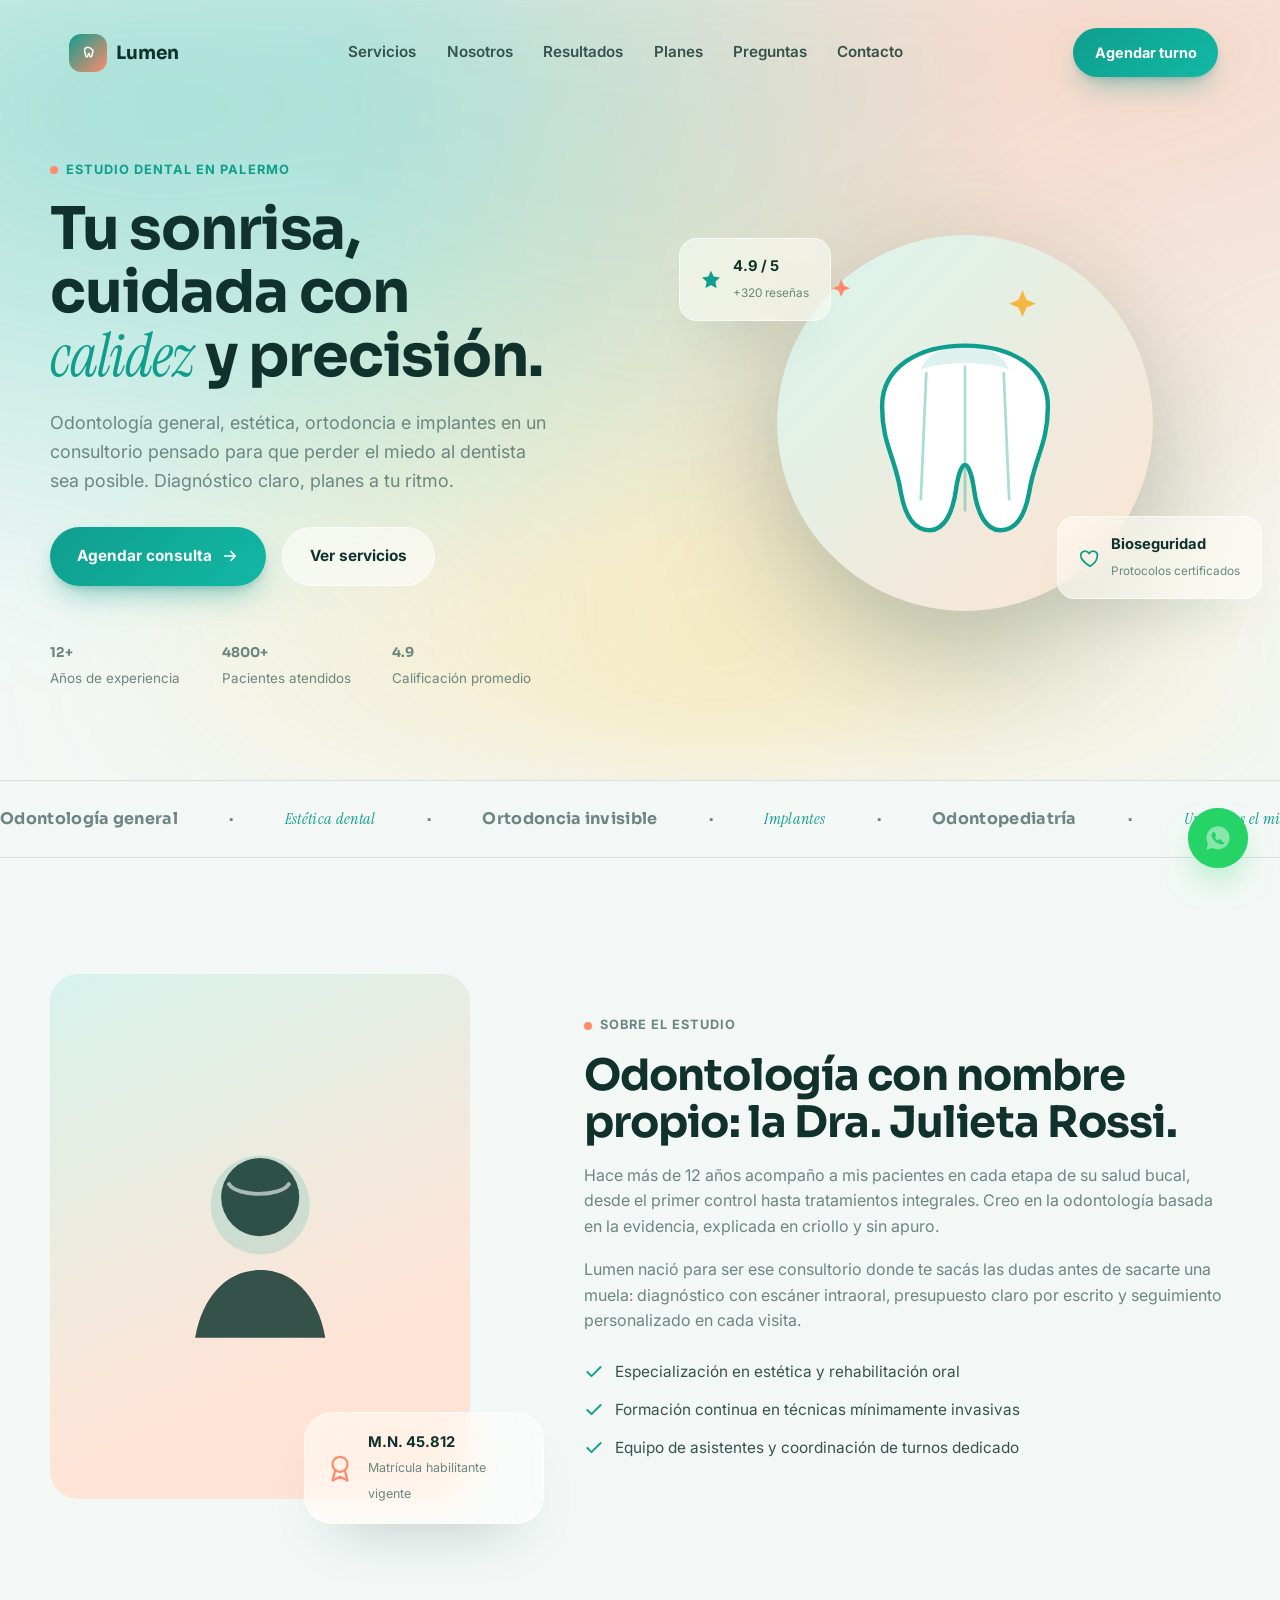
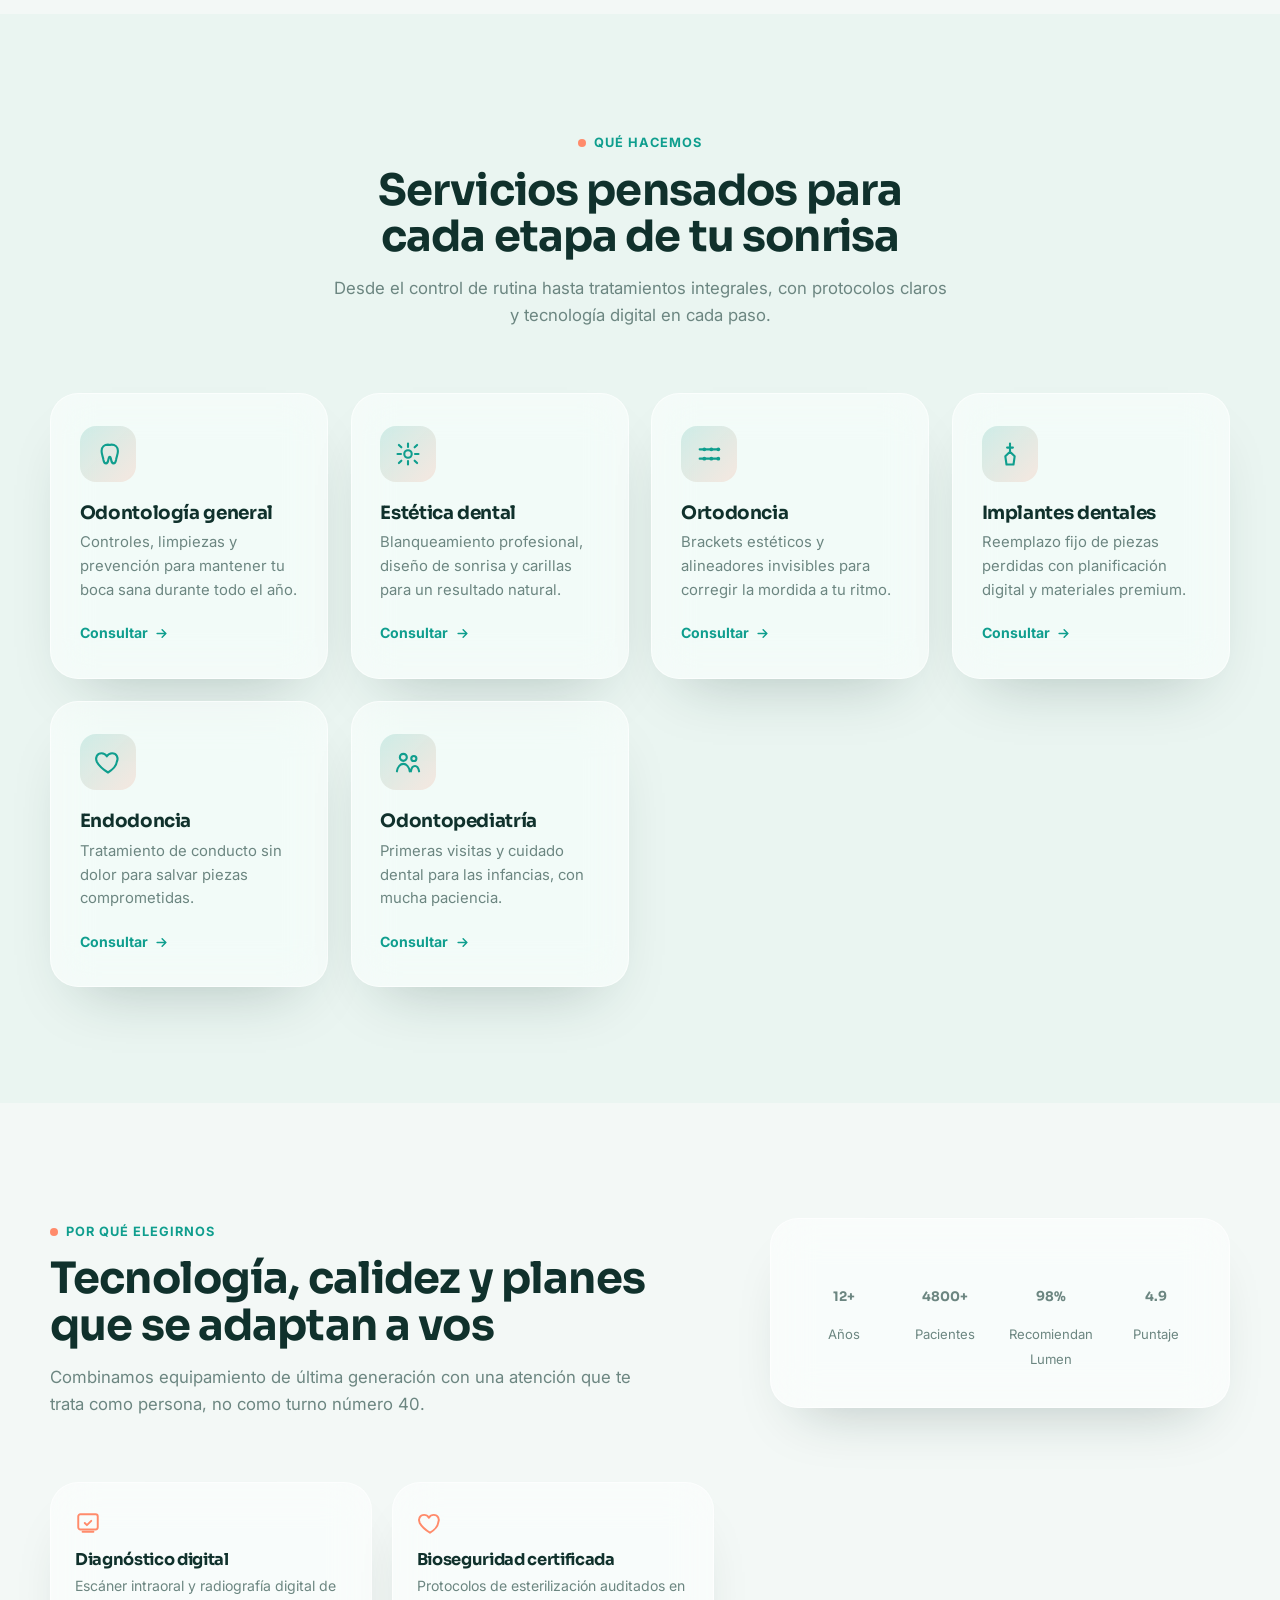
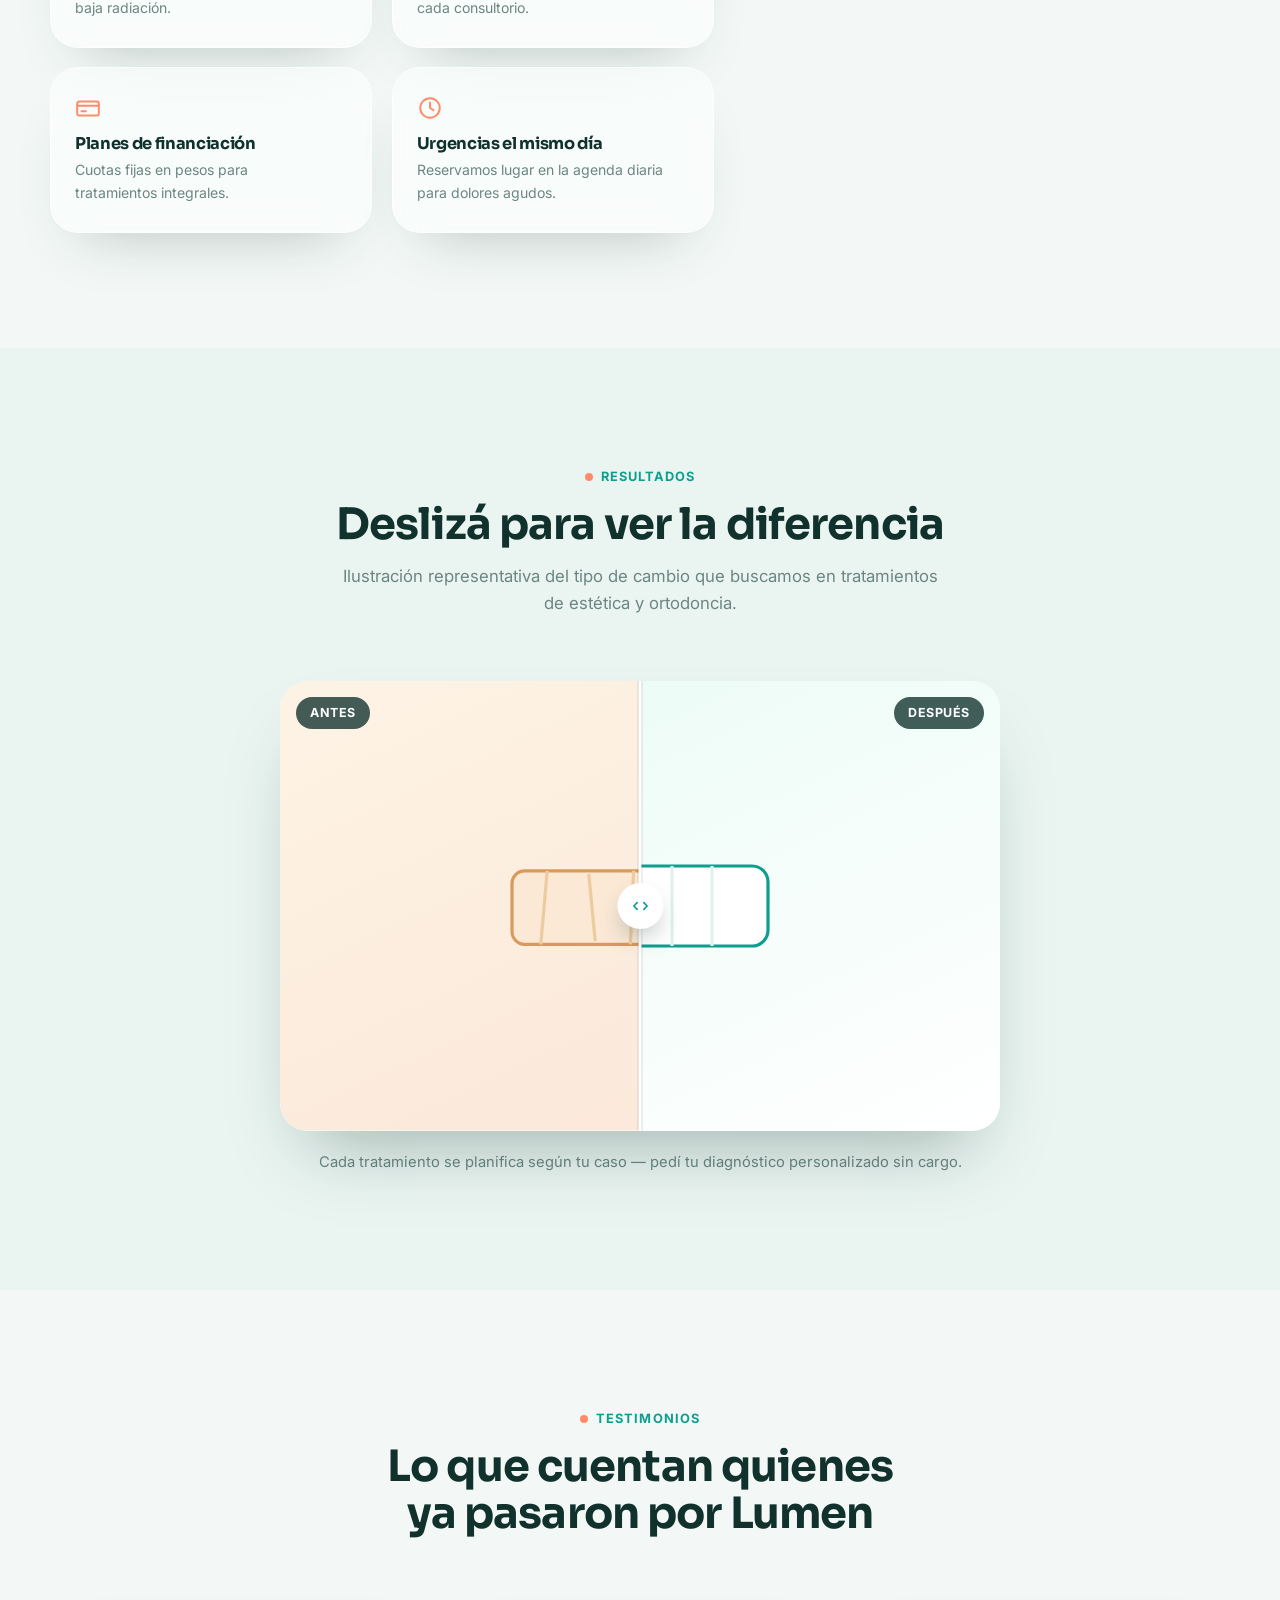
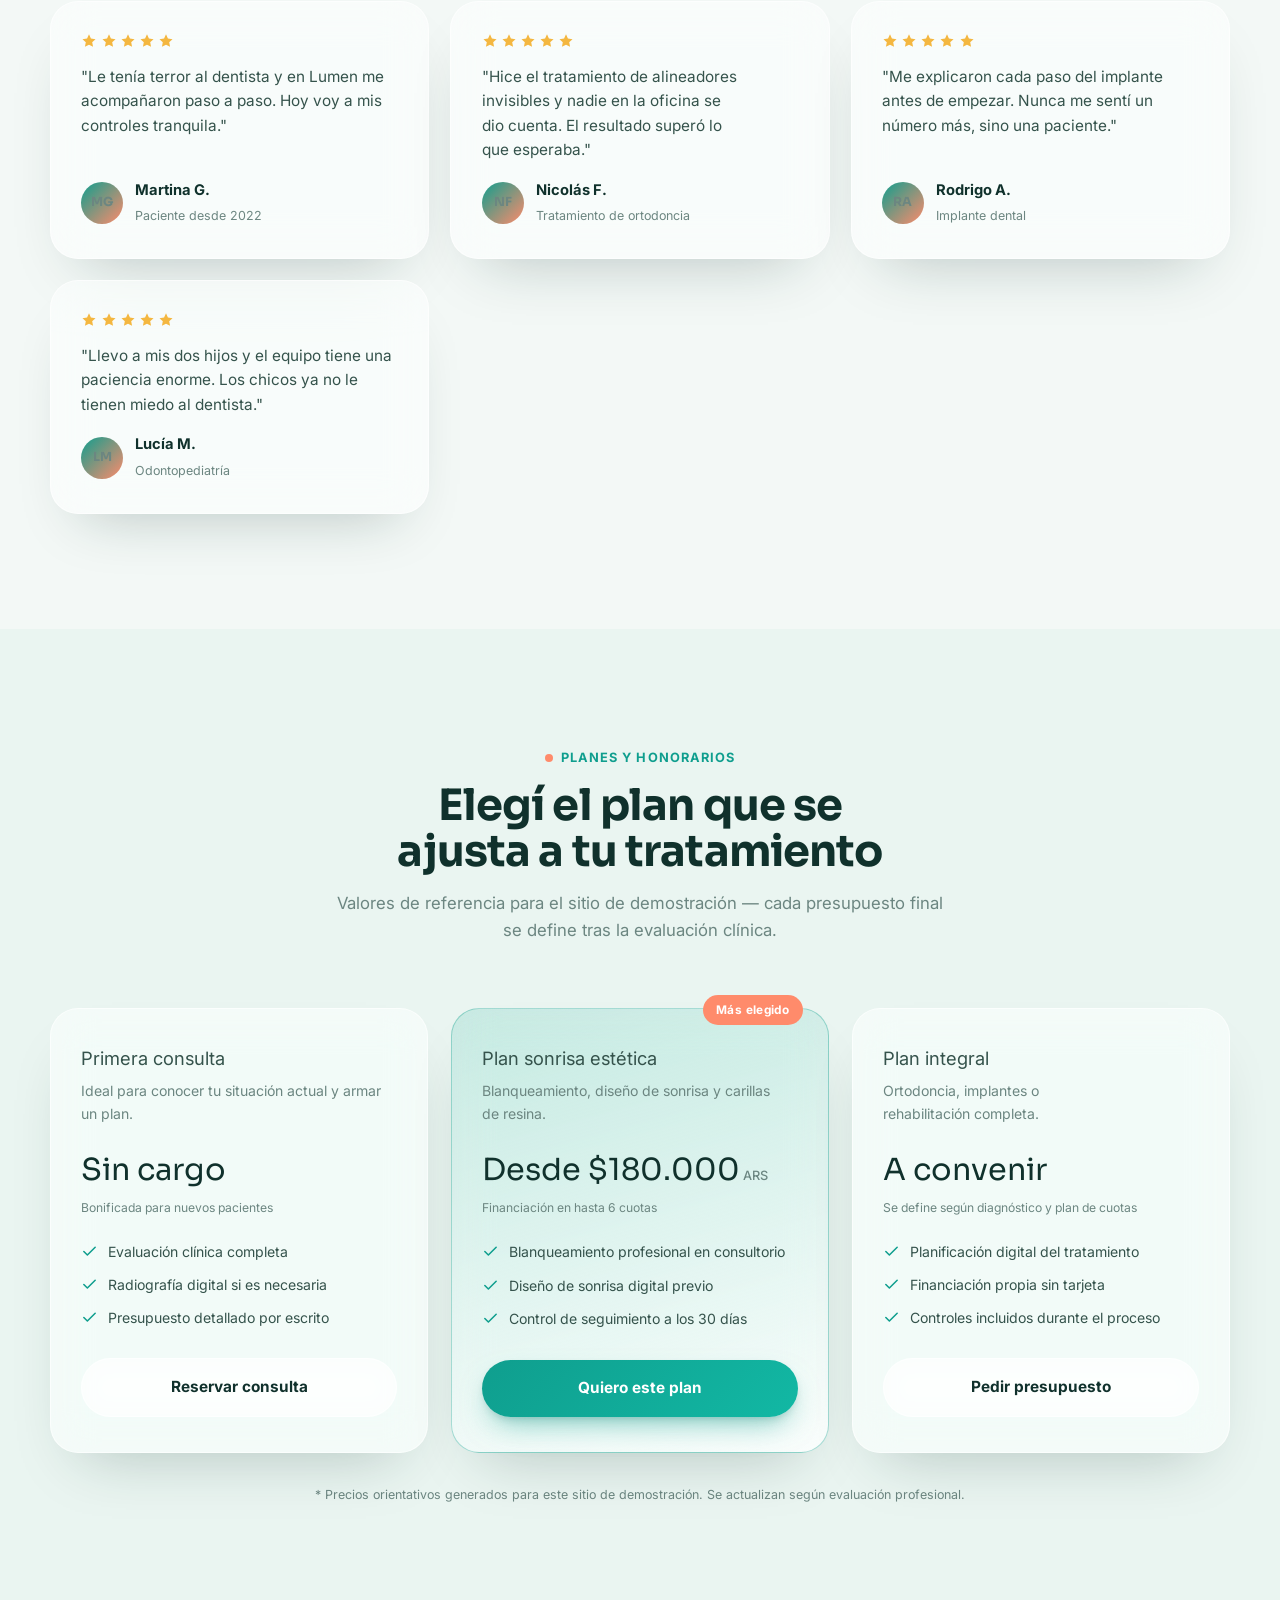
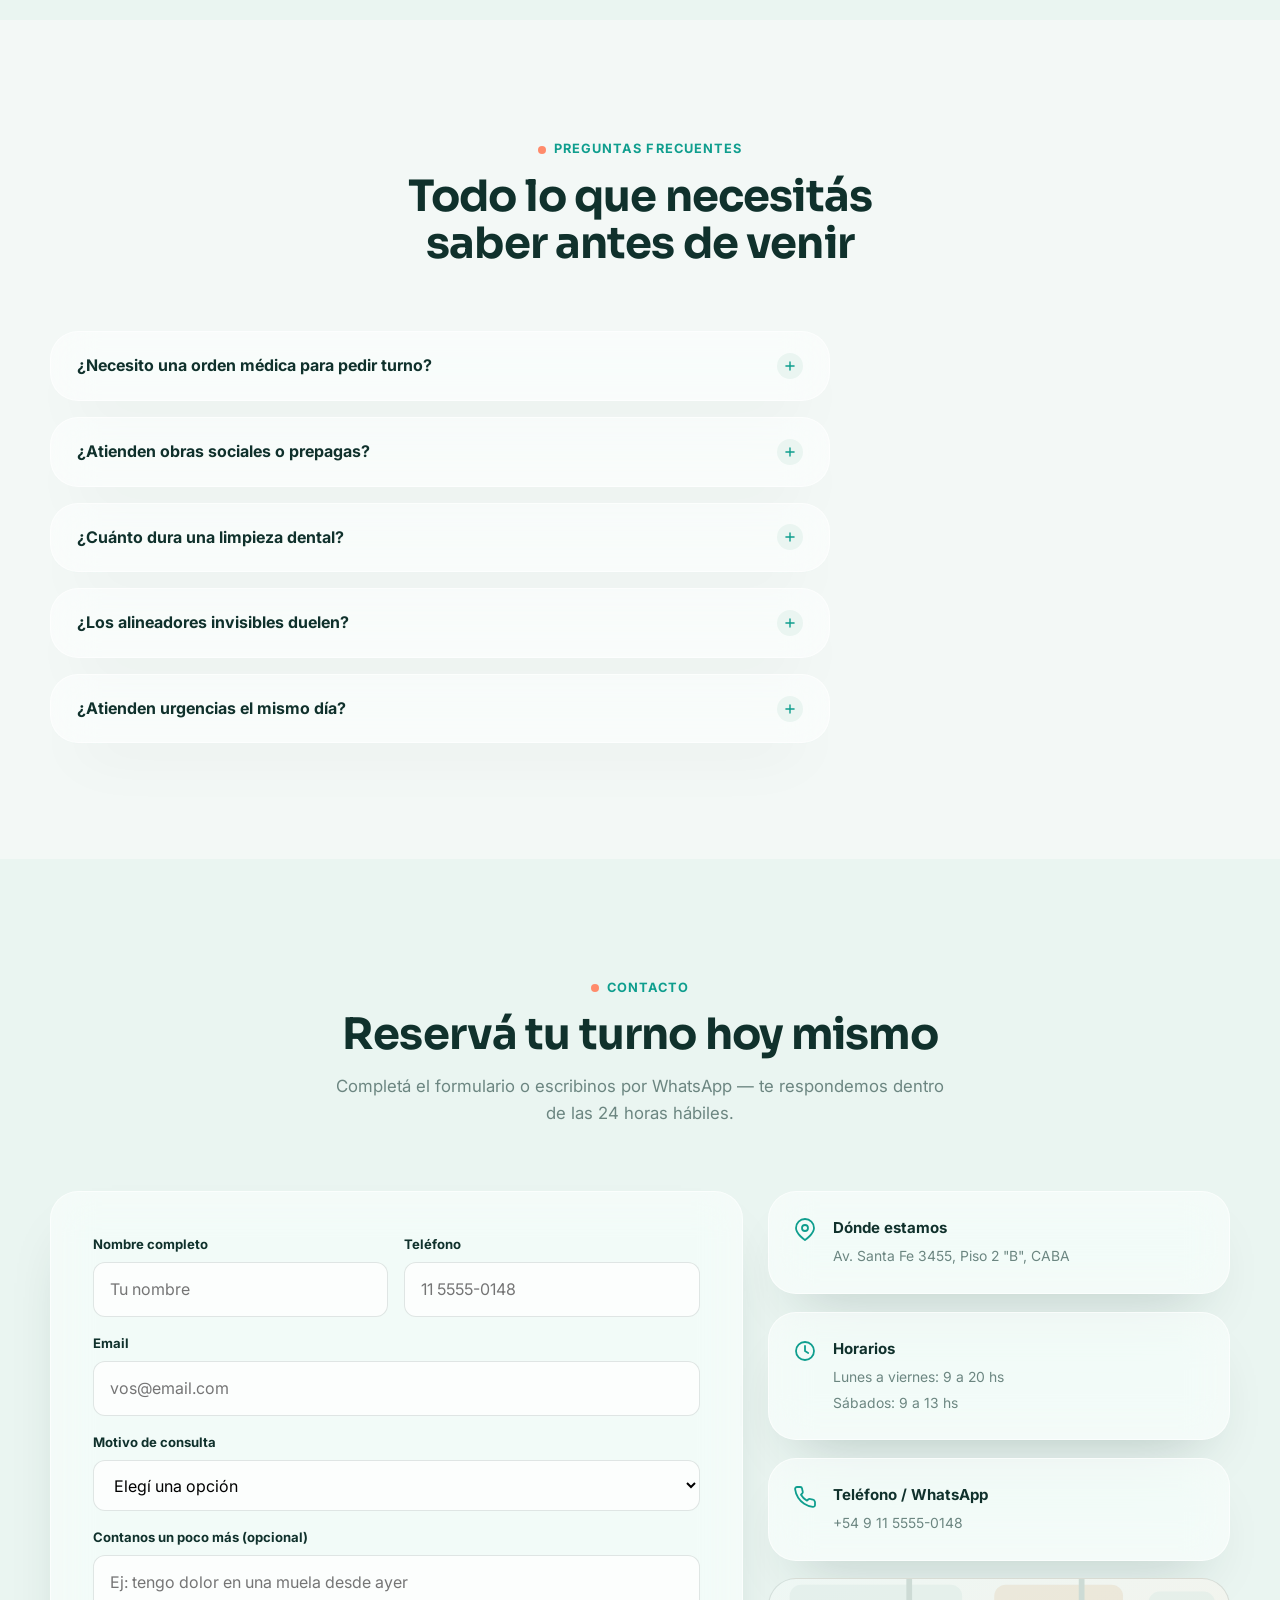
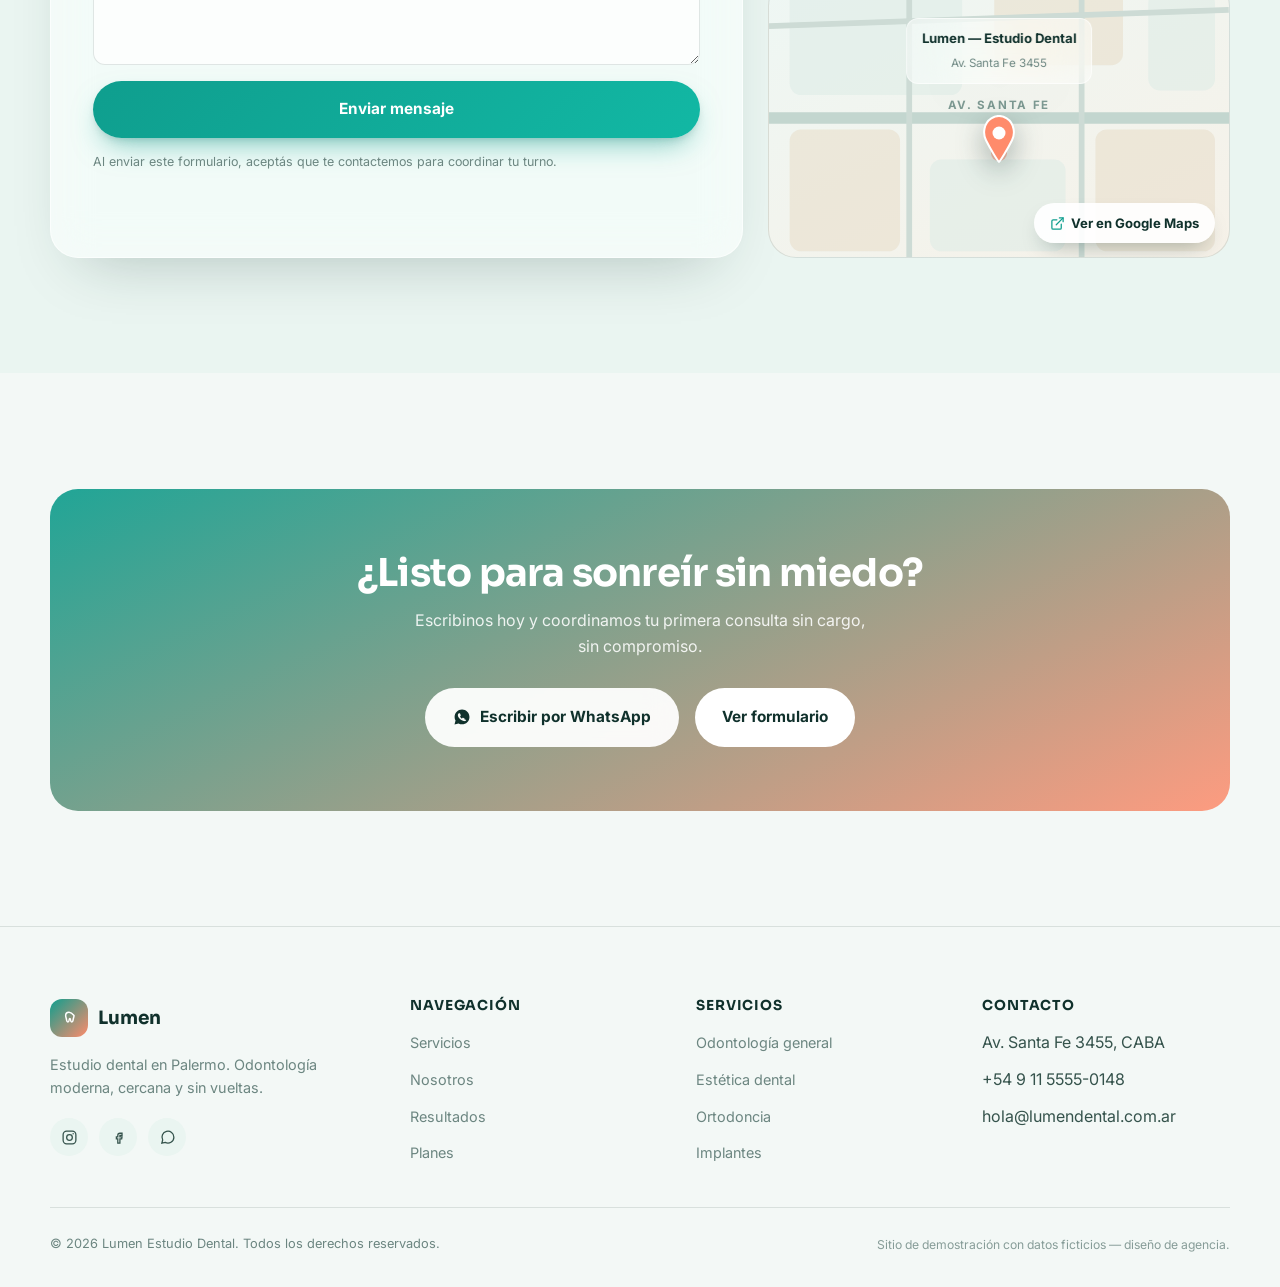
<file: lumen-dental/index.html>
<!DOCTYPE html>
<html lang="es-AR">
<head>
<meta charset="UTF-8">
<meta name="viewport" content="width=device-width, initial-scale=1.0">
<title>Lumen — Estudio Dental en Palermo | Odontología moderna</title>
<meta name="description" content="Lumen Estudio Dental: odontología general, estética, ortodoncia e implantes con tecnología de última generación en Palermo, Buenos Aires. Pedí tu turno.">
<link rel="icon" href="data:image/svg+xml,%3Csvg xmlns='http://www.w3.org/2000/svg' viewBox='0 0 32 32'%3E%3Crect width='32' height='32' rx='9' fill='%230f9e8e'/%3E%3Cpath d='M16 8c-3 0-5 2-5 5 0 3 1 4 1.4 7.3.2 1.6.9 2.7 2 2.7s1.6-1.4 1.9-3.4c.2-1.2.4-2 .7-2s.5.8.7 2c.3 2 .8 3.4 1.9 3.4s1.8-1.1 2-2.7C21.6 19 22 18 22 15c0-3-2-5-5-5-.4 0-.7.1-1 .2-.3-.1-.6-.2-1-.2Z' fill='%23fff'/%3E%3C/svg%3E">

<link rel="preconnect" href="https://fonts.googleapis.com">
<link rel="preconnect" href="https://fonts.gstatic.com" crossorigin>
<link rel="stylesheet" href="https://fonts.googleapis.com/css2?family=Sora:wght@400;600;700;800&family=Instrument+Serif:ital@1&family=Inter:wght@400;500;600;700;800&display=swap">

<link rel="stylesheet" href="styles.css?v=20260907">
</head>
<body>
<a class="skip-link" href="#contenido">Saltar al contenido</a>

<!-- ================= NAV ================= -->
<header class="nav" data-nav>
  <div class="nav-inner">
    <div class="nav-shell">
      <a href="#inicio" class="logo">
        <span class="logo-mark">
          <svg viewBox="0 0 24 24" fill="none" stroke="#fff" stroke-width="1.8" stroke-linecap="round" stroke-linejoin="round"><path d="M12 5c-2.2 0-4 1.4-4 3.9 0 2.3.8 3 1.1 5.6.2 1.3.7 2.2 1.6 2.2s1.3-1 1.5-2.6c.1-.9.3-1.5.8-1.5s.7.6.8 1.5c.2 1.6.6 2.6 1.5 2.6s1.4-.9 1.6-2.2c.3-2.6 1.1-3.3 1.1-5.6C16 6.4 14.2 5 12 5Z"/></svg>
        </span>
        Lumen
      </a>
      <nav class="nav-links" aria-label="Navegación principal">
        <a class="nav-link" href="#servicios">Servicios</a>
        <a class="nav-link" href="#sobre-mi">Nosotros</a>
        <a class="nav-link" href="#resultados">Resultados</a>
        <a class="nav-link" href="#planes">Planes</a>
        <a class="nav-link" href="#preguntas">Preguntas</a>
        <a class="nav-link" href="#contacto">Contacto</a>
      </nav>
      <div class="nav-actions">
        <a class="btn btn-primary" data-magnetic data-whatsapp-link href="#contacto">Agendar turno</a>
        <button class="nav-toggle" aria-label="Abrir menú" aria-expanded="false" data-nav-toggle>
          <svg class="icon-menu" viewBox="0 0 24 24" fill="none" stroke="currentColor" stroke-width="2" stroke-linecap="round"><path d="M4 7h16M4 12h16M4 17h16"/></svg>
          <svg class="icon-close" viewBox="0 0 24 24" fill="none" stroke="currentColor" stroke-width="2" stroke-linecap="round"><path d="M6 6l12 12M18 6L6 18"/></svg>
        </button>
      </div>
    </div>
  </div>
</header>

<div class="nav-mobile" data-nav-mobile>
  <a href="#servicios">Servicios</a>
  <a href="#sobre-mi">Nosotros</a>
  <a href="#resultados">Resultados</a>
  <a href="#planes">Planes</a>
  <a href="#preguntas">Preguntas</a>
  <a href="#contacto">Contacto</a>
  <a class="btn btn-primary" href="#contacto">Agendar turno</a>
</div>

<main id="contenido">

  <!-- ================= HERO ================= -->
  <section class="hero" id="inicio">
    <div class="hero-mesh" aria-hidden="true"></div>
    <div class="container hero-grid">
      <div class="hero-copy">
        <p class="kicker">Estudio dental en Palermo</p>
        <h1 class="hero-title">Tu sonrisa, cuidada con <em>calidez</em> y precisión.</h1>
        <p class="hero-sub">Odontología general, estética, ortodoncia e implantes en un consultorio pensado para que perder el miedo al dentista sea posible. Diagnóstico claro, planes a tu ritmo.</p>
        <div class="hero-actions">
          <a class="btn btn-primary" data-magnetic data-whatsapp-link href="#contacto">
            Agendar consulta
            <svg viewBox="0 0 24 24" fill="none" stroke="currentColor" stroke-width="2.2" stroke-linecap="round" stroke-linejoin="round"><path d="M5 12h14M13 6l6 6-6 6"/></svg>
          </a>
          <a class="btn btn-ghost" data-magnetic href="#servicios">Ver servicios</a>
        </div>
        <div class="hero-trust" data-reveal>
          <div class="hero-trust-item"><strong><span data-count-to="12" data-suffix="+">12+</span></strong><span>Años de experiencia</span></div>
          <div class="hero-trust-item"><strong><span data-count-to="4800" data-suffix="+">4800+</span></strong><span>Pacientes atendidos</span></div>
          <div class="hero-trust-item"><strong><span data-count-to="4.9" data-decimals="1">4.9</span></strong><span>Calificación promedio</span></div>
        </div>
      </div>
      <div class="hero-visual">
        <div class="hero-illustration">
          <svg viewBox="0 0 380 380" fill="none" xmlns="http://www.w3.org/2000/svg" role="img" aria-label="Ilustración de una sonrisa saludable">
            <circle cx="190" cy="190" r="170" fill="url(#g1)"/>
            <defs>
              <linearGradient id="g1" x1="20" y1="20" x2="360" y2="360" gradientUnits="userSpaceOnUse">
                <stop stop-color="#d7f6ee"/><stop offset="1" stop-color="#ffe3d2"/>
              </linearGradient>
            </defs>
            <g transform="translate(95,120)">
              <path d="M95 0C55 0 20 18 20 55c0 34 12 46 17 78 4 22 13 34 26 34s21-15 24-38c2-13 5-21 8-21s6 8 8 21c3 23 11 38 24 38s22-12 26-34c5-32 17-44 17-78C170 18 135 0 95 0Z" fill="#ffffff" stroke="#0f9e8e" stroke-width="4" stroke-linejoin="round"/>
              <path d="M95 0C75 0 60 8 55 22c8-4 22-6 40-6s32 2 40 6C130 8 115 0 95 0Z" fill="#0f9e8e" opacity=".14"/>
              <line x1="95" y1="18" x2="95" y2="150" stroke="#0f9e8e" stroke-width="2.5" opacity=".35"/>
              <line x1="60" y1="24" x2="55" y2="140" stroke="#0f9e8e" stroke-width="2.5" opacity=".35"/>
              <line x1="130" y1="24" x2="135" y2="140" stroke="#0f9e8e" stroke-width="2.5" opacity=".35"/>
            </g>
            <g transform="translate(230,70)">
              <path d="M12 0l3.6 8.4L24 12l-8.4 3.6L12 24l-3.6-8.4L0 12l8.4-3.6Z" fill="#f4b740"/>
            </g>
            <g transform="translate(70,60)">
              <path d="M8 0l2.4 5.6L16 8l-5.6 2.4L8 16l-2.4-5.6L0 8l5.6-2.4Z" fill="#ff8b6b"/>
            </g>
          </svg>
        </div>
        <div class="hero-badge glass-card badge-rating">
          <svg viewBox="0 0 24 24" fill="currentColor"><path d="M12 2l2.9 6.3 6.9.9-5 4.8 1.3 6.8L12 17.6 5.9 20.8l1.3-6.8-5-4.8 6.9-.9L12 2Z"/></svg>
          <div><strong>4.9 / 5</strong><span>+320 reseñas</span></div>
        </div>
        <div class="hero-badge glass-card badge-care">
          <svg viewBox="0 0 24 24" fill="none" stroke="currentColor" stroke-width="2" stroke-linecap="round" stroke-linejoin="round"><path d="M12 21s-7-4.4-9.5-9C.7 8.3 2.7 4.5 6.5 4.5c2 0 3.6 1.1 4.5 2.6.9-1.5 2.5-2.6 4.5-2.6 3.8 0 5.8 3.8 4 7.5C19 16.6 12 21 12 21Z"/></svg>
          <div><strong>Bioseguridad</strong><span>Protocolos certificados</span></div>
        </div>
      </div>
    </div>
  </section>

  <!-- ================= TRUST STRIP ================= -->
  <div class="trust-strip">
    <div class="marquee" aria-hidden="true">
      <div class="marquee-group">
        <span>Odontología general</span><span>·</span>
        <span><em>Estética dental</em></span><span>·</span>
        <span>Ortodoncia invisible</span><span>·</span>
        <span><em>Implantes</em></span><span>·</span>
        <span>Odontopediatría</span><span>·</span>
        <span><em>Urgencias el mismo día</em></span><span>·</span>
      </div>
      <div class="marquee-group">
        <span>Odontología general</span><span>·</span>
        <span><em>Estética dental</em></span><span>·</span>
        <span>Ortodoncia invisible</span><span>·</span>
        <span><em>Implantes</em></span><span>·</span>
        <span>Odontopediatría</span><span>·</span>
        <span><em>Urgencias el mismo día</em></span><span>·</span>
      </div>
    </div>
  </div>

  <!-- ================= ABOUT ================= -->
  <section class="section" id="sobre-mi">
    <div class="container about-grid">
      <div class="about-visual" data-reveal>
        <div class="about-portrait">
          <svg viewBox="0 0 200 200" fill="none">
            <circle cx="100" cy="76" r="38" fill="#0f9e8e" opacity=".16"/>
            <circle cx="100" cy="70" r="30" fill="#123832" opacity=".85"/>
            <path d="M50 178c6-34 26-52 50-52s44 18 50 52" fill="#123832" opacity=".85"/>
            <path d="M76 60c6 10 40 10 46 0" stroke="#fff" stroke-width="3" stroke-linecap="round" fill="none" opacity=".6"/>
          </svg>
        </div>
        <div class="about-cred glass-card">
          <svg viewBox="0 0 24 24" fill="none" stroke="currentColor" stroke-width="1.8" stroke-linecap="round" stroke-linejoin="round"><path d="M12 15a6 6 0 1 0 0-12 6 6 0 0 0 0 12Z"/><path d="M8.2 13.5 6 22l6-3 6 3-2.2-8.5"/></svg>
          <div><strong>M.N. 45.812</strong><span>Matrícula habilitante vigente</span></div>
        </div>
      </div>
      <div class="about-copy" data-reveal>
        <p class="kicker">Sobre el estudio</p>
        <h2 class="section-title">Odontología con nombre propio: la Dra. Julieta Rossi.</h2>
        <p>Hace más de 12 años acompaño a mis pacientes en cada etapa de su salud bucal, desde el primer control hasta tratamientos integrales. Creo en la odontología basada en la evidencia, explicada en criollo y sin apuro.</p>
        <p>Lumen nació para ser ese consultorio donde te sacás las dudas antes de sacarte una muela: diagnóstico con escáner intraoral, presupuesto claro por escrito y seguimiento personalizado en cada visita.</p>
        <ul class="about-list">
          <li>
            <svg viewBox="0 0 24 24" fill="none" stroke="currentColor" stroke-width="2.2" stroke-linecap="round" stroke-linejoin="round"><path d="M20 6 9 17l-5-5"/></svg>
            Especialización en estética y rehabilitación oral
          </li>
          <li>
            <svg viewBox="0 0 24 24" fill="none" stroke="currentColor" stroke-width="2.2" stroke-linecap="round" stroke-linejoin="round"><path d="M20 6 9 17l-5-5"/></svg>
            Formación continua en técnicas mínimamente invasivas
          </li>
          <li>
            <svg viewBox="0 0 24 24" fill="none" stroke="currentColor" stroke-width="2.2" stroke-linecap="round" stroke-linejoin="round"><path d="M20 6 9 17l-5-5"/></svg>
            Equipo de asistentes y coordinación de turnos dedicado
          </li>
        </ul>
      </div>
    </div>
  </section>

  <!-- ================= SERVICES ================= -->
  <section class="section" id="servicios" style="background:var(--bg-soft)">
    <div class="container">
      <div class="section-head is-center" data-reveal>
        <p class="kicker">Qué hacemos</p>
        <h2 class="section-title">Servicios pensados para cada etapa de tu sonrisa</h2>
        <p class="section-sub">Desde el control de rutina hasta tratamientos integrales, con protocolos claros y tecnología digital en cada paso.</p>
      </div>
      <div class="services-grid">

        <article class="glass-card service-card" data-reveal>
          <div class="service-icon">
            <svg viewBox="0 0 24 24" fill="none" stroke="currentColor" stroke-width="1.8" stroke-linecap="round" stroke-linejoin="round"><path d="M12 4c-3 0-5.5 2-5.5 5.4 0 3.2 1.1 4.2 1.6 7.7.3 1.7 1 2.9 2.2 2.9 1.1 0 1.8-1.4 2.1-3.5.2-1.3.5-2.1 1.1-2.1s.9.8 1.1 2.1c.3 2.1 1 3.5 2.1 3.5 1.2 0 1.9-1.2 2.2-2.9.5-3.5 1.6-4.5 1.6-7.7C20.5 6 18 4 15 4c-.6 0-1.1.1-1.5.3A4 4 0 0 0 12 4Z"/></svg>
          </div>
          <h3>Odontología general</h3>
          <p>Controles, limpiezas y prevención para mantener tu boca sana durante todo el año.</p>
          <a class="service-link" href="#contacto">Consultar <svg viewBox="0 0 24 24" fill="none" stroke="currentColor" stroke-width="2.4" stroke-linecap="round" stroke-linejoin="round"><path d="M5 12h14M13 6l6 6-6 6"/></svg></a>
        </article>

        <article class="glass-card service-card" data-reveal>
          <div class="service-icon">
            <svg viewBox="0 0 24 24" fill="none" stroke="currentColor" stroke-width="1.8" stroke-linecap="round" stroke-linejoin="round"><path d="M12 3v3M12 18v3M4.2 4.2l2.1 2.1M17.7 17.7l2.1 2.1M3 12h3M18 12h3M4.2 19.8l2.1-2.1M17.7 6.3l2.1-2.1"/><circle cx="12" cy="12" r="3.2"/></svg>
          </div>
          <h3>Estética dental</h3>
          <p>Blanqueamiento profesional, diseño de sonrisa y carillas para un resultado natural.</p>
          <a class="service-link" href="#contacto">Consultar <svg viewBox="0 0 24 24" fill="none" stroke="currentColor" stroke-width="2.4" stroke-linecap="round" stroke-linejoin="round"><path d="M5 12h14M13 6l6 6-6 6"/></svg></a>
        </article>

        <article class="glass-card service-card" data-reveal>
          <div class="service-icon">
            <svg viewBox="0 0 24 24" fill="none" stroke="currentColor" stroke-width="1.8" stroke-linecap="round" stroke-linejoin="round"><path d="M4 8h16M4 16h16"/><circle cx="8" cy="8" r="1.6" fill="currentColor" stroke="none"/><circle cx="14" cy="8" r="1.6" fill="currentColor" stroke="none"/><circle cx="20" cy="8" r="1.6" fill="currentColor" stroke="none"/><circle cx="8" cy="16" r="1.6" fill="currentColor" stroke="none"/><circle cx="14" cy="16" r="1.6" fill="currentColor" stroke="none"/><circle cx="20" cy="16" r="1.6" fill="currentColor" stroke="none"/></svg>
          </div>
          <h3>Ortodoncia</h3>
          <p>Brackets estéticos y alineadores invisibles para corregir la mordida a tu ritmo.</p>
          <a class="service-link" href="#contacto">Consultar <svg viewBox="0 0 24 24" fill="none" stroke="currentColor" stroke-width="2.4" stroke-linecap="round" stroke-linejoin="round"><path d="M5 12h14M13 6l6 6-6 6"/></svg></a>
        </article>

        <article class="glass-card service-card" data-reveal>
          <div class="service-icon">
            <svg viewBox="0 0 24 24" fill="none" stroke="currentColor" stroke-width="1.8" stroke-linecap="round" stroke-linejoin="round"><path d="M12 3v7M9.5 6.5l5 0M12 10l-4 4 1 7h6l1-7-4-4Z"/></svg>
          </div>
          <h3>Implantes dentales</h3>
          <p>Reemplazo fijo de piezas perdidas con planificación digital y materiales premium.</p>
          <a class="service-link" href="#contacto">Consultar <svg viewBox="0 0 24 24" fill="none" stroke="currentColor" stroke-width="2.4" stroke-linecap="round" stroke-linejoin="round"><path d="M5 12h14M13 6l6 6-6 6"/></svg></a>
        </article>

        <article class="glass-card service-card" data-reveal>
          <div class="service-icon">
            <svg viewBox="0 0 24 24" fill="none" stroke="currentColor" stroke-width="1.8" stroke-linecap="round" stroke-linejoin="round"><path d="M12 21s-7-4.4-9.5-9C.7 8.3 2.7 4.5 6.5 4.5c2 0 3.6 1.1 4.5 2.6.9-1.5 2.5-2.6 4.5-2.6 3.8 0 5.8 3.8 4 7.5C19 16.6 12 21 12 21Z"/></svg>
          </div>
          <h3>Endodoncia</h3>
          <p>Tratamiento de conducto sin dolor para salvar piezas comprometidas.</p>
          <a class="service-link" href="#contacto">Consultar <svg viewBox="0 0 24 24" fill="none" stroke="currentColor" stroke-width="2.4" stroke-linecap="round" stroke-linejoin="round"><path d="M5 12h14M13 6l6 6-6 6"/></svg></a>
        </article>

        <article class="glass-card service-card" data-reveal>
          <div class="service-icon">
            <svg viewBox="0 0 24 24" fill="none" stroke="currentColor" stroke-width="1.8" stroke-linecap="round" stroke-linejoin="round"><circle cx="8" cy="8" r="3"/><circle cx="17" cy="9" r="2.2"/><path d="M2.5 20c.6-4 3-6.4 5.5-6.4s4.9 2.4 5.5 6.4M14.5 20c.4-2.8 1.9-4.6 3.5-4.6s3 1.8 3.5 4.6"/></svg>
          </div>
          <h3>Odontopediatría</h3>
          <p>Primeras visitas y cuidado dental para las infancias, con mucha paciencia.</p>
          <a class="service-link" href="#contacto">Consultar <svg viewBox="0 0 24 24" fill="none" stroke="currentColor" stroke-width="2.4" stroke-linecap="round" stroke-linejoin="round"><path d="M5 12h14M13 6l6 6-6 6"/></svg></a>
        </article>

      </div>
    </div>
  </section>

  <!-- ================= WHY US ================= -->
  <section class="section" id="por-que-elegirnos">
    <div class="container why-wrap">
      <div>
        <div class="section-head" data-reveal>
          <p class="kicker">Por qué elegirnos</p>
          <h2 class="section-title">Tecnología, calidez y planes que se adaptan a vos</h2>
          <p class="section-sub">Combinamos equipamiento de última generación con una atención que te trata como persona, no como turno número 40.</p>
        </div>
        <div class="why-grid">
          <div class="glass-card why-card" data-reveal>
            <svg viewBox="0 0 24 24" fill="none" stroke="currentColor" stroke-width="1.8" stroke-linecap="round" stroke-linejoin="round"><rect x="3" y="4" width="18" height="14" rx="2"/><path d="M7 20h10M9 12l2 2 4-4"/></svg>
            <h3>Diagnóstico digital</h3>
            <p>Escáner intraoral y radiografía digital de baja radiación.</p>
          </div>
          <div class="glass-card why-card" data-reveal>
            <svg viewBox="0 0 24 24" fill="none" stroke="currentColor" stroke-width="1.8" stroke-linecap="round" stroke-linejoin="round"><path d="M12 21s-7-4.4-9.5-9C.7 8.3 2.7 4.5 6.5 4.5c2 0 3.6 1.1 4.5 2.6.9-1.5 2.5-2.6 4.5-2.6 3.8 0 5.8 3.8 4 7.5C19 16.6 12 21 12 21Z"/></svg>
            <h3>Bioseguridad certificada</h3>
            <p>Protocolos de esterilización auditados en cada consultorio.</p>
          </div>
          <div class="glass-card why-card" data-reveal>
            <svg viewBox="0 0 24 24" fill="none" stroke="currentColor" stroke-width="1.8" stroke-linecap="round" stroke-linejoin="round"><rect x="2" y="6" width="20" height="13" rx="2"/><path d="M2 10h20M6 15h4"/></svg>
            <h3>Planes de financiación</h3>
            <p>Cuotas fijas en pesos para tratamientos integrales.</p>
          </div>
          <div class="glass-card why-card" data-reveal>
            <svg viewBox="0 0 24 24" fill="none" stroke="currentColor" stroke-width="1.8" stroke-linecap="round" stroke-linejoin="round"><circle cx="12" cy="12" r="9"/><path d="M12 7v5l3.2 2"/></svg>
            <h3>Urgencias el mismo día</h3>
            <p>Reservamos lugar en la agenda diaria para dolores agudos.</p>
          </div>
        </div>
      </div>
      <div class="glass-card stats-panel" data-reveal>
        <div class="stat"><strong><span data-count-to="12" data-suffix="+">12+</span></strong><span>Años</span></div>
        <div class="stat"><strong><span data-count-to="4800" data-suffix="+">4800+</span></strong><span>Pacientes</span></div>
        <div class="stat"><strong><span data-count-to="98" data-suffix="%">98%</span></strong><span>Recomiendan Lumen</span></div>
        <div class="stat"><strong><span data-count-to="4.9" data-decimals="1">4.9</span></strong><span>Puntaje</span></div>
      </div>
    </div>
  </section>

  <!-- ================= BEFORE / AFTER ================= -->
  <section class="section" id="resultados" style="background:var(--bg-soft)">
    <div class="container">
      <div class="section-head is-center" data-reveal>
        <p class="kicker">Resultados</p>
        <h2 class="section-title">Deslizá para ver la diferencia</h2>
        <p class="section-sub">Ilustración representativa del tipo de cambio que buscamos en tratamientos de estética y ortodoncia.</p>
      </div>
      <div class="compare" data-reveal>
        <div class="compare-figure compare-after">
          <svg viewBox="0 0 200 120" fill="none">
            <rect x="20" y="35" width="160" height="50" rx="10" fill="#ffffff" stroke="#0f9e8e" stroke-width="2"/>
            <line x1="45" y1="35" x2="45" y2="85" stroke="#dff3ee" stroke-width="2"/>
            <line x1="70" y1="35" x2="70" y2="85" stroke="#dff3ee" stroke-width="2"/>
            <line x1="95" y1="35" x2="95" y2="85" stroke="#dff3ee" stroke-width="2"/>
            <line x1="120" y1="35" x2="120" y2="85" stroke="#dff3ee" stroke-width="2"/>
            <line x1="145" y1="35" x2="145" y2="85" stroke="#dff3ee" stroke-width="2"/>
          </svg>
          <span class="compare-label label-after">Después</span>
        </div>
        <div class="compare-figure compare-before">
          <svg viewBox="0 0 200 120" fill="none">
            <rect x="20" y="38" width="160" height="46" rx="8" fill="#fbe9d6" stroke="#d99a5c" stroke-width="2"/>
            <line x1="42" y1="38" x2="38" y2="84" stroke="#eccba0" stroke-width="2"/>
            <line x1="68" y1="40" x2="72" y2="82" stroke="#eccba0" stroke-width="2"/>
            <line x1="96" y1="38" x2="94" y2="84" stroke="#eccba0" stroke-width="2"/>
            <line x1="122" y1="41" x2="126" y2="81" stroke="#eccba0" stroke-width="2"/>
            <line x1="148" y1="38" x2="144" y2="84" stroke="#eccba0" stroke-width="2"/>
          </svg>
          <span class="compare-label">Antes</span>
        </div>
        <div class="compare-handle" aria-hidden="true">
          <div class="compare-grip">
            <svg viewBox="0 0 24 24" fill="none" stroke="currentColor" stroke-width="2" stroke-linecap="round" stroke-linejoin="round"><path d="M8 8 4 12l4 4M16 8l4 4-4 4"/></svg>
          </div>
        </div>
        <input class="compare-range" type="range" min="0" max="100" value="50" aria-label="Deslizar para comparar antes y después">
      </div>
      <p class="compare-caption">Cada tratamiento se planifica según tu caso — pedí tu diagnóstico personalizado sin cargo.</p>
    </div>
  </section>

  <!-- ================= TESTIMONIALS ================= -->
  <section class="section" id="testimonios">
    <div class="container">
      <div class="section-head is-center" data-reveal>
        <p class="kicker">Testimonios</p>
        <h2 class="section-title">Lo que cuentan quienes ya pasaron por Lumen</h2>
      </div>
      <div class="testi-grid">

        <div class="glass-card testi-card" data-reveal>
          <div class="testi-stars" aria-hidden="true">
            <svg viewBox="0 0 24 24" fill="currentColor"><path d="M12 2l2.9 6.3 6.9.9-5 4.8 1.3 6.8L12 17.6 5.9 20.8l1.3-6.8-5-4.8 6.9-.9L12 2Z"/></svg>
            <svg viewBox="0 0 24 24" fill="currentColor"><path d="M12 2l2.9 6.3 6.9.9-5 4.8 1.3 6.8L12 17.6 5.9 20.8l1.3-6.8-5-4.8 6.9-.9L12 2Z"/></svg>
            <svg viewBox="0 0 24 24" fill="currentColor"><path d="M12 2l2.9 6.3 6.9.9-5 4.8 1.3 6.8L12 17.6 5.9 20.8l1.3-6.8-5-4.8 6.9-.9L12 2Z"/></svg>
            <svg viewBox="0 0 24 24" fill="currentColor"><path d="M12 2l2.9 6.3 6.9.9-5 4.8 1.3 6.8L12 17.6 5.9 20.8l1.3-6.8-5-4.8 6.9-.9L12 2Z"/></svg>
            <svg viewBox="0 0 24 24" fill="currentColor"><path d="M12 2l2.9 6.3 6.9.9-5 4.8 1.3 6.8L12 17.6 5.9 20.8l1.3-6.8-5-4.8 6.9-.9L12 2Z"/></svg>
          </div>
          <p class="testi-quote">"Le tenía terror al dentista y en Lumen me acompañaron paso a paso. Hoy voy a mis controles tranquila."</p>
          <div class="testi-person">
            <span class="testi-avatar">MG</span>
            <div><strong>Martina G.</strong><span>Paciente desde 2022</span></div>
          </div>
        </div>

        <div class="glass-card testi-card" data-reveal>
          <div class="testi-stars" aria-hidden="true">
            <svg viewBox="0 0 24 24" fill="currentColor"><path d="M12 2l2.9 6.3 6.9.9-5 4.8 1.3 6.8L12 17.6 5.9 20.8l1.3-6.8-5-4.8 6.9-.9L12 2Z"/></svg>
            <svg viewBox="0 0 24 24" fill="currentColor"><path d="M12 2l2.9 6.3 6.9.9-5 4.8 1.3 6.8L12 17.6 5.9 20.8l1.3-6.8-5-4.8 6.9-.9L12 2Z"/></svg>
            <svg viewBox="0 0 24 24" fill="currentColor"><path d="M12 2l2.9 6.3 6.9.9-5 4.8 1.3 6.8L12 17.6 5.9 20.8l1.3-6.8-5-4.8 6.9-.9L12 2Z"/></svg>
            <svg viewBox="0 0 24 24" fill="currentColor"><path d="M12 2l2.9 6.3 6.9.9-5 4.8 1.3 6.8L12 17.6 5.9 20.8l1.3-6.8-5-4.8 6.9-.9L12 2Z"/></svg>
            <svg viewBox="0 0 24 24" fill="currentColor"><path d="M12 2l2.9 6.3 6.9.9-5 4.8 1.3 6.8L12 17.6 5.9 20.8l1.3-6.8-5-4.8 6.9-.9L12 2Z"/></svg>
          </div>
          <p class="testi-quote">"Hice el tratamiento de alineadores invisibles y nadie en la oficina se dio cuenta. El resultado superó lo que esperaba."</p>
          <div class="testi-person">
            <span class="testi-avatar">NF</span>
            <div><strong>Nicolás F.</strong><span>Tratamiento de ortodoncia</span></div>
          </div>
        </div>

        <div class="glass-card testi-card" data-reveal>
          <div class="testi-stars" aria-hidden="true">
            <svg viewBox="0 0 24 24" fill="currentColor"><path d="M12 2l2.9 6.3 6.9.9-5 4.8 1.3 6.8L12 17.6 5.9 20.8l1.3-6.8-5-4.8 6.9-.9L12 2Z"/></svg>
            <svg viewBox="0 0 24 24" fill="currentColor"><path d="M12 2l2.9 6.3 6.9.9-5 4.8 1.3 6.8L12 17.6 5.9 20.8l1.3-6.8-5-4.8 6.9-.9L12 2Z"/></svg>
            <svg viewBox="0 0 24 24" fill="currentColor"><path d="M12 2l2.9 6.3 6.9.9-5 4.8 1.3 6.8L12 17.6 5.9 20.8l1.3-6.8-5-4.8 6.9-.9L12 2Z"/></svg>
            <svg viewBox="0 0 24 24" fill="currentColor"><path d="M12 2l2.9 6.3 6.9.9-5 4.8 1.3 6.8L12 17.6 5.9 20.8l1.3-6.8-5-4.8 6.9-.9L12 2Z"/></svg>
            <svg viewBox="0 0 24 24" fill="currentColor"><path d="M12 2l2.9 6.3 6.9.9-5 4.8 1.3 6.8L12 17.6 5.9 20.8l1.3-6.8-5-4.8 6.9-.9L12 2Z"/></svg>
          </div>
          <p class="testi-quote">"Me explicaron cada paso del implante antes de empezar. Nunca me sentí un número más, sino una paciente."</p>
          <div class="testi-person">
            <span class="testi-avatar">RA</span>
            <div><strong>Rodrigo A.</strong><span>Implante dental</span></div>
          </div>
        </div>

        <div class="glass-card testi-card" data-reveal>
          <div class="testi-stars" aria-hidden="true">
            <svg viewBox="0 0 24 24" fill="currentColor"><path d="M12 2l2.9 6.3 6.9.9-5 4.8 1.3 6.8L12 17.6 5.9 20.8l1.3-6.8-5-4.8 6.9-.9L12 2Z"/></svg>
            <svg viewBox="0 0 24 24" fill="currentColor"><path d="M12 2l2.9 6.3 6.9.9-5 4.8 1.3 6.8L12 17.6 5.9 20.8l1.3-6.8-5-4.8 6.9-.9L12 2Z"/></svg>
            <svg viewBox="0 0 24 24" fill="currentColor"><path d="M12 2l2.9 6.3 6.9.9-5 4.8 1.3 6.8L12 17.6 5.9 20.8l1.3-6.8-5-4.8 6.9-.9L12 2Z"/></svg>
            <svg viewBox="0 0 24 24" fill="currentColor"><path d="M12 2l2.9 6.3 6.9.9-5 4.8 1.3 6.8L12 17.6 5.9 20.8l1.3-6.8-5-4.8 6.9-.9L12 2Z"/></svg>
            <svg viewBox="0 0 24 24" fill="currentColor"><path d="M12 2l2.9 6.3 6.9.9-5 4.8 1.3 6.8L12 17.6 5.9 20.8l1.3-6.8-5-4.8 6.9-.9L12 2Z"/></svg>
          </div>
          <p class="testi-quote">"Llevo a mis dos hijos y el equipo tiene una paciencia enorme. Los chicos ya no le tienen miedo al dentista."</p>
          <div class="testi-person">
            <span class="testi-avatar">LM</span>
            <div><strong>Lucía M.</strong><span>Odontopediatría</span></div>
          </div>
        </div>

      </div>
    </div>
  </section>

  <!-- ================= PLANS ================= -->
  <section class="section" id="planes" style="background:var(--bg-soft)">
    <div class="container">
      <div class="section-head is-center" data-reveal>
        <p class="kicker">Planes y honorarios</p>
        <h2 class="section-title">Elegí el plan que se ajusta a tu tratamiento</h2>
        <p class="section-sub">Valores de referencia para el sitio de demostración — cada presupuesto final se define tras la evaluación clínica.</p>
      </div>
      <div class="plans-grid">

        <div class="glass-card plan-card" data-reveal>
          <p class="plan-name">Primera consulta</p>
          <p class="plan-desc">Ideal para conocer tu situación actual y armar un plan.</p>
          <p class="plan-price">Sin cargo</p>
          <p class="plan-note">Bonificada para nuevos pacientes</p>
          <ul class="plan-features">
            <li><svg viewBox="0 0 24 24" fill="none" stroke="currentColor" stroke-width="2.2" stroke-linecap="round" stroke-linejoin="round"><path d="M20 6 9 17l-5-5"/></svg>Evaluación clínica completa</li>
            <li><svg viewBox="0 0 24 24" fill="none" stroke="currentColor" stroke-width="2.2" stroke-linecap="round" stroke-linejoin="round"><path d="M20 6 9 17l-5-5"/></svg>Radiografía digital si es necesaria</li>
            <li><svg viewBox="0 0 24 24" fill="none" stroke="currentColor" stroke-width="2.2" stroke-linecap="round" stroke-linejoin="round"><path d="M20 6 9 17l-5-5"/></svg>Presupuesto detallado por escrito</li>
          </ul>
          <a class="btn btn-ghost btn-block" data-whatsapp-link href="#contacto">Reservar consulta</a>
        </div>

        <div class="glass-card plan-card is-featured" data-reveal>
          <span class="plan-tag">Más elegido</span>
          <p class="plan-name">Plan sonrisa estética</p>
          <p class="plan-desc">Blanqueamiento, diseño de sonrisa y carillas de resina.</p>
          <p class="plan-price">Desde $180.000<small> ARS</small></p>
          <p class="plan-note">Financiación en hasta 6 cuotas</p>
          <ul class="plan-features">
            <li><svg viewBox="0 0 24 24" fill="none" stroke="currentColor" stroke-width="2.2" stroke-linecap="round" stroke-linejoin="round"><path d="M20 6 9 17l-5-5"/></svg>Blanqueamiento profesional en consultorio</li>
            <li><svg viewBox="0 0 24 24" fill="none" stroke="currentColor" stroke-width="2.2" stroke-linecap="round" stroke-linejoin="round"><path d="M20 6 9 17l-5-5"/></svg>Diseño de sonrisa digital previo</li>
            <li><svg viewBox="0 0 24 24" fill="none" stroke="currentColor" stroke-width="2.2" stroke-linecap="round" stroke-linejoin="round"><path d="M20 6 9 17l-5-5"/></svg>Control de seguimiento a los 30 días</li>
          </ul>
          <a class="btn btn-primary btn-block" data-whatsapp-link href="#contacto">Quiero este plan</a>
        </div>

        <div class="glass-card plan-card" data-reveal>
          <p class="plan-name">Plan integral</p>
          <p class="plan-desc">Ortodoncia, implantes o rehabilitación completa.</p>
          <p class="plan-price">A convenir</p>
          <p class="plan-note">Se define según diagnóstico y plan de cuotas</p>
          <ul class="plan-features">
            <li><svg viewBox="0 0 24 24" fill="none" stroke="currentColor" stroke-width="2.2" stroke-linecap="round" stroke-linejoin="round"><path d="M20 6 9 17l-5-5"/></svg>Planificación digital del tratamiento</li>
            <li><svg viewBox="0 0 24 24" fill="none" stroke="currentColor" stroke-width="2.2" stroke-linecap="round" stroke-linejoin="round"><path d="M20 6 9 17l-5-5"/></svg>Financiación propia sin tarjeta</li>
            <li><svg viewBox="0 0 24 24" fill="none" stroke="currentColor" stroke-width="2.2" stroke-linecap="round" stroke-linejoin="round"><path d="M20 6 9 17l-5-5"/></svg>Controles incluidos durante el proceso</li>
          </ul>
          <a class="btn btn-ghost btn-block" data-whatsapp-link href="#contacto">Pedir presupuesto</a>
        </div>

      </div>
      <p class="plans-disclaimer">* Precios orientativos generados para este sitio de demostración. Se actualizan según evaluación profesional.</p>
    </div>
  </section>

  <!-- ================= FAQ ================= -->
  <section class="section" id="preguntas">
    <div class="container">
      <div class="section-head is-center" data-reveal>
        <p class="kicker">Preguntas frecuentes</p>
        <h2 class="section-title">Todo lo que necesitás saber antes de venir</h2>
      </div>
      <div class="faq-list">

        <details class="glass-card faq-item" data-reveal>
          <summary>¿Necesito una orden médica para pedir turno?<span class="faq-plus"><svg viewBox="0 0 24 24" fill="none" stroke="currentColor" stroke-width="2.4" stroke-linecap="round"><path d="M12 5v14M5 12h14"/></svg></span></summary>
          <p class="faq-body">No, podés reservar tu turno directamente por WhatsApp o completando el formulario de contacto. Solo para algunos tratamientos con cobertura te pedimos la orden de tu obra social.</p>
        </details>

        <details class="glass-card faq-item" data-reveal>
          <summary>¿Atienden obras sociales o prepagas?<span class="faq-plus"><svg viewBox="0 0 24 24" fill="none" stroke="currentColor" stroke-width="2.4" stroke-linecap="round"><path d="M12 5v14M5 12h14"/></svg></span></summary>
          <p class="faq-body">Trabajamos con las principales obras sociales y prepagas de la zona, además de atención particular con planes de financiación propios. Consultanos por la tuya.</p>
        </details>

        <details class="glass-card faq-item" data-reveal>
          <summary>¿Cuánto dura una limpieza dental?<span class="faq-plus"><svg viewBox="0 0 24 24" fill="none" stroke="currentColor" stroke-width="2.4" stroke-linecap="round"><path d="M12 5v14M5 12h14"/></svg></span></summary>
          <p class="faq-body">En general entre 30 y 45 minutos, dependiendo del estado de tus encías y la última vez que te la hiciste.</p>
        </details>

        <details class="glass-card faq-item" data-reveal>
          <summary>¿Los alineadores invisibles duelen?<span class="faq-plus"><svg viewBox="0 0 24 24" fill="none" stroke="currentColor" stroke-width="2.4" stroke-linecap="round"><path d="M12 5v14M5 12h14"/></svg></span></summary>
          <p class="faq-body">Es normal sentir una leve molestia los primeros días de cada nuevo juego de alineadores. Se adapta rápido y no interfiere con tu rutina diaria.</p>
        </details>

        <details class="glass-card faq-item" data-reveal>
          <summary>¿Atienden urgencias el mismo día?<span class="faq-plus"><svg viewBox="0 0 24 24" fill="none" stroke="currentColor" stroke-width="2.4" stroke-linecap="round"><path d="M12 5v14M5 12h14"/></svg></span></summary>
          <p class="faq-body">Sí, reservamos un espacio en la agenda diaria para dolores agudos y urgencias. Escribinos por WhatsApp y te confirmamos el horario más próximo.</p>
        </details>

      </div>
    </div>
  </section>

  <!-- ================= CONTACT ================= -->
  <section class="section" id="contacto" style="background:var(--bg-soft)">
    <div class="container">
      <div class="section-head is-center" data-reveal>
        <p class="kicker">Contacto</p>
        <h2 class="section-title">Reservá tu turno hoy mismo</h2>
        <p class="section-sub">Completá el formulario o escribinos por WhatsApp — te respondemos dentro de las 24 horas hábiles.</p>
      </div>
      <div class="contact-grid">

        <div class="glass-card contact-form-card" data-reveal>
          <form data-contact-form novalidate>
            <div class="form-row form-row-2">
              <div class="field">
                <label for="nombre">Nombre completo</label>
                <input id="nombre" name="nombre" type="text" required autocomplete="name" placeholder="Tu nombre">
              </div>
              <div class="field">
                <label for="telefono">Teléfono</label>
                <input id="telefono" name="telefono" type="tel" required autocomplete="tel" placeholder="11 5555-0148">
              </div>
            </div>
            <div class="form-row">
              <div class="field">
                <label for="email">Email</label>
                <input id="email" name="email" type="email" required autocomplete="email" placeholder="vos@email.com">
              </div>
            </div>
            <div class="form-row">
              <div class="field">
                <label for="servicio">Motivo de consulta</label>
                <select id="servicio" name="servicio" required>
                  <option value="">Elegí una opción</option>
                  <option>Odontología general</option>
                  <option>Estética dental</option>
                  <option>Ortodoncia</option>
                  <option>Implantes</option>
                  <option>Endodoncia</option>
                  <option>Odontopediatría</option>
                  <option>Otra consulta</option>
                </select>
              </div>
            </div>
            <div class="form-row">
              <div class="field">
                <label for="mensaje">Contanos un poco más (opcional)</label>
                <textarea id="mensaje" name="mensaje" placeholder="Ej: tengo dolor en una muela desde ayer"></textarea>
              </div>
            </div>
            <button class="btn btn-primary btn-block" type="submit">Enviar mensaje</button>
            <p class="form-note">Al enviar este formulario, aceptás que te contactemos para coordinar tu turno.</p>
            <div class="form-success">
              <svg viewBox="0 0 24 24" fill="none" stroke="currentColor" stroke-width="2.2" stroke-linecap="round" stroke-linejoin="round"><path d="M20 6 9 17l-5-5"/></svg>
              ¡Listo! Recibimos tu mensaje y te vamos a contactar a la brevedad.
            </div>
          </form>
        </div>

        <div class="contact-info">
          <div class="glass-card info-card" data-reveal>
            <svg viewBox="0 0 24 24" fill="none" stroke="currentColor" stroke-width="1.8" stroke-linecap="round" stroke-linejoin="round"><path d="M21 10c0 6-9 12-9 12s-9-6-9-12a9 9 0 1 1 18 0Z"/><circle cx="12" cy="10" r="3"/></svg>
            <div><strong>Dónde estamos</strong><span>Av. Santa Fe 3455, Piso 2 "B", CABA</span></div>
          </div>
          <div class="glass-card info-card" data-reveal>
            <svg viewBox="0 0 24 24" fill="none" stroke="currentColor" stroke-width="1.8" stroke-linecap="round" stroke-linejoin="round"><circle cx="12" cy="12" r="9"/><path d="M12 7v5l3.2 2"/></svg>
            <div><strong>Horarios</strong><span>Lunes a viernes: 9 a 20 hs<br>Sábados: 9 a 13 hs</span></div>
          </div>
          <div class="glass-card info-card" data-reveal>
            <svg viewBox="0 0 24 24" fill="none" stroke="currentColor" stroke-width="1.8" stroke-linecap="round" stroke-linejoin="round"><path d="M22 16.9v3a2 2 0 0 1-2.2 2 19.8 19.8 0 0 1-8.6-3.1 19.5 19.5 0 0 1-6-6A19.8 19.8 0 0 1 2.1 4.2 2 2 0 0 1 4.1 2h3a2 2 0 0 1 2 1.7c.1.9.3 1.8.6 2.7a2 2 0 0 1-.5 2.1L8 9.7a16 16 0 0 0 6 6l1.2-1.2a2 2 0 0 1 2.1-.5c.9.3 1.8.5 2.7.6a2 2 0 0 1 1.7 2Z"/></svg>
            <div><strong>Teléfono / WhatsApp</strong><span>+54 9 11 5555-0148</span></div>
          </div>
          <div class="map-card" data-reveal>
            <svg class="map-svg" viewBox="0 0 400 280" preserveAspectRatio="xMidYMid slice" role="img" aria-label="Mapa ilustrativo de la ubicación de Lumen en Palermo">
              <rect x="0" y="0" width="400" height="280" fill="none"/>
              <g opacity=".55">
                <rect x="18" y="24" width="150" height="96" rx="10" fill="#dcebe6"/>
                <rect x="196" y="24" width="112" height="70" rx="10" fill="#e7ddc9"/>
                <rect x="330" y="30" width="58" height="86" rx="10" fill="#dcebe6"/>
                <rect x="18" y="150" width="96" height="106" rx="10" fill="#e7ddc9"/>
                <rect x="140" y="176" width="118" height="80" rx="10" fill="#dcebe6"/>
                <rect x="284" y="150" width="104" height="106" rx="10" fill="#e7ddc9"/>
              </g>
              <g stroke="#c3d6cf" stroke-width="10" stroke-linecap="round">
                <line x1="0" y1="140" x2="400" y2="140"/>
              </g>
              <g stroke="#cddbd5" stroke-width="5">
                <line x1="122" y1="0" x2="122" y2="280"/>
                <line x1="272" y1="0" x2="272" y2="280"/>
                <line x1="0" y1="60" x2="400" y2="46"/>
              </g>
              <text x="200" y="132" text-anchor="middle" font-family="Inter, sans-serif" font-size="10" font-weight="700" letter-spacing="1.5" fill="#7d9992">AV. SANTA FE</text>
            </svg>
            <div class="map-tooltip glass-card">
              <strong>Lumen — Estudio Dental</strong>
              <span>Av. Santa Fe 3455</span>
            </div>
            <div class="map-pin-wrap">
              <svg class="map-pin" viewBox="0 0 40 48" fill="none">
                <path d="M20 47c-.6 0-9-13.6-13-21.8C3.6 18.9 4.6 8.2 12.3 3.4 17 .4 23 .4 27.7 3.4c7.7 4.8 8.7 15.5 5.3 21.8C29 33.4 20.6 47 20 47Z" fill="#ff8b6b" stroke="#fff" stroke-width="2"/>
                <circle cx="20" cy="18" r="6.5" fill="#fff"/>
              </svg>
              <span class="map-pin-pulse" aria-hidden="true"></span>
            </div>
            <a class="map-cta" data-map-link href="https://www.google.com/maps/search/?api=1&query=Av.+Santa+Fe+3455%2C+Palermo%2C+Buenos+Aires%2C+Argentina" target="_blank" rel="noopener">
              <svg viewBox="0 0 24 24" fill="none" stroke="currentColor" stroke-width="2" stroke-linecap="round" stroke-linejoin="round"><path d="M18 13v6a2 2 0 0 1-2 2H5a2 2 0 0 1-2-2V8a2 2 0 0 1 2-2h6"/><path d="M15 3h6v6"/><path d="M10 14 21 3"/></svg>
              Ver en Google Maps
            </a>
          </div>
        </div>

      </div>
    </div>
  </section>

  <!-- ================= FINAL CTA ================= -->
  <section class="section">
    <div class="container">
      <div class="cta-banner" data-reveal>
        <h2>¿Listo para sonreír sin miedo?</h2>
        <p>Escribinos hoy y coordinamos tu primera consulta sin cargo, sin compromiso.</p>
        <div class="cta-actions">
          <a class="btn btn-ghost" data-magnetic data-whatsapp-link href="#contacto">
            <svg viewBox="0 0 24 24" fill="currentColor"><path d="M12.04 2C6.58 2 2.13 6.45 2.13 11.91c0 1.75.46 3.39 1.26 4.82L2 22l5.44-1.36a9.93 9.93 0 0 0 4.6 1.12h.01c5.46 0 9.9-4.45 9.9-9.91C21.96 6.45 17.5 2 12.04 2Zm5.72 14.14c-.24.68-1.4 1.31-1.93 1.35-.5.05-1 .24-3.37-.7-2.86-1.14-4.68-4.02-4.82-4.2-.14-.19-1.15-1.53-1.15-2.92 0-1.39.72-2.07.98-2.35.26-.28.57-.35.76-.35h.55c.18 0 .42-.07.65.5.24.58.82 2 .89 2.15.07.15.12.32.02.51-.1.19-.15.31-.3.48-.15.17-.31.38-.44.5-.15.15-.3.31-.13.6.17.29.75 1.24 1.61 2 .1.11.22.19.35.28.24.05.5.03.7-.15.24-.19.42-.44.6-.7.15-.22.34-.29.55-.25.21.05 1.34.63 1.57.75.23.12.39.18.44.28.06.1.06.58-.18 1.02Z"/></svg>
            Escribir por WhatsApp
          </a>
          <a class="btn" style="background:#fff;color:var(--ink)" data-magnetic href="#contacto">Ver formulario</a>
        </div>
      </div>
    </div>
  </section>

</main>

<!-- ================= FOOTER ================= -->
<footer class="footer">
  <div class="container">
    <div class="footer-grid">
      <div class="footer-brand">
        <a href="#inicio" class="logo">
          <span class="logo-mark">
            <svg viewBox="0 0 24 24" fill="none" stroke="#fff" stroke-width="1.8" stroke-linecap="round" stroke-linejoin="round"><path d="M12 5c-2.2 0-4 1.4-4 3.9 0 2.3.8 3 1.1 5.6.2 1.3.7 2.2 1.6 2.2s1.3-1 1.5-2.6c.1-.9.3-1.5.8-1.5s.7.6.8 1.5c.2 1.6.6 2.6 1.5 2.6s1.4-.9 1.6-2.2c.3-2.6 1.1-3.3 1.1-5.6C16 6.4 14.2 5 12 5Z"/></svg>
          </span>
          Lumen
        </a>
        <p>Estudio dental en Palermo. Odontología moderna, cercana y sin vueltas.</p>
        <div class="footer-social">
          <a href="#" aria-label="Instagram"><svg viewBox="0 0 24 24" fill="none" stroke="currentColor" stroke-width="1.8"><rect x="3" y="3" width="18" height="18" rx="5"/><circle cx="12" cy="12" r="4"/><circle cx="17.2" cy="6.8" r="1" fill="currentColor" stroke="none"/></svg></a>
          <a href="#" aria-label="Facebook"><svg viewBox="0 0 24 24" fill="none" stroke="currentColor" stroke-width="1.8"><path d="M14 9h3V6h-3c-1.7 0-3 1.3-3 3v2H9v3h2v6h3v-6h2.5l.5-3H14V9Z"/></svg></a>
          <a data-whatsapp-link href="https://wa.me/5491155550148?text=Hola%20Lumen!%20Quiero%20pedir%20un%20turno%20para%20una%20consulta." aria-label="WhatsApp" target="_blank" rel="noopener"><svg viewBox="0 0 24 24" fill="none" stroke="currentColor" stroke-width="1.8"><path d="M21 11.5a8.4 8.4 0 0 1-12.3 7.4L4 20l1.2-4.5A8.4 8.4 0 1 1 21 11.5Z"/></svg></a>
        </div>
      </div>
      <div class="footer-col">
        <h4>Navegación</h4>
        <ul>
          <li><a href="#servicios">Servicios</a></li>
          <li><a href="#sobre-mi">Nosotros</a></li>
          <li><a href="#resultados">Resultados</a></li>
          <li><a href="#planes">Planes</a></li>
        </ul>
      </div>
      <div class="footer-col">
        <h4>Servicios</h4>
        <ul>
          <li><a href="#servicios">Odontología general</a></li>
          <li><a href="#servicios">Estética dental</a></li>
          <li><a href="#servicios">Ortodoncia</a></li>
          <li><a href="#servicios">Implantes</a></li>
        </ul>
      </div>
      <div class="footer-col">
        <h4>Contacto</h4>
        <ul>
          <li>Av. Santa Fe 3455, CABA</li>
          <li>+54 9 11 5555-0148</li>
          <li>hola@lumendental.com.ar</li>
        </ul>
      </div>
    </div>
    <div class="footer-bottom">
      <span>© <span data-year>2026</span> Lumen Estudio Dental. Todos los derechos reservados.</span>
      <span class="demo-note">Sitio de demostración con datos ficticios — diseño de agencia.</span>
    </div>
  </div>
</footer>

<a class="whatsapp-float" data-whatsapp-link href="https://wa.me/5491155550148?text=Hola%20Lumen!%20Quiero%20pedir%20un%20turno%20para%20una%20consulta." aria-label="Escribinos por WhatsApp" target="_blank" rel="noopener">
  <svg viewBox="0 0 24 24" fill="currentColor"><path d="M12.04 2C6.58 2 2.13 6.45 2.13 11.91c0 1.75.46 3.39 1.26 4.82L2 22l5.44-1.36a9.93 9.93 0 0 0 4.6 1.12h.01c5.46 0 9.9-4.45 9.9-9.91C21.96 6.45 17.5 2 12.04 2Zm5.72 14.14c-.24.68-1.4 1.31-1.93 1.35-.5.05-1 .24-3.37-.7-2.86-1.14-4.68-4.02-4.82-4.2-.14-.19-1.15-1.53-1.15-2.92 0-1.39.72-2.07.98-2.35.26-.28.57-.35.76-.35h.55c.18 0 .42-.07.65.5.24.58.82 2 .89 2.15.07.15.12.32.02.51-.1.19-.15.31-.3.48-.15.17-.31.38-.44.5-.15.15-.3.31-.13.6.17.29.75 1.24 1.61 2 .1.11.22.19.35.28.24.05.5.03.7-.15.24-.19.42-.44.6-.7.15-.22.34-.29.55-.25.21.05 1.34.63 1.57.75.23.12.39.18.44.28.06.1.06.58-.18 1.02Z"/></svg>
</a>

<button class="back-top" aria-label="Volver arriba" data-back-top>
  <svg viewBox="0 0 24 24" fill="none" stroke="currentColor" stroke-width="2.2" stroke-linecap="round" stroke-linejoin="round"><path d="M12 19V5M5 12l7-7 7 7"/></svg>
</button>

<script defer src="lib/manifest.js"></script>
<script defer src="main.js?v=20260907"></script>
</body>
</html>
</file>
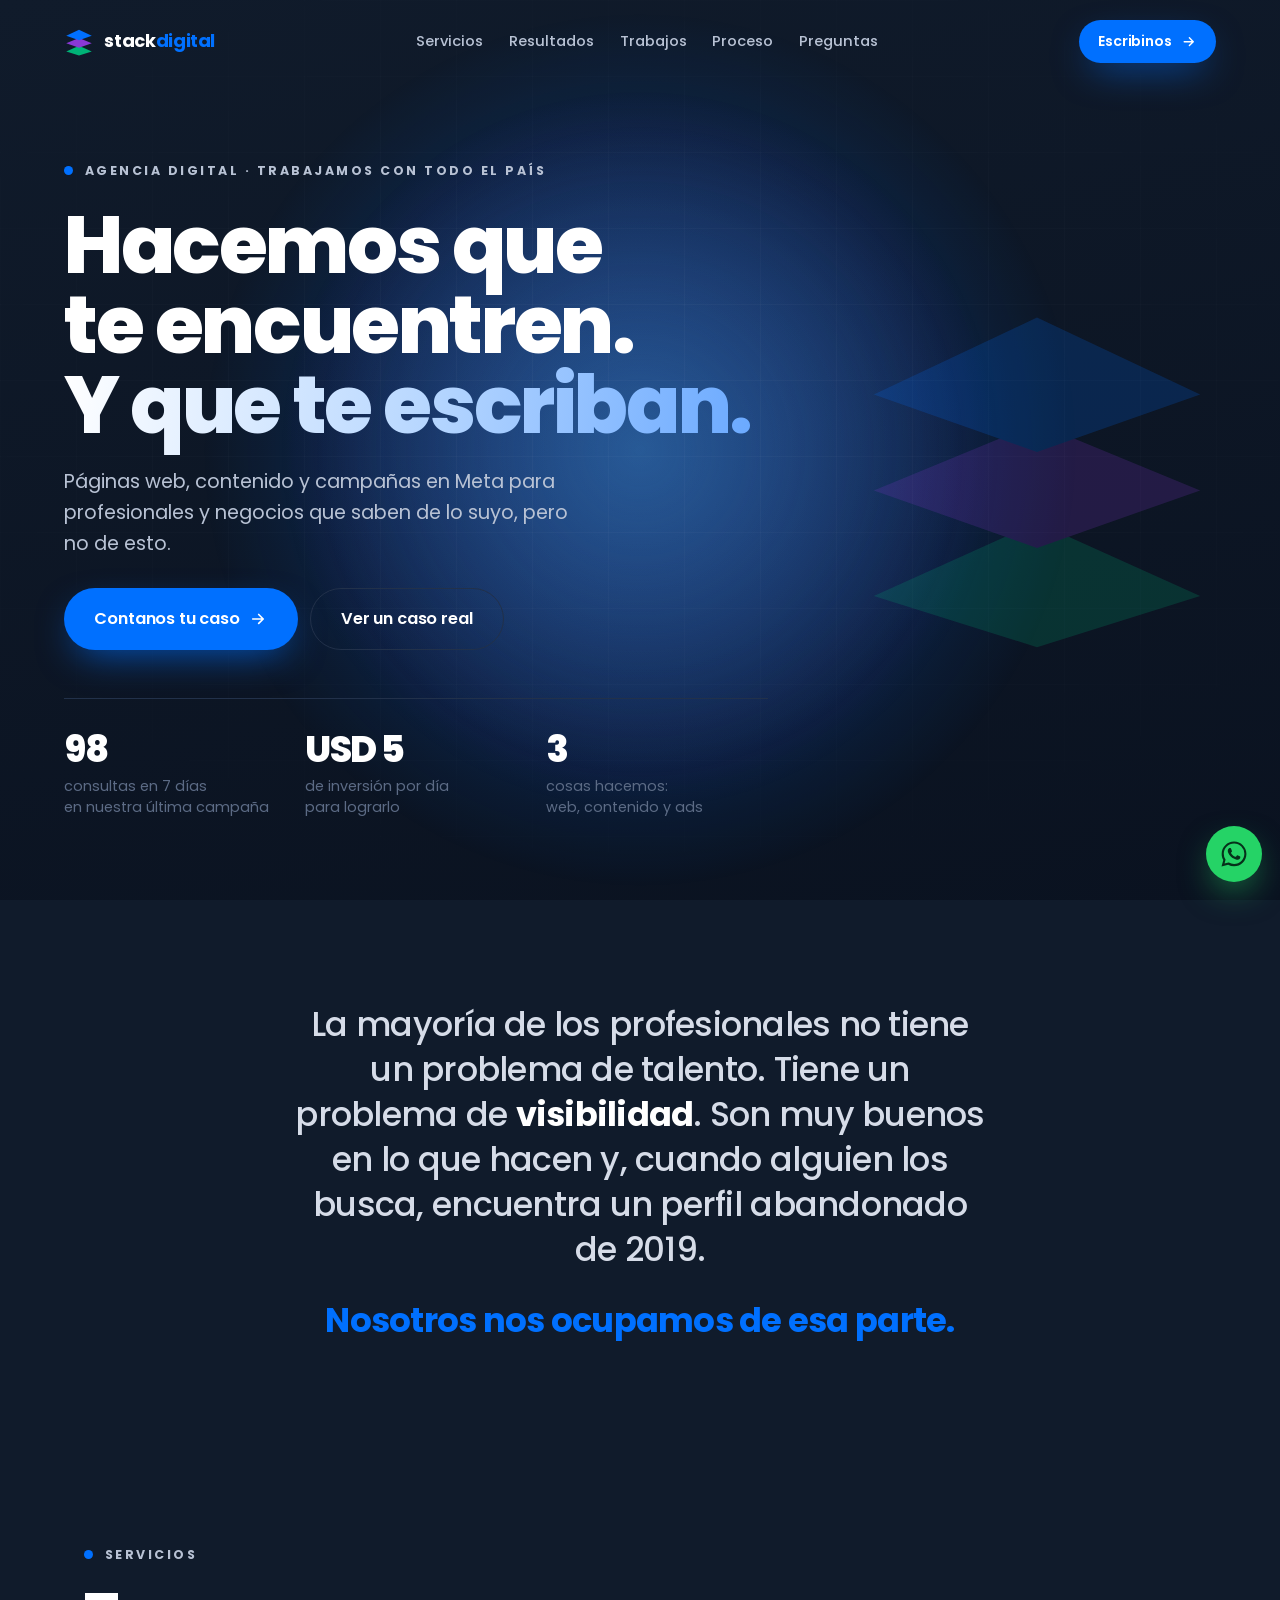
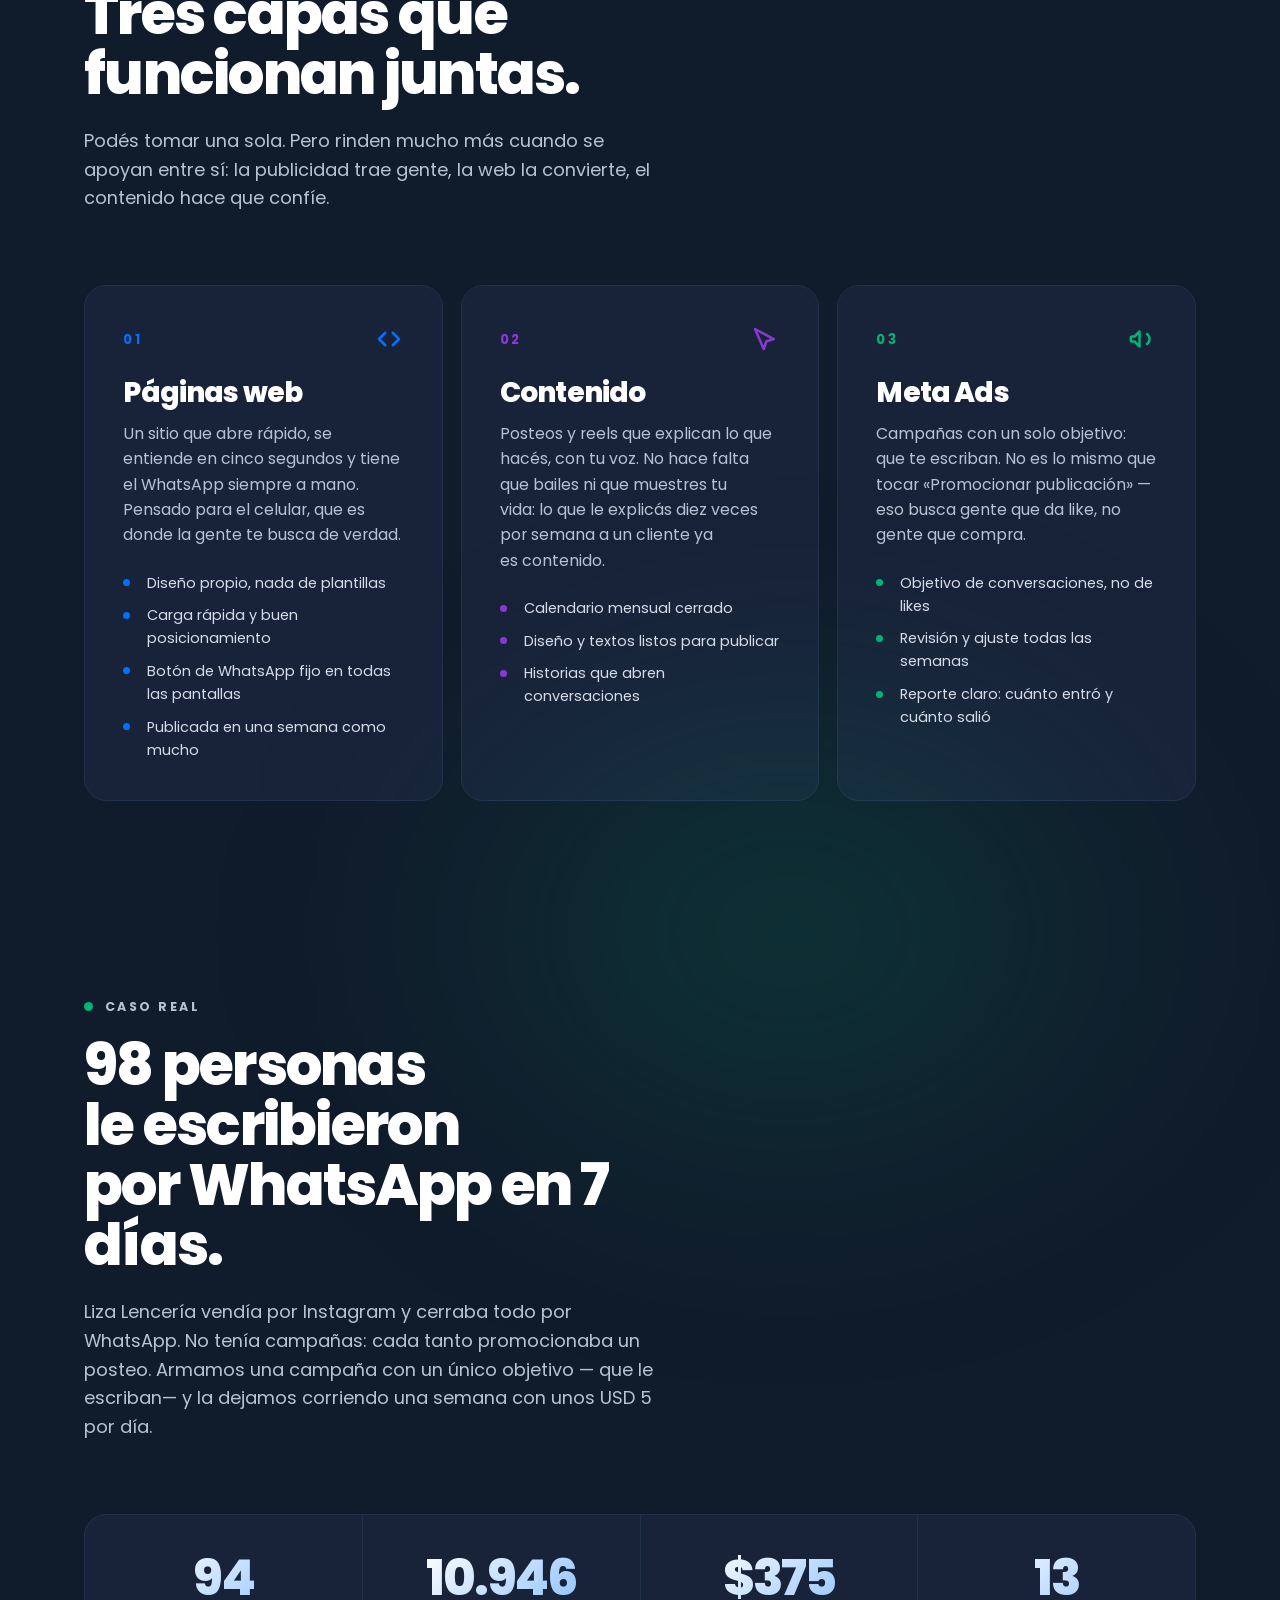
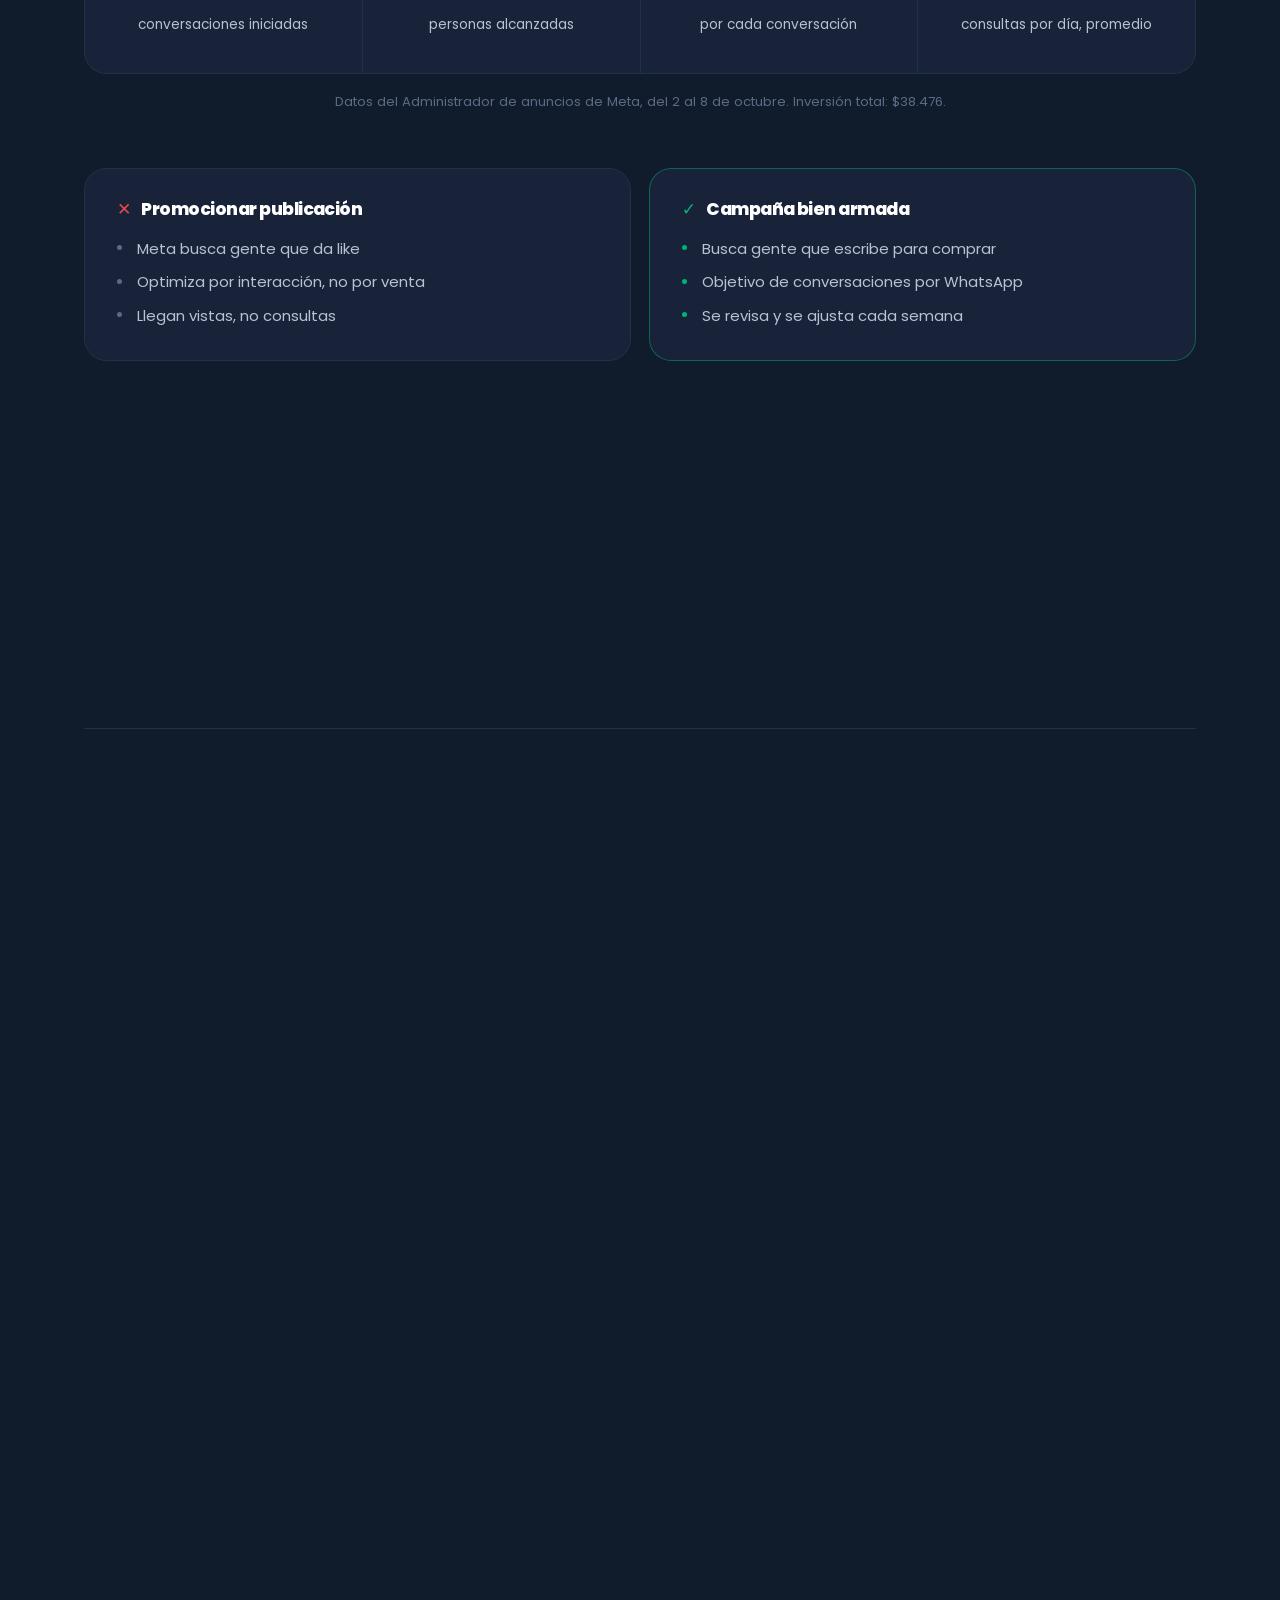
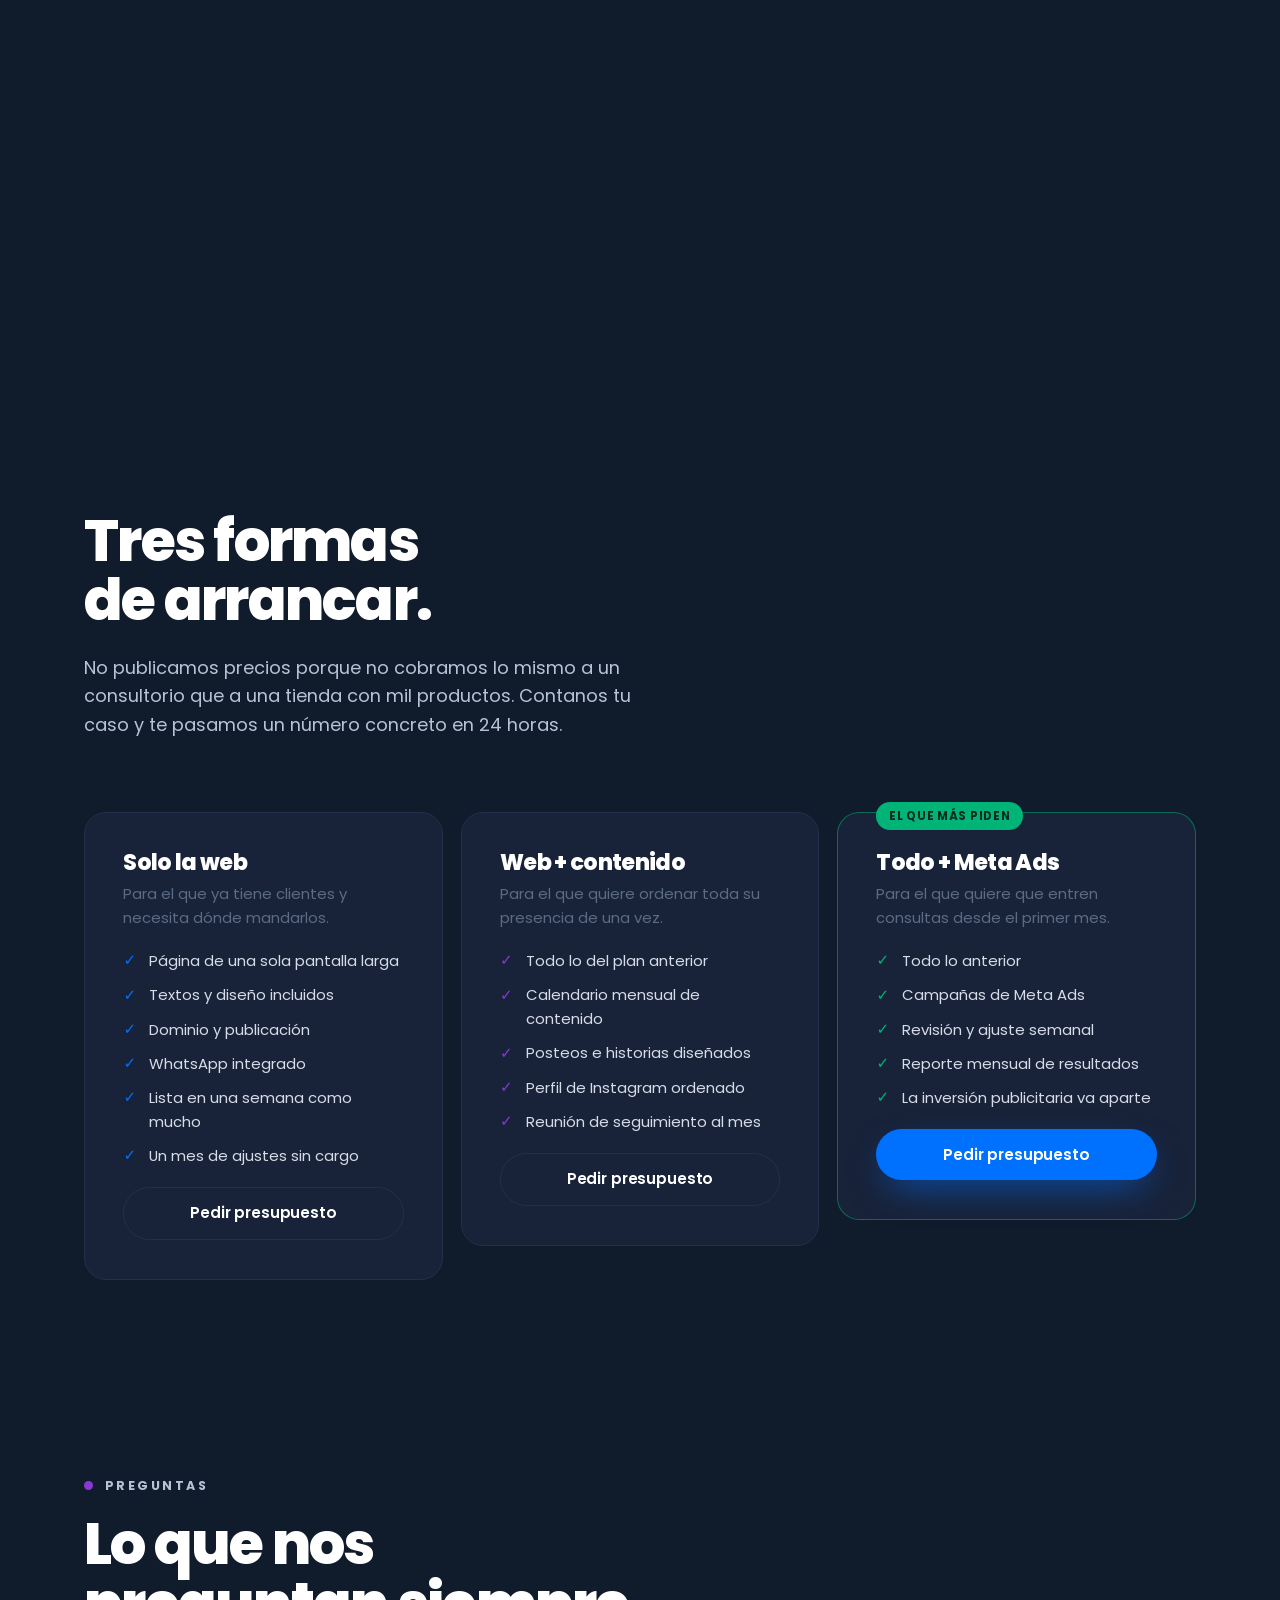
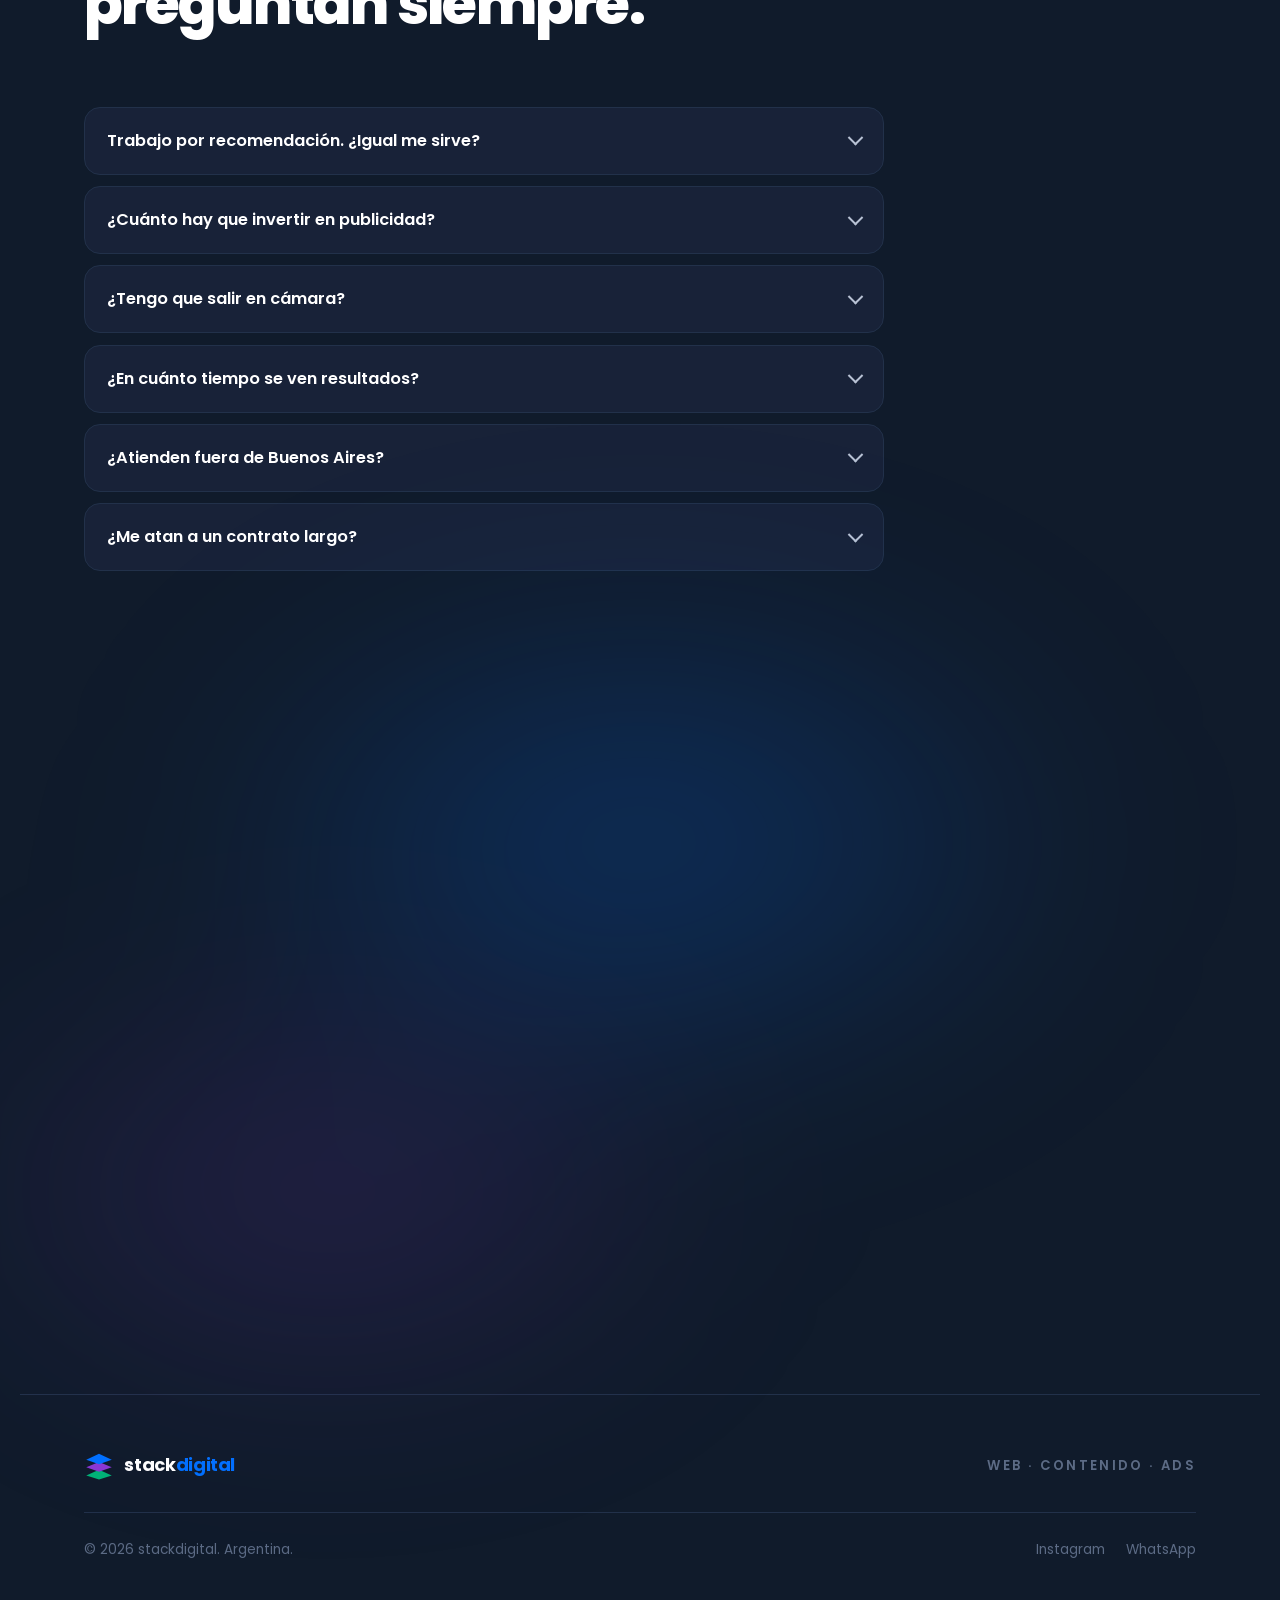
<file: web/index.html>
<!doctype html>
<html lang="es-AR" class="no-js">
<head>
<meta charset="utf-8">
<meta name="viewport" content="width=device-width, initial-scale=1">
<title>stackdigital — Webs, contenido y Meta Ads para profesionales</title>
<meta name="description" content="Agencia argentina de marketing digital. Páginas web que venden, contenido con tu voz y campañas de Meta Ads pensadas para que te escriban. Trabajamos con profesionales y negocios de todo el país.">
<meta name="theme-color" content="#101B2B">
<script>(function(d){var h=d.documentElement;h.classList.remove("no-js");setTimeout(function(){if(!h.classList.contains("is-ready"))h.classList.add("no-js");},2500);})(document);</script>

<meta property="og:type" content="website">
<meta property="og:locale" content="es_AR">
<meta property="og:title" content="stackdigital — Webs, contenido y Meta Ads para profesionales">
<meta property="og:description" content="Páginas web que venden, contenido con tu voz y campañas que traen consultas reales. 98 consultas en 7 días para nuestra última campaña.">
<meta property="og:image" content="assets/img/isotipo.webp">
<meta name="twitter:card" content="summary_large_image">

<link rel="icon" href="favicon.ico" sizes="any">
<link rel="apple-touch-icon" href="assets/img/icon-180.png">

<link rel="preconnect" href="https://fonts.googleapis.com">
<link rel="preconnect" href="https://fonts.gstatic.com" crossorigin>
<link rel="stylesheet" href="https://fonts.googleapis.com/css2?family=Poppins:ital,wght@0,300;0,400;0,500;0,600;0,700;0,800;1,400&display=swap">

<link rel="stylesheet" href="styles.css?v=20261012">
</head>

<body>
<a class="skip-link" href="#main">Saltar al contenido</a>

<!-- ============================ NAV ============================ -->
<header class="nav" data-nav>
  <a class="nav-brand" href="#top" aria-label="stackdigital, inicio">
    <svg class="mark mark-sm" viewBox="0 0 240 232" aria-hidden="true" focusable="false">
      <polygon points="120,150 222,196 120,228 18,196" fill="#00B377"></polygon>
      <polygon points="120,88 222,130 120,166 18,130" fill="#8A38D5"></polygon>
      <polygon points="120,22 222,70 120,106 18,70" fill="#0070FF"></polygon>
    </svg>
    <span class="nav-word">stack<span>digital</span></span>
  </a>

  <nav class="nav-links" aria-label="Secciones">
    <a href="#servicios">Servicios</a>
    <a href="#resultados">Resultados</a>
    <a href="#trabajos">Trabajos</a>
    <a href="#proceso">Proceso</a>
    <a href="#preguntas">Preguntas</a>
  </nav>

  <a class="btn btn-nav" href="https://wa.me/5491132519490?text=Hola%21%20Vi%20la%20web%20y%20quiero%20que%20veamos%20mi%20caso." target="_blank" rel="noopener">
    Escribinos
    <svg viewBox="0 0 24 24" aria-hidden="true" class="ico"><path d="M5 12h13M13 6l6 6-6 6" fill="none" stroke="currentColor" stroke-width="2.2" stroke-linecap="round" stroke-linejoin="round"/></svg>
  </a>

  <button class="nav-toggle" type="button" data-nav-toggle aria-expanded="false" aria-controls="menu-movil">
    <span></span><span></span>
    <span class="sr-only">Abrir menú</span>
  </button>
</header>

<div class="nav-drawer" id="menu-movil" data-drawer hidden>
  <a href="#servicios">Servicios</a>
  <a href="#resultados">Resultados</a>
  <a href="#trabajos">Trabajos</a>
  <a href="#proceso">Proceso</a>
  <a href="#preguntas">Preguntas</a>
  <a href="#contacto" class="drawer-cta">Escribinos por WhatsApp</a>
</div>

<main id="main">
<span id="top"></span>

<!-- ============================ HERO ============================ -->
<section class="hero">
  <div class="hero-mesh" data-mouse-gradient aria-hidden="true">
    <span class="blob blob-a"></span>
    <span class="blob blob-b"></span>
    <span class="blob blob-c"></span>
  </div>
  <div class="hero-grid-lines" aria-hidden="true"></div>

  <div class="hero-inner">
    <p class="eyebrow reveal">
      <span class="dot"></span>Agencia digital · Trabajamos con todo el país
    </p>

    <h1 class="hero-title reveal" data-split="words">
      Hacemos que<br>te encuentren.<br>
      <em>Y que te escriban.</em>
    </h1>

    <p class="hero-sub reveal">
      Páginas web, contenido y campañas en Meta para profesionales y negocios
      que saben de lo suyo, pero no de esto.
    </p>

    <div class="hero-cta reveal">
      <a class="btn btn-lg" href="https://wa.me/5491132519490?text=Hola%21%20Vi%20la%20web%20y%20quiero%20que%20veamos%20mi%20caso." target="_blank" rel="noopener">
        Contanos tu caso
        <svg viewBox="0 0 24 24" aria-hidden="true" class="ico"><path d="M5 12h13M13 6l6 6-6 6" fill="none" stroke="currentColor" stroke-width="2.2" stroke-linecap="round" stroke-linejoin="round"/></svg>
      </a>
      <a class="btn btn-ghost btn-lg" href="#resultados">Ver un caso real</a>
    </div>

    <dl class="hero-stats reveal">
      <div><dt>98</dt><dd>consultas en 7 días<br>en nuestra última campaña</dd></div>
      <div><dt>USD 5</dt><dd>de inversión por día<br>para lograrlo</dd></div>
      <div><dt>3</dt><dd>cosas hacemos:<br>web, contenido y ads</dd></div>
    </dl>
  </div>

  <svg class="mark mark-hero" data-mark viewBox="0 0 240 232" aria-hidden="true" focusable="false">
    <polygon class="layer layer-3" points="120,150 222,196 120,228 18,196" fill="#00B377"></polygon>
    <polygon class="layer layer-2" points="120,88 222,130 120,166 18,130" fill="#8A38D5"></polygon>
    <polygon class="layer layer-1" points="120,22 222,70 120,106 18,70" fill="#0070FF"></polygon>
  </svg>
</section>

<!-- ============================ MANIFIESTO ============================ -->
<section class="manifiesto">
  <p class="reveal" data-split="words">
    La mayoría de los profesionales no tiene un problema de talento.
    Tiene un problema de <em>visibilidad</em>. Son muy buenos en lo que hacen
    y, cuando alguien los busca, encuentra un perfil abandonado de 2019.
  </p>
  <p class="manifiesto-cierre reveal">Nosotros nos ocupamos de esa parte.</p>
</section>

<!-- ============================ SERVICIOS ============================ -->
<section class="seccion" id="servicios">
  <header class="seccion-head">
    <p class="eyebrow reveal"><span class="dot dot-blue"></span>Servicios</p>
    <h2 class="reveal">Tres capas que<br>funcionan juntas.</h2>
    <p class="seccion-sub reveal">
      Podés tomar una sola. Pero rinden mucho más cuando se apoyan entre sí:
      la publicidad trae gente, la web la convierte, el contenido hace que confíe.
    </p>
  </header>

  <div class="servicios">
    <article class="servicio reveal" data-tilt style="--c:#0070FF">
      <div class="servicio-top">
        <span class="servicio-num">01</span>
        <svg class="servicio-ico" viewBox="0 0 24 24" aria-hidden="true"><path d="M9 7l-5 5 5 5M15 7l5 5-5 5" fill="none" stroke="currentColor" stroke-width="2" stroke-linecap="round" stroke-linejoin="round"/></svg>
      </div>
      <h3>Páginas web</h3>
      <p>
        Un sitio que abre rápido, se entiende en cinco segundos y tiene el
        WhatsApp siempre a mano. Pensado para el celular, que es donde la
        gente te busca de verdad.
      </p>
      <ul class="servicio-list">
        <li>Diseño propio, nada de plantillas</li>
        <li>Carga rápida y buen posicionamiento</li>
        <li>Botón de WhatsApp fijo en todas las pantallas</li>
        <li>Publicada en una semana como mucho</li>
      </ul>
    </article>

    <article class="servicio reveal" data-tilt style="--c:#8A38D5">
      <div class="servicio-top">
        <span class="servicio-num">02</span>
        <svg class="servicio-ico" viewBox="0 0 24 24" aria-hidden="true"><path d="M4 4l7 16 2-6 6-2z" fill="none" stroke="currentColor" stroke-width="2" stroke-linecap="round" stroke-linejoin="round"/></svg>
      </div>
      <h3>Contenido</h3>
      <p>
        Posteos y reels que explican lo que hacés, con tu voz. No hace falta
        que bailes ni que muestres tu vida: lo que le explicás diez veces por
        semana a un cliente ya es contenido.
      </p>
      <ul class="servicio-list">
        <li>Calendario mensual cerrado</li>
        <li>Diseño y textos listos para publicar</li>
        <li>Historias que abren conversaciones</li>
      </ul>
    </article>

    <article class="servicio reveal" data-tilt style="--c:#00B377">
      <div class="servicio-top">
        <span class="servicio-num">03</span>
        <svg class="servicio-ico" viewBox="0 0 24 24" aria-hidden="true"><path d="M3 11v2a1 1 0 001 1h2l4 4V6L6 10H4a1 1 0 00-1 1zM16 8a5 5 0 010 8" fill="none" stroke="currentColor" stroke-width="2" stroke-linecap="round" stroke-linejoin="round"/></svg>
      </div>
      <h3>Meta Ads</h3>
      <p>
        Campañas con un solo objetivo: que te escriban. No es lo mismo que
        tocar «Promocionar publicación» —  eso busca gente que da like, no
        gente que compra.
      </p>
      <ul class="servicio-list">
        <li>Objetivo de conversaciones, no de likes</li>
        <li>Revisión y ajuste todas las semanas</li>
        <li>Reporte claro: cuánto entró y cuánto salió</li>
      </ul>
    </article>
  </div>
</section>

<!-- ============================ CASO / RESULTADOS ============================ -->
<section class="seccion caso" id="resultados">
  <div class="caso-halo" aria-hidden="true"></div>

  <header class="seccion-head">
    <p class="eyebrow reveal"><span class="dot dot-green"></span>Caso real</p>
    <h2 class="reveal">98 personas le escribieron<br>por WhatsApp en 7 días.</h2>
    <p class="seccion-sub reveal">
      Liza Lencería vendía por Instagram y cerraba todo por WhatsApp. No tenía
      campañas: cada tanto promocionaba un posteo. Armamos una campaña con un
      único objetivo —  que le escriban—  y la dejamos corriendo una semana
      con unos USD 5 por día.
    </p>
  </header>

  <div class="metricas" data-counters>
    <div class="metrica reveal">
      <span class="metrica-num" data-count="98">98</span>
      <span class="metrica-label">conversaciones iniciadas</span>
    </div>
    <div class="metrica reveal">
      <span class="metrica-num" data-count="11461">11.461</span>
      <span class="metrica-label">personas alcanzadas</span>
    </div>
    <div class="metrica reveal">
      <span class="metrica-num" data-count="393" data-prefix="$">$393</span>
      <span class="metrica-label">por cada conversación</span>
    </div>
    <div class="metrica reveal">
      <span class="metrica-num" data-count="14">14</span>
      <span class="metrica-label">consultas por día, promedio</span>
    </div>
  </div>

  <p class="caso-fuente reveal">
    Datos del Administrador de anuncios de Meta, del 2 al 8 de octubre.
    Inversión total: $38.476.
  </p>

  <div class="caso-compare reveal">
    <div class="compare-col">
      <h3><span class="x">✕</span> Promocionar publicación</h3>
      <ul>
        <li>Meta busca gente que da like</li>
        <li>Optimiza por interacción, no por venta</li>
        <li>Llegan vistas, no consultas</li>
      </ul>
    </div>
    <div class="compare-col is-good">
      <h3><span class="v">✓</span> Campaña bien armada</h3>
      <ul>
        <li>Busca gente que escribe para comprar</li>
        <li>Objetivo de conversaciones por WhatsApp</li>
        <li>Se revisa y se ajusta cada semana</li>
      </ul>
    </div>
  </div>
</section>

<!-- ============================ TRABAJOS ============================ -->
<section class="seccion" id="trabajos">
  <header class="seccion-head">
    <p class="eyebrow reveal"><span class="dot dot-violet"></span>Trabajos</p>
    <h2 class="reveal">Algunos proyectos.</h2>
  </header>

  <ul class="proyectos" data-proyectos>
    <li class="proyecto reveal" data-img="assets/img/caso-lumen.webp">
      <span class="proyecto-anio">2026</span>
      <span class="proyecto-nombre">Lumen</span>
      <span class="proyecto-rubro">Estudio dental · Palermo</span>
      <span class="proyecto-tipo">Sitio web</span>
    </li>
    <li class="proyecto reveal" data-img="assets/img/caso-duck.webp">
      <span class="proyecto-anio">2026</span>
      <span class="proyecto-nombre">Duck Argentina</span>
      <span class="proyecto-rubro">Indumentaria</span>
      <span class="proyecto-tipo">Sitio web</span>
    </li>
    <li class="proyecto reveal" data-img="assets/img/caso-silragolia.webp">
      <span class="proyecto-anio">2026</span>
      <span class="proyecto-nombre">Espacio Sil Ragolia</span>
      <span class="proyecto-rubro">Nutrición, deporte y estética</span>
      <span class="proyecto-tipo">Sitio web</span>
    </li>
    <li class="proyecto reveal" data-img="assets/img/caso-liza.webp">
      <span class="proyecto-anio">2026</span>
      <span class="proyecto-nombre">Liza Lencería</span>
      <span class="proyecto-rubro">Lencería</span>
      <span class="proyecto-tipo">Meta Ads</span>
    </li>
  </ul>

  <figure class="proyecto-peek" data-peek aria-hidden="true">
    <img src="assets/img/caso-lumen.webp" alt="" loading="lazy" decoding="async">
  </figure>
</section>

<!-- ============================ PROCESO ============================ -->
<section class="seccion proceso" id="proceso">
  <header class="seccion-head">
    <p class="eyebrow reveal"><span class="dot dot-blue"></span>Cómo trabajamos</p>
    <h2 class="reveal">Sin vueltas, en<br>tres pasos.</h2>
  </header>

  <ol class="pasos">
    <li class="paso reveal">
      <span class="paso-num">01</span>
      <h3>Charlamos</h3>
      <p>
        Veinte minutos por WhatsApp o videollamada. Queremos entender a quién
        le vendés, qué te preguntan siempre y qué te está frenando hoy.
        Si creemos que no te conviene contratarnos, te lo decimos.
      </p>
    </li>
    <li class="paso reveal">
      <span class="paso-num">02</span>
      <h3>Armamos la propuesta</h3>
      <p>
        Qué hacemos, en cuánto tiempo y cuánto cuesta. Un solo documento,
        sin letra chica y sin paquetes con cosas que no vas a usar.
      </p>
    </li>
    <li class="paso reveal">
      <span class="paso-num">03</span>
      <h3>Lo ponemos a andar</h3>
      <p>
        Trabajamos, te mostramos avances y corregimos. Después seguimos
        midiendo: una campaña o una web no se entregan y se abandonan,
        se revisan todas las semanas.
      </p>
    </li>
  </ol>
</section>

<!-- ============================ PLANES ============================ -->
<section class="seccion" id="planes">
  <header class="seccion-head">
    <p class="eyebrow reveal"><span class="dot dot-green"></span>Qué incluye</p>
    <h2 class="reveal">Tres formas<br>de arrancar.</h2>
    <p class="seccion-sub reveal">
      No publicamos precios porque no cobramos lo mismo a un consultorio que
      a una tienda con mil productos. Contanos tu caso y te pasamos un número
      concreto en 24 horas.
    </p>
  </header>

  <div class="planes">
    <article class="plan reveal" style="--c:#0070FF">
      <h3>Solo la web</h3>
      <p class="plan-para">Para el que ya tiene clientes y necesita dónde mandarlos.</p>
      <ul>
        <li>Página de una sola pantalla larga</li>
        <li>Textos y diseño incluidos</li>
        <li>Dominio y publicación</li>
        <li>WhatsApp integrado</li>
        <li>Lista en una semana como mucho</li>
        <li>Un mes de ajustes sin cargo</li>
      </ul>
      <a class="btn btn-ghost" href="https://wa.me/5491132519490?text=Hola%21%20Vi%20la%20web%20y%20quiero%20que%20veamos%20mi%20caso." target="_blank" rel="noopener">Pedir presupuesto</a>
    </article>

    <article class="plan reveal" style="--c:#8A38D5">
      <h3>Web + contenido</h3>
      <p class="plan-para">Para el que quiere ordenar toda su presencia de una vez.</p>
      <ul>
        <li>Todo lo del plan anterior</li>
        <li>Calendario mensual de contenido</li>
        <li>Posteos e historias diseñados</li>
        <li>Perfil de Instagram ordenado</li>
        <li>Reunión de seguimiento al mes</li>
      </ul>
      <a class="btn btn-ghost" href="https://wa.me/5491132519490?text=Hola%21%20Vi%20la%20web%20y%20quiero%20que%20veamos%20mi%20caso." target="_blank" rel="noopener">Pedir presupuesto</a>
    </article>

    <article class="plan plan-destacado reveal" style="--c:#00B377">
      <span class="plan-badge">El que más piden</span>
      <h3>Todo + Meta Ads</h3>
      <p class="plan-para">Para el que quiere que entren consultas desde el primer mes.</p>
      <ul>
        <li>Todo lo anterior</li>
        <li>Campañas de Meta Ads</li>
        <li>Revisión y ajuste semanal</li>
        <li>Reporte mensual de resultados</li>
        <li>La inversión publicitaria va aparte</li>
      </ul>
      <a class="btn" href="https://wa.me/5491132519490?text=Hola%21%20Vi%20la%20web%20y%20quiero%20que%20veamos%20mi%20caso." target="_blank" rel="noopener">Pedir presupuesto</a>
    </article>
  </div>
</section>

<!-- ============================ PREGUNTAS ============================ -->
<section class="seccion" id="preguntas">
  <header class="seccion-head">
    <p class="eyebrow reveal"><span class="dot dot-violet"></span>Preguntas</p>
    <h2 class="reveal">Lo que nos<br>preguntan siempre.</h2>
  </header>

  <div class="faqs" data-faqs>
    <details class="faq reveal">
      <summary>Trabajo por recomendación. ¿Igual me sirve?</summary>
      <div class="faq-body">
        <p>
          La recomendación sigue siendo el mejor canal que existe. Pero hay un
          paso que casi nadie ve: antes de llamarte, esa persona te busca. Si
          encuentra un perfil abandonado o ninguna web, duda. Y cuando duda,
          pregunta por otro. No se trata de reemplazar la recomendación, sino
          de que no se caiga en el último metro.
        </p>
      </div>
    </details>

    <details class="faq reveal">
      <summary>¿Cuánto hay que invertir en publicidad?</summary>
      <div class="faq-body">
        <p>
          Menos de lo que la mayoría cree. La campaña de Liza corrió con unos
          USD 5 por día y trajo 98 consultas en una semana. Lo importante no es
          el monto sino que la campaña esté bien configurada y que alguien la
          revise. Esa inversión la pagás vos directo a Meta: nosotros cobramos
          el trabajo de armarla y mantenerla.
        </p>
      </div>
    </details>

    <details class="faq reveal">
      <summary>¿Tengo que salir en cámara?</summary>
      <div class="faq-body">
        <p>
          No. Hay clientes que nunca aparecen y les va bien igual. Mostrar la
          cara ayuda a generar confianza, sobre todo si sos profesional, pero
          hay muchas otras formas: tu trabajo terminado, las preguntas que te
          hacen, los errores que ves todas las semanas.
        </p>
      </div>
    </details>

    <details class="faq reveal">
      <summary>¿En cuánto tiempo se ven resultados?</summary>
      <div class="faq-body">
        <p>
          Una web la tenés publicada en una semana como mucho. Una campaña empieza
          a traer consultas en los primeros días, aunque el primer mes siempre
          es de aprendizaje: Meta necesita datos para entender a quién mostrarle
          el anuncio. El contenido es el más lento de los tres y el que más
          sostiene en el tiempo.
        </p>
      </div>
    </details>

    <details class="faq reveal">
      <summary>¿Atienden fuera de Buenos Aires?</summary>
      <div class="faq-body">
        <p>
          Sí, trabajamos con todo el país de forma remota. Las reuniones son por
          videollamada y el día a día por WhatsApp. Si estás en Buenos Aires y
          preferís vernos en persona, también se puede.
        </p>
      </div>
    </details>

    <details class="faq reveal">
      <summary>¿Me atan a un contrato largo?</summary>
      <div class="faq-body">
        <p>
          No. El contenido y las campañas se trabajan mes a mes y podés frenar
          cuando quieras avisando con quince días. Si el trabajo no sirve, no
          queremos retenerte con una cláusula.
        </p>
      </div>
    </details>
  </div>
</section>

<!-- ============================ CONTACTO ============================ -->
<section class="contacto" id="contacto">
  <div class="contacto-halo" aria-hidden="true"></div>

  <p class="eyebrow reveal"><span class="dot dot-green"></span>Hablemos</p>

  <h2 class="contacto-title reveal">
    Contanos qué hacés<br>y te decimos qué<br>haríamos nosotros.
  </h2>

  <p class="contacto-sub reveal">
    Sin compromiso y sin vueltas. Si creemos que no te conviene contratarnos,
    te lo vamos a decir.
  </p>

  <a class="wa-link reveal" href="https://wa.me/5491132519490?text=Hola%21%20Vi%20la%20web%20y%20quiero%20que%20veamos%20mi%20caso." target="_blank" rel="noopener">
    <svg viewBox="0 0 24 24" aria-hidden="true" class="wa-ico"><path fill="currentColor" d="M12.04 2c-5.46 0-9.9 4.44-9.9 9.9 0 1.75.46 3.45 1.32 4.95L2 22l5.3-1.39a9.86 9.86 0 004.74 1.21h.01c5.45 0 9.89-4.44 9.89-9.9 0-2.64-1.03-5.12-2.9-6.99A9.82 9.82 0 0012.04 2zm0 18.03h-.01a8.2 8.2 0 01-4.18-1.15l-.3-.18-3.1.81.83-3.03-.2-.31a8.2 8.2 0 01-1.26-4.37c0-4.54 3.7-8.23 8.23-8.23 2.2 0 4.26.86 5.82 2.41a8.18 8.18 0 012.41 5.83c0 4.54-3.7 8.22-8.24 8.22zm4.52-6.16c-.25-.12-1.47-.72-1.69-.81-.23-.08-.39-.12-.56.13-.16.24-.64.8-.78.97-.15.16-.29.18-.54.06-.25-.13-1.05-.39-1.99-1.23-.74-.66-1.23-1.47-1.38-1.72-.14-.25-.01-.38.11-.5.11-.11.25-.29.37-.43.13-.15.17-.25.25-.41.09-.17.04-.31-.02-.43-.06-.13-.56-1.35-.77-1.84-.2-.49-.4-.42-.56-.43h-.47c-.17 0-.43.06-.66.31-.22.25-.86.85-.86 2.07 0 1.21.89 2.39 1.01 2.55.12.17 1.74 2.66 4.22 3.73.59.25 1.05.4 1.41.52.59.19 1.13.16 1.56.1.47-.07 1.47-.6 1.67-1.18.21-.58.21-1.07.15-1.18-.06-.1-.23-.16-.48-.28z"/></svg>
    <span class="wa-num">11 3251-9490</span>
  </a>

  <p class="contacto-alt reveal">
    O escribinos por Instagram:
    <a href="https://www.instagram.com/stackdigital.arg/" target="_blank" rel="noopener">@stackdigital.arg</a>
  </p>
</section>
</main>

<!-- ============================ FOOTER ============================ -->
<footer class="pie">
  <div class="pie-top">
    <a class="nav-brand" href="#top" aria-label="stackdigital, volver arriba">
      <svg class="mark mark-sm" viewBox="0 0 240 232" aria-hidden="true" focusable="false">
        <polygon points="120,150 222,196 120,228 18,196" fill="#00B377"></polygon>
        <polygon points="120,88 222,130 120,166 18,130" fill="#8A38D5"></polygon>
        <polygon points="120,22 222,70 120,106 18,70" fill="#0070FF"></polygon>
      </svg>
      <span class="nav-word">stack<span>digital</span></span>
    </a>
    <p class="pie-claim">Web · Contenido · Ads</p>
  </div>

  <div class="pie-bottom">
    <p>© <span data-year>2026</span> stackdigital. Argentina.</p>
    <nav class="pie-links" aria-label="Enlaces del pie">
      <a href="https://www.instagram.com/stackdigital.arg/" target="_blank" rel="noopener">Instagram</a>
      <a href="https://wa.me/5491132519490?text=Hola%21%20Vi%20la%20web%20y%20quiero%20que%20veamos%20mi%20caso." target="_blank" rel="noopener">WhatsApp</a>
    </nav>
  </div>
</footer>

<a class="wa-float" href="https://wa.me/5491132519490?text=Hola%21%20Vi%20la%20web%20y%20quiero%20que%20veamos%20mi%20caso." target="_blank" rel="noopener" aria-label="Escribinos por WhatsApp">
  <svg viewBox="0 0 24 24" aria-hidden="true"><path fill="currentColor" d="M12.04 2c-5.46 0-9.9 4.44-9.9 9.9 0 1.75.46 3.45 1.32 4.95L2 22l5.3-1.39a9.86 9.86 0 004.74 1.21h.01c5.45 0 9.89-4.44 9.89-9.9 0-2.64-1.03-5.12-2.9-6.99A9.82 9.82 0 0012.04 2zm0 18.03h-.01a8.2 8.2 0 01-4.18-1.15l-.3-.18-3.1.81.83-3.03-.2-.31a8.2 8.2 0 01-1.26-4.37c0-4.54 3.7-8.23 8.23-8.23 2.2 0 4.26.86 5.82 2.41a8.18 8.18 0 012.41 5.83c0 4.54-3.7 8.22-8.24 8.22zm4.52-6.16c-.25-.12-1.47-.72-1.69-.81-.23-.08-.39-.12-.56.13-.16.24-.64.8-.78.97-.15.16-.29.18-.54.06-.25-.13-1.05-.39-1.99-1.23-.74-.66-1.23-1.47-1.38-1.72-.14-.25-.01-.38.11-.5.11-.11.25-.29.37-.43.13-.15.17-.25.25-.41.09-.17.04-.31-.02-.43-.06-.13-.56-1.35-.77-1.84-.2-.49-.4-.42-.56-.43h-.47c-.17 0-.43.06-.66.31-.22.25-.86.85-.86 2.07 0 1.21.89 2.39 1.01 2.55.12.17 1.74 2.66 4.22 3.73.59.25 1.05.4 1.41.52.59.19 1.13.16 1.56.1.47-.07 1.47-.6 1.67-1.18.21-.58.21-1.07.15-1.18-.06-.1-.23-.16-.48-.28z"/></svg>
</a>

<script defer src="lib/gsap.min.js"></script>
<script defer src="lib/ScrollTrigger.min.js"></script>
<script defer src="lib/manifest.js?v=20261012"></script>
<script defer src="main.js?v=20261012"></script>
</body>
</html>
</file>
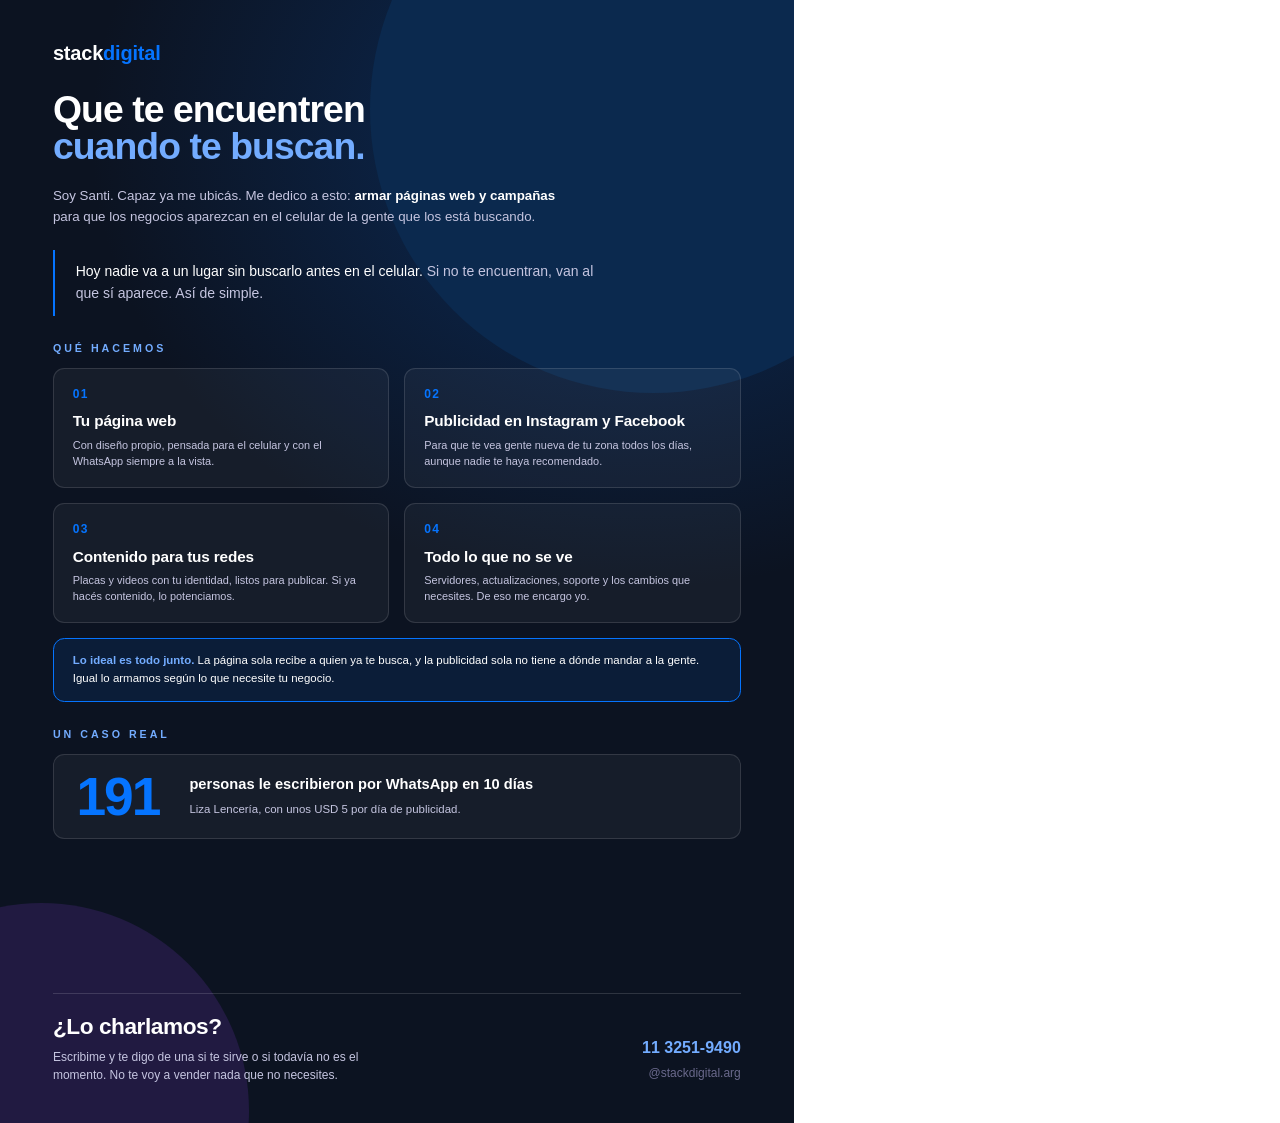
<file: barrio/folleto.html>
<!doctype html>
<html lang="es-AR">
<head>
<meta charset="utf-8">
<title>stackdigital</title>
<style>
  @page { size: A4; margin: 0; }

  :root{
    --fondo:#0C1321;
    --degrade:#0B2C5A;
    --circulo:#0B294E;
    --violeta:#211A41;
    --azul:#0574FF;
    --azul-suave:#73ACFF;
    --texto:#C5C5E0;
    --tenue:#6A698C;
  }
  *{margin:0;padding:0;box-sizing:border-box;}
  body{font-family:'Poppins',sans-serif;color:#fff;-webkit-font-smoothing:antialiased;}

  .hoja{
    width:210mm;height:297mm;background:var(--fondo);
    padding:11mm 14mm 10mm;position:relative;overflow:hidden;
    display:flex;flex-direction:column;
  }
  .fondo{position:absolute;inset:0;
    background:radial-gradient(240mm 200mm at 80% 12%, var(--degrade) 0%, rgba(11,44,90,0) 60%);}
  .circ{position:absolute;border-radius:50%;}
  .circ-azul{width:150mm;height:150mm;top:-46mm;right:-38mm;background:var(--circulo);}
  .circ-violeta{width:110mm;height:110mm;bottom:-52mm;left:-44mm;background:var(--violeta);}
  .capa{position:relative;z-index:1;display:flex;flex-direction:column;height:100%;}

  .logo{font-size:15pt;font-weight:700;letter-spacing:-.01em;margin-bottom:7mm;}
  .logo i{font-style:normal;color:var(--azul);}

  .volanta{font-size:8pt;font-weight:600;letter-spacing:.28em;text-transform:uppercase;
    color:var(--azul-suave);margin-bottom:4mm;}
  h1{font-size:28pt;font-weight:700;line-height:1.0;letter-spacing:-.025em;}
  h1 .az{color:var(--azul-suave);}
  .intro{font-size:10pt;line-height:1.6;color:var(--texto);margin-top:5mm;max-width:140mm;}
  .intro b{color:#fff;font-weight:600;}

  .porque{
    margin-top:6mm;border-left:2px solid var(--azul);padding:3mm 0 3mm 5.5mm;
    font-size:10.5pt;line-height:1.55;color:#fff;font-weight:500;max-width:148mm;
  }
  .porque span{color:var(--texto);font-weight:400;}

  h2{font-size:8pt;font-weight:600;letter-spacing:.28em;text-transform:uppercase;
    color:var(--azul-suave);margin:7mm 0 3.5mm;}

  .servicios{display:grid;grid-template-columns:1fr 1fr;gap:4mm;}
  .serv{
    background:rgba(255,255,255,.045);border:1px solid rgba(255,255,255,.12);
    border-radius:3mm;padding:4.5mm 5mm;
  }
  .serv .n{font-size:9pt;font-weight:700;color:var(--azul);letter-spacing:.1em;margin-bottom:2.5mm;}
  .serv h3{font-size:11.5pt;font-weight:700;letter-spacing:-.01em;margin-bottom:2mm;}
  .serv p{font-size:8.2pt;line-height:1.45;color:var(--texto);}
  .juntos{
    margin-top:4mm;background:rgba(5,116,255,.10);border:1px solid var(--azul);
    border-radius:3mm;padding:3.5mm 5mm;font-size:8.6pt;line-height:1.55;color:#fff;
  }
  .juntos b{color:var(--azul-suave);font-weight:700;}
  .caso{
    display:flex;align-items:center;gap:8mm;
    background:rgba(255,255,255,.045);border:1px solid rgba(255,255,255,.12);
    border-radius:3mm;padding:5mm 6mm;
  }
  .caso .cifra{font-size:40pt;font-weight:700;color:var(--azul);line-height:.85;letter-spacing:-.04em;}
  .caso .txt{font-size:11pt;font-weight:600;line-height:1.3;}
  .caso .txt span{display:block;font-size:8.6pt;font-weight:400;color:var(--texto);margin-top:2mm;}

  .cierre{margin-top:auto;padding-top:5mm;border-top:1px solid rgba(255,255,255,.14);
    display:flex;justify-content:space-between;align-items:flex-end;}
  .cierre h3{font-size:17pt;font-weight:700;letter-spacing:-.02em;}
  .cierre p{font-size:9pt;color:var(--texto);line-height:1.55;margin-top:2mm;max-width:95mm;}
  .cierre .der{text-align:right;font-size:9pt;color:var(--tenue);line-height:1.8;}
  .cierre .der b{display:block;font-size:12pt;color:var(--azul-suave);font-weight:700;}
</style>
</head>
<body>
<section class="hoja">
  <div class="fondo"></div>
  <div class="circ circ-azul"></div>
  <div class="circ circ-violeta"></div>

  <div class="capa">
    <div class="logo">stack<i>digital</i></div>

    <h1>Que te encuentren<br><span class="az">cuando te buscan.</span></h1>

    <p class="intro">
      Soy Santi. Capaz ya me ubicás. Me dedico a esto:
      <b>armar páginas web y campañas</b> para que los negocios aparezcan
      en el celular de la gente que los está buscando.
    </p>

    <p class="porque">
      Hoy nadie va a un lugar sin buscarlo antes en el celular.
      <span>Si no te encuentran, van al que sí aparece. Así de simple.</span>
    </p>

    <h2>Qué hacemos</h2>
    <div class="servicios">
      <article class="serv">
        <p class="n">01</p>
        <h3>Tu página web</h3>
        <p>Con diseño propio, pensada para el celular y con el WhatsApp siempre a la vista.</p>
      </article>
      <article class="serv">
        <p class="n">02</p>
        <h3>Publicidad en Instagram y Facebook</h3>
        <p>Para que te vea gente nueva de tu zona todos los días, aunque nadie te haya recomendado.</p>
      </article>
      <article class="serv">
        <p class="n">03</p>
        <h3>Contenido para tus redes</h3>
        <p>Placas y videos con tu identidad, listos para publicar. Si ya hacés contenido, lo potenciamos.</p>
      </article>
      <article class="serv">
        <p class="n">04</p>
        <h3>Todo lo que no se ve</h3>
        <p>Servidores, actualizaciones, soporte y los cambios que necesites. De eso me encargo yo.</p>
      </article>
    </div>

    <p class="juntos">
      <b>Lo ideal es todo junto.</b> La página sola recibe a quien ya te busca, y la publicidad
      sola no tiene a dónde mandar a la gente. Igual lo armamos según lo que necesite tu negocio.
    </p>

    <h2>Un caso real</h2>
    <div class="caso">
      <div class="cifra">191</div>
      <div class="txt">
        personas le escribieron por WhatsApp en 10 días
        <span>Liza Lencería, con unos USD 5 por día de publicidad.</span>
      </div>
    </div>

    <div class="cierre">
      <div class="izq">
        <h3>¿Lo charlamos?</h3>
        <p>Escribime y te digo de una si te sirve o si todavía no es el momento.
           No te voy a vender nada que no necesites.</p>
      </div>
      <div class="der">
        <b>11 3251-9490</b>
        @stackdigital.arg
      </div>
    </div>
  </div>
</section>
</body>
</html>
</file>
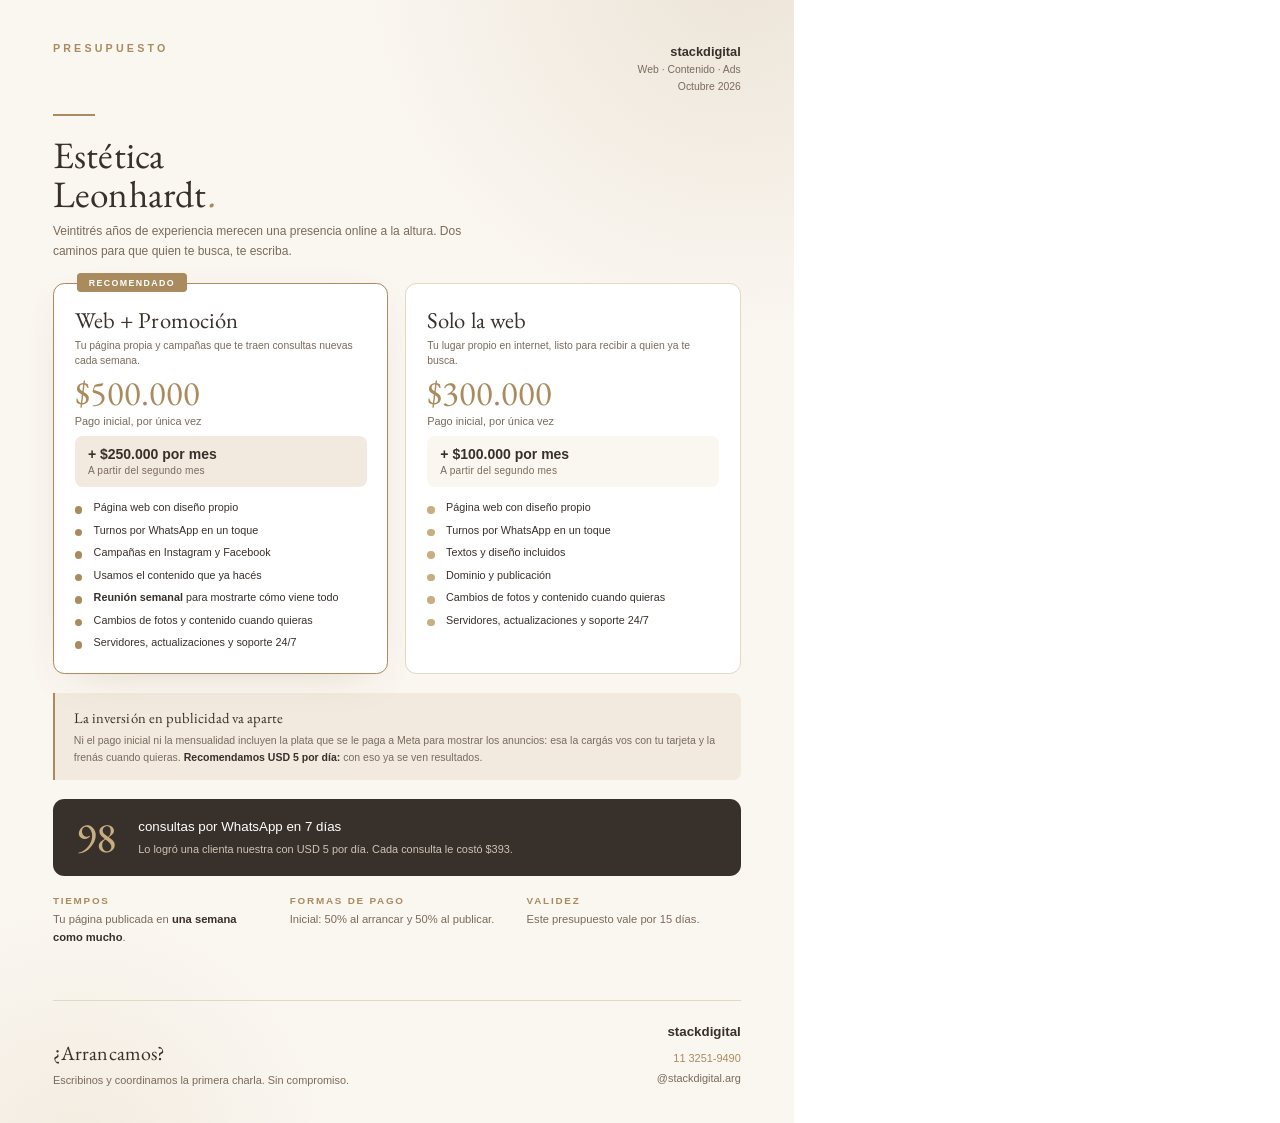
<file: presupuestos/presupuesto-estetica-leonhardt.html>
<!doctype html>
<html lang="es-AR">
<head>
<meta charset="utf-8">
<title>Presupuesto — Estética Leonhardt</title>
<style>
  @page { size: A4; margin: 0; }

  /* Fuente incrustada. Cormorant Garamond se descartó: el archivo que
     entrega Google Fonts dibuja los acentos corridos a la derecha. */
  @font-face{font-family:'EBG';src:url('EBGaramond_1.ttf') format('truetype');font-weight:400;font-style:normal;}
  @font-face{font-family:'EBG';src:url('EBGaramond_2.ttf') format('truetype');font-weight:500;font-style:normal;}

  :root{
    --crema:#FAF6F0;
    --crema-2:#F2EADF;
    --oro:#A98B5D;
    --oro-claro:#C9AE82;
    --tinta:#38302A;
    --suave:#7A6B5C;
    --linea:#E3D7C6;
  }

  *{margin:0;padding:0;box-sizing:border-box;}
  body{font-family:'Poppins',sans-serif;color:var(--tinta);background:#fff;-webkit-font-smoothing:antialiased;}

  .hoja{
    width:210mm; height:297mm;
    padding:11mm 14mm 9mm;
    background:var(--crema);
    position:relative; overflow:hidden;
    display:flex; flex-direction:column;
  }

  .halo{position:absolute;border-radius:50%;pointer-events:none;}
  .halo-1{width:280mm;height:280mm;top:-150mm;right:-125mm;
          background:radial-gradient(circle closest-side, rgba(169,139,93,.17), transparent 70%);}
  .halo-2{width:190mm;height:190mm;bottom:-105mm;left:-75mm;
          background:radial-gradient(circle closest-side, rgba(201,174,130,.15), transparent 70%);}

  .capa{position:relative;z-index:1;display:flex;flex-direction:column;height:100%;}

  h1,h2,h3{font-family:'EBG',Georgia,serif;font-weight:400;letter-spacing:.005em;}
  .filete{width:42px;height:1.5px;background:var(--oro);margin:0 0 5mm;}
  .sello{font-size:8pt;font-weight:600;letter-spacing:.3em;text-transform:uppercase;color:var(--oro);}

  /* ---------- cabecera ---------- */
  .cab{display:flex;justify-content:space-between;align-items:flex-start;margin-bottom:5mm;}
  .cab .marca{text-align:right;font-size:7.8pt;color:var(--suave);line-height:1.6;}
  .cab .marca b{display:block;font-size:9.6pt;color:var(--tinta);font-weight:600;}

  h1{font-size:28pt;line-height:1.05;margin-bottom:2.5mm;}
  h1 em{font-style:italic;color:var(--oro);}
  .bajada{font-size:9pt;line-height:1.6;color:var(--suave);max-width:118mm;}

  /* ---------- planes ---------- */
  .planes{display:flex;gap:4.5mm;margin-top:6mm;}
  .plan{
    flex:1;background:#fff;border:1px solid var(--linea);border-radius:3mm;
    padding:6mm 5.5mm;display:flex;flex-direction:column;
  }
  .plan.destacado{border-color:var(--oro);box-shadow:0 3mm 11mm -6mm rgba(169,139,93,.45);position:relative;}
  .cinta{
    position:absolute;top:-3mm;left:6mm;background:var(--oro);color:#fff;
    font-size:6.6pt;font-weight:600;letter-spacing:.16em;text-transform:uppercase;
    padding:1.2mm 3.2mm;border-radius:1mm;
  }
  .plan h2{font-size:17pt;line-height:1.15;margin-bottom:1.2mm;}
  .plan .para{font-size:7.8pt;color:var(--suave);line-height:1.5;min-height:7mm;}
  .precio{font-family:'EBG',serif;font-size:26pt;color:var(--oro);line-height:1;margin:2mm 0 0;}
  .precio small{font-size:8.2pt;font-family:'Poppins',sans-serif;color:var(--suave);display:block;margin-top:1.2mm;}
  .mensual{
    margin-top:2.5mm;padding:2.5mm 3.5mm;background:var(--crema);border-radius:2mm;
    font-size:10.5pt;font-weight:600;color:var(--tinta);line-height:1.2;
  }
  .mensual span{display:block;font-size:7.6pt;font-weight:400;color:var(--suave);margin-top:.8mm;letter-spacing:.02em;}
  .plan.destacado .mensual{background:var(--crema-2);}
  .plan ul{list-style:none;margin-top:3.5mm;display:grid;gap:1.9mm;}
  .plan li{font-size:8.1pt;line-height:1.42;padding-left:5mm;position:relative;}
  .plan li b{font-weight:600;}
  .plan li::before{content:"";position:absolute;left:0;top:1.6mm;width:2mm;height:2mm;border-radius:50%;background:var(--oro-claro);}
  .plan.destacado li::before{background:var(--oro);}

  /* ---------- nota ---------- */
  .nota{
    margin-top:5mm;background:var(--crema-2);border-left:2px solid var(--oro);
    border-radius:0 2mm 2mm 0;padding:4mm 5mm;
  }
  .nota h3{font-size:11pt;margin-bottom:1.2mm;}
  .nota p{font-size:7.9pt;line-height:1.6;color:var(--suave);}
  .nota b{color:var(--tinta);font-weight:600;}

  /* ---------- prueba ---------- */
  .prueba{
    margin-top:5mm;background:var(--tinta);color:#fff;border-radius:3mm;
    padding:4.5mm 6mm;display:flex;align-items:center;gap:6mm;
  }
  .prueba .num{font-family:'EBG',serif;font-size:32pt;line-height:.9;color:var(--oro-claro);}
  .prueba .txt{font-size:8.2pt;line-height:1.6;color:#CFC3B4;}
  .prueba .txt b{color:#fff;font-weight:500;display:block;font-size:10pt;margin-bottom:1mm;font-family:'Poppins',sans-serif;}

  /* ---------- pie ---------- */
  .datos{margin-top:5mm;display:flex;gap:6mm;}
  .dato{flex:1;}
  .dato span{font-size:7.4pt;font-weight:600;letter-spacing:.18em;text-transform:uppercase;color:var(--oro);display:block;margin-bottom:1.5mm;}
  .dato p{font-size:8.4pt;line-height:1.6;color:var(--suave);}
  .dato b{color:var(--tinta);font-weight:600;}

  .cierre{
    margin-top:auto;border-top:1px solid var(--linea);padding-top:5mm;
    display:flex;justify-content:space-between;align-items:flex-end;
  }
  .cierre .izq h3{font-size:15pt;margin-bottom:1.5mm;}
  .cierre .izq p{font-size:8.2pt;color:var(--suave);line-height:1.55;}
  .cierre .der{text-align:right;font-size:8.2pt;line-height:1.85;color:var(--suave);}
  .cierre .der b{display:block;font-size:10pt;color:var(--tinta);font-weight:600;margin-bottom:.8mm;}
  .cierre .der span{color:var(--oro);font-weight:500;}
</style>
</head>
<body>

<section class="hoja">
  <div class="halo halo-1"></div>
  <div class="halo halo-2"></div>

  <div class="capa">
    <header class="cab">
      <p class="sello">Presupuesto</p>
      <div class="marca">
        <b>stackdigital</b>
        Web · Contenido · Ads<br>
        Octubre 2026
      </div>
    </header>

    <div class="filete"></div>
    <h1>Estética<br>Leonhardt<em>.</em></h1>
    <p class="bajada">
      Veintitrés años de experiencia merecen una presencia online a la altura.
      Dos caminos para que quien te busca, te escriba.
    </p>

    <div class="planes">
      <article class="plan destacado">
        <span class="cinta">Recomendado</span>
        <h2>Web + Promoción</h2>
        <p class="para">Tu página propia y campañas que te traen consultas nuevas cada semana.</p>
        <p class="precio">$500.000<small>Pago inicial, por única vez</small></p>
        <p class="mensual">+ $250.000 por mes<span>A partir del segundo mes</span></p>
        <ul>
          <li>Página web con diseño propio</li>
          <li>Turnos por WhatsApp en un toque</li>
          <li>Campañas en Instagram y Facebook</li>
          <li>Usamos el contenido que ya hacés</li>
          <li><b>Reunión semanal</b> para mostrarte cómo viene todo</li>
          <li>Cambios de fotos y contenido cuando quieras</li>
          <li>Servidores, actualizaciones y soporte 24/7</li>
        </ul>
      </article>

      <article class="plan">
        <h2>Solo la web</h2>
        <p class="para">Tu lugar propio en internet, listo para recibir a quien ya te busca.</p>
        <p class="precio">$300.000<small>Pago inicial, por única vez</small></p>
        <p class="mensual">+ $100.000 por mes<span>A partir del segundo mes</span></p>
        <ul>
          <li>Página web con diseño propio</li>
          <li>Turnos por WhatsApp en un toque</li>
          <li>Textos y diseño incluidos</li>
          <li>Dominio y publicación</li>
          <li>Cambios de fotos y contenido cuando quieras</li>
          <li>Servidores, actualizaciones y soporte 24/7</li>
        </ul>
      </article>
    </div>

    <div class="nota">
      <h3>La inversión en publicidad va aparte</h3>
      <p>
        Ni el pago inicial ni la mensualidad incluyen la plata que se le paga a Meta para
        mostrar los anuncios: esa la cargás vos con tu tarjeta y la frenás cuando quieras.
        <b>Recomendamos USD 5 por día:</b> con eso ya se ven resultados.
      </p>
    </div>

    <div class="prueba">
      <div class="num">98</div>
      <div class="txt">
        <b>consultas por WhatsApp en 7 días</b>
        Lo logró una clienta nuestra con USD 5 por día. Cada consulta le costó $393.
      </div>
    </div>

    <div class="datos">
      <div class="dato">
        <span>Tiempos</span>
        <p>Tu página publicada en <b>una semana como mucho</b>.</p>
      </div>
      <div class="dato">
        <span>Formas de pago</span>
        <p>Inicial: 50% al arrancar y 50% al publicar.</p>
      </div>
      <div class="dato">
        <span>Validez</span>
        <p>Este presupuesto vale por 15 días.</p>
      </div>
    </div>

    <div class="cierre">
      <div class="izq">
        <h3>¿Arrancamos?</h3>
        <p>Escribinos y coordinamos la primera charla. Sin compromiso.</p>
      </div>
      <div class="der">
        <b>stackdigital</b>
        <span>11 3251-9490</span><br>
        @stackdigital.arg
      </div>
    </div>
  </div>
</section>

</body>
</html>
</file>
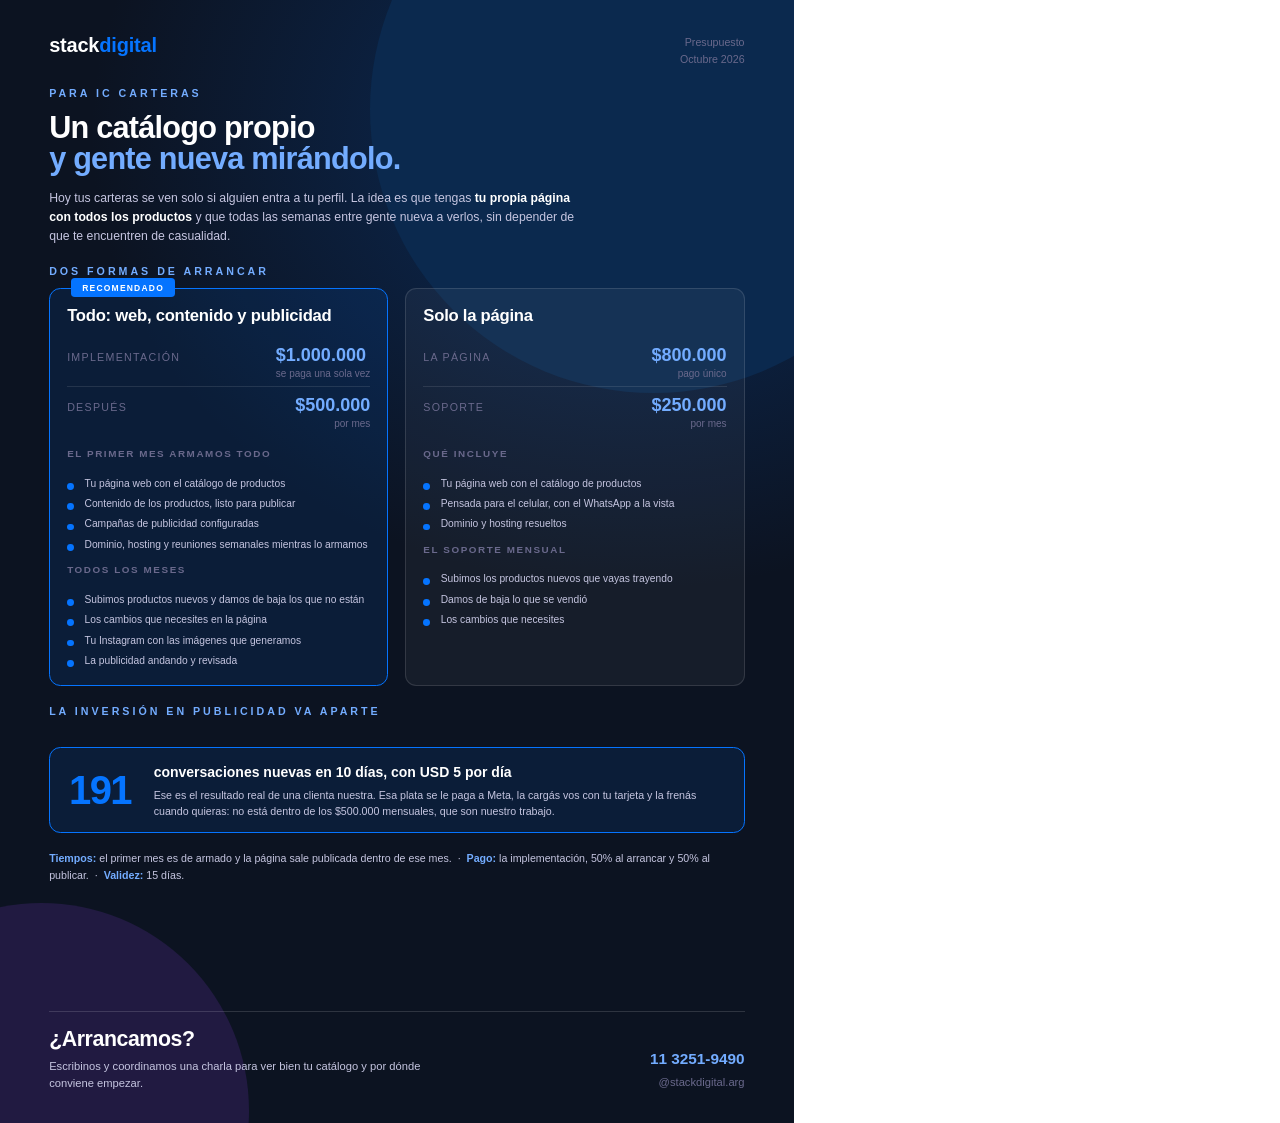
<file: presupuestos/presupuesto-ic-carteras.html>
<!doctype html>
<html lang="es-AR">
<head>
<meta charset="utf-8">
<title>Presupuesto — IC Carteras</title>
<style>
  @page { size: A4; margin: 0; }
  :root{
    --fondo:#0C1321; --degrade:#0B2C5A; --circulo:#0B294E; --violeta:#211A41;
    --azul:#0574FF; --azul-suave:#73ACFF; --texto:#C5C5E0; --tenue:#6A698C;
  }
  *{margin:0;padding:0;box-sizing:border-box;}
  body{font-family:'Poppins',sans-serif;color:#fff;-webkit-font-smoothing:antialiased;}

  .hoja{width:210mm;height:297mm;background:var(--fondo);
    padding:9mm 13mm 8mm;position:relative;overflow:hidden;
    display:flex;flex-direction:column;}
  .fondo{position:absolute;inset:0;
    background:radial-gradient(240mm 200mm at 80% 12%, var(--degrade) 0%, rgba(11,44,90,0) 60%);}
  .circ{position:absolute;border-radius:50%;}
  .circ-azul{width:150mm;height:150mm;top:-46mm;right:-38mm;background:var(--circulo);}
  .circ-violeta{width:110mm;height:110mm;bottom:-52mm;left:-44mm;background:var(--violeta);}
  .capa{position:relative;z-index:1;display:flex;flex-direction:column;height:100%;}

  .cab{display:flex;justify-content:space-between;align-items:flex-start;margin-bottom:5mm;}
  .logo{font-size:15pt;font-weight:700;letter-spacing:-.01em;}
  .logo i{font-style:normal;color:var(--azul);}
  .cab .fecha{text-align:right;font-size:8pt;color:var(--tenue);line-height:1.6;}

  .volanta{font-size:8pt;font-weight:600;letter-spacing:.28em;text-transform:uppercase;
    color:var(--azul-suave);margin-bottom:3.5mm;}
  h1{font-size:23pt;font-weight:700;line-height:1.0;letter-spacing:-.025em;}
  h1 .az{color:var(--azul-suave);}
  .intro{font-size:9.2pt;line-height:1.55;color:var(--texto);margin-top:4mm;max-width:142mm;}
  .intro b{color:#fff;font-weight:600;}

  h2{font-size:8pt;font-weight:600;letter-spacing:.28em;text-transform:uppercase;
    color:var(--azul-suave);margin:5mm 0 3mm;}

  .packs{display:flex;gap:4.5mm;}
  .pack{flex:1;background:rgba(255,255,255,.045);border:1px solid rgba(255,255,255,.12);
    border-radius:3mm;padding:4.5mm 4.5mm;position:relative;display:flex;flex-direction:column;}
  .pack.destacado{border-color:var(--azul);background:rgba(5,116,255,.10);}
  .cinta{position:absolute;top:-2.8mm;left:5.5mm;background:var(--azul);color:#fff;
    font-size:6.4pt;font-weight:700;letter-spacing:.14em;text-transform:uppercase;
    padding:1.1mm 3mm;border-radius:1mm;}
  .pack h3{font-size:12.5pt;font-weight:700;letter-spacing:-.015em;margin-bottom:3mm;}

  .fila{display:flex;justify-content:space-between;align-items:baseline;
    padding:2mm 0;border-bottom:1px solid rgba(255,255,255,.1);}
  .fila:last-of-type{border-bottom:none;}
  .fila .et{font-size:8pt;color:var(--tenue);text-transform:uppercase;letter-spacing:.12em;}
  .fila .vl{font-size:13.5pt;font-weight:700;color:var(--azul-suave);}
  .fila .vl small{font-size:7.5pt;font-weight:400;color:var(--tenue);display:block;
    text-align:right;letter-spacing:0;text-transform:none;margin-top:.5mm;}

  .pack ul{list-style:none;margin-top:3mm;display:grid;gap:1.6mm;}
  .pack li{font-size:7.7pt;line-height:1.4;color:var(--texto);padding-left:4.6mm;position:relative;}
  .pack li::before{content:"";position:absolute;left:0;top:1.6mm;width:1.8mm;height:1.8mm;
    border-radius:50%;background:var(--azul);}
  .pack .sub{font-size:7.4pt;font-weight:700;letter-spacing:.16em;text-transform:uppercase;
    color:var(--tenue);margin:3.2mm 0 1.6mm;}

  .pauta{margin-top:5mm;background:rgba(5,116,255,.10);border:1px solid var(--azul);
    border-radius:3mm;padding:3.5mm 5mm;display:flex;align-items:center;gap:6mm;}
  .pauta .cifra{font-size:30pt;font-weight:700;color:var(--azul);line-height:.85;letter-spacing:-.04em;}
  .pauta .txt{font-size:8pt;line-height:1.5;color:var(--texto);}
  .pauta .txt b{display:block;font-size:10.5pt;color:#fff;font-weight:600;margin-bottom:1.2mm;}

  .datos{margin-top:5mm;display:flex;gap:6mm;}
  .dato{flex:1;}
  .dato span{font-size:7.2pt;font-weight:600;letter-spacing:.18em;text-transform:uppercase;
    color:var(--azul-suave);display:block;margin-bottom:1.5mm;}
  .dato p{font-size:8.4pt;line-height:1.55;color:var(--texto);}

  .linea{margin-top:4.5mm;font-size:8pt;line-height:1.6;color:var(--texto);}
  .linea b{color:var(--azul-suave);font-weight:600;}
  .cierre{margin-top:auto;padding-top:4mm;border-top:1px solid rgba(255,255,255,.14);
    display:flex;justify-content:space-between;align-items:flex-end;}
  .cierre h3{font-size:16pt;font-weight:700;letter-spacing:-.02em;}
  .cierre p{font-size:8.4pt;color:var(--texto);line-height:1.55;margin-top:1.5mm;max-width:100mm;}
  .cierre .der{text-align:right;font-size:8.4pt;color:var(--tenue);line-height:1.8;}
  .cierre .der b{display:block;font-size:11.5pt;color:var(--azul-suave);font-weight:700;}
</style>
</head>
<body>
<section class="hoja">
  <div class="fondo"></div>
  <div class="circ circ-azul"></div>
  <div class="circ circ-violeta"></div>

  <div class="capa">
    <header class="cab">
      <div class="logo">stack<i>digital</i></div>
      <div class="fecha">Presupuesto<br>Octubre 2026</div>
    </header>

    <p class="volanta">Para IC Carteras</p>
    <h1>Un catálogo propio<br><span class="az">y gente nueva mirándolo.</span></h1>

    <p class="intro">
      Hoy tus carteras se ven solo si alguien entra a tu perfil. La idea es que tengas
      <b>tu propia página con todos los productos</b> y que todas las semanas entre
      gente nueva a verlos, sin depender de que te encuentren de casualidad.
    </p>

    <h2>Dos formas de arrancar</h2>
    <div class="packs">

      <article class="pack destacado">
        <span class="cinta">Recomendado</span>
        <h3>Todo: web, contenido y publicidad</h3>

        <div class="fila">
          <span class="et">Implementación</span>
          <span class="vl">$1.000.000<small>se paga una sola vez</small></span>
        </div>
        <div class="fila">
          <span class="et">Después</span>
          <span class="vl">$500.000<small>por mes</small></span>
        </div>

        <p class="sub">El primer mes armamos todo</p>
        <ul>
          <li>Tu página web con el catálogo de productos</li>
          <li>Contenido de los productos, listo para publicar</li>
          <li>Campañas de publicidad configuradas</li>
          <li>Dominio, hosting y reuniones semanales mientras lo armamos</li>
        </ul>

        <p class="sub">Todos los meses</p>
        <ul>
          <li>Subimos productos nuevos y damos de baja los que no están</li>
          <li>Los cambios que necesites en la página</li>
          <li>Tu Instagram con las imágenes que generamos</li>
          <li>La publicidad andando y revisada</li>
        </ul>
      </article>

      <article class="pack">
        <h3>Solo la página</h3>

        <div class="fila">
          <span class="et">La página</span>
          <span class="vl">$800.000<small>pago único</small></span>
        </div>
        <div class="fila">
          <span class="et">Soporte</span>
          <span class="vl">$250.000<small>por mes</small></span>
        </div>

        <p class="sub">Qué incluye</p>
        <ul>
          <li>Tu página web con el catálogo de productos</li>
          <li>Pensada para el celular, con el WhatsApp a la vista</li>
          <li>Dominio y hosting resueltos</li>
        </ul>

        <p class="sub">El soporte mensual</p>
        <ul>
          <li>Subimos los productos nuevos que vayas trayendo</li>
          <li>Damos de baja lo que se vendió</li>
          <li>Los cambios que necesites</li>
        </ul>
      </article>
    </div>

    <h2>La inversión en publicidad va aparte</h2>
    <div class="pauta">
      <div class="cifra">191</div>
      <div class="txt">
        <b>conversaciones nuevas en 10 días, con USD 5 por día</b>
        Ese es el resultado real de una clienta nuestra. Esa plata se le paga a Meta,
        la cargás vos con tu tarjeta y la frenás cuando quieras: no está dentro de los
        $500.000 mensuales, que son nuestro trabajo.
      </div>
    </div>

    <p class="linea">
      <b>Tiempos:</b> el primer mes es de armado y la página sale publicada dentro de ese mes. &nbsp;·&nbsp;
      <b>Pago:</b> la implementación, 50% al arrancar y 50% al publicar. &nbsp;·&nbsp;
      <b>Validez:</b> 15 días.
    </p>

    <div class="cierre">
      <div class="izq">
        <h3>¿Arrancamos?</h3>
        <p>Escribinos y coordinamos una charla para ver bien tu catálogo y por dónde conviene empezar.</p>
      </div>
      <div class="der">
        <b>11 3251-9490</b>
        @stackdigital.arg
      </div>
    </div>
  </div>
</section>
</body>
</html>
</file>
<file: lumen-dental/styles.css>
/* =============================================================
   1. Tokens
   ============================================================= */
:root {
  --bg: #f3f8f6;
  --bg-soft: #eaf5f1;
  --paper: #ffffff;
  --glass: rgba(255, 255, 255, 0.55);
  --glass-2: rgba(255, 255, 255, 0.3);
  --glass-border: rgba(255, 255, 255, 0.6);
  --ink: #10312c;
  --ink-soft: #35534c;
  --ink-mute: #6c8681;
  --accent: #0f9e8e;
  --accent-2: #12b8a4;
  --coral: #ff8b6b;
  --coral-2: #ffab8e;
  --gold: #f4b740;
  --line: rgba(16, 49, 44, 0.12);
  --shadow-color: 190deg 40% 30%;

  --display: "Sora", "Outfit", system-ui, sans-serif;
  --serif-accent: "Instrument Serif", Georgia, serif;
  --sans: "Inter", system-ui, -apple-system, sans-serif;

  --ease-out: cubic-bezier(0.16, 1, 0.3, 1);
  --ease-in: cubic-bezier(0.7, 0, 0.84, 0);
  --ease-soft: cubic-bezier(0.25, 0.46, 0.45, 0.94);
  --ease-bounce: cubic-bezier(0.34, 1.56, 0.64, 1);

  --nav-h: 84px;
  --radius-lg: 28px;
  --radius-md: 18px;
  --radius-sm: 12px;
  --container: 1220px;
}

/* =============================================================
   2. Reset & base
   ============================================================= */
*, *::before, *::after { box-sizing: border-box; margin: 0; }
html {
  -webkit-text-size-adjust: 100%;
  tab-size: 2;
  scroll-behavior: smooth;
  overflow-x: clip;
}
@media (prefers-reduced-motion: reduce) {
  html { scroll-behavior: auto; }
}
body {
  font-family: var(--sans);
  font-size: 16px;
  line-height: 1.6;
  color: var(--ink-soft);
  background: var(--bg);
  -webkit-font-smoothing: antialiased;
  text-rendering: optimizeLegibility;
  overflow-x: clip;
  overscroll-behavior-y: none;
}
img, svg, video { display: block; max-width: 100%; }
img { height: auto; }
button { font: inherit; color: inherit; cursor: pointer; border: 0; background: none; }
a { color: inherit; text-decoration: none; }
p { text-wrap: pretty; }
ul { list-style: none; padding: 0; }
h1, h2, h3, h4 {
  font-family: var(--display);
  color: var(--ink);
  text-wrap: balance;
  line-height: 1.08;
  letter-spacing: -0.02em;
  font-weight: 700;
}
em { font-family: var(--serif-accent); font-style: italic; color: var(--accent); font-weight: 400; }
::selection { background: var(--accent); color: #fff; }

:focus-visible {
  outline: 2px solid var(--accent);
  outline-offset: 3px;
  border-radius: 4px;
}

.skip-link {
  position: fixed; top: -100px; left: 1rem;
  padding: .7rem 1.2rem; background: var(--ink); color: #fff;
  z-index: 9999; border-radius: 8px; font-weight: 600;
  transition: top .25s var(--ease-out);
}
.skip-link:focus { top: 1rem; }

/* =============================================================
   3. Utilities
   ============================================================= */
.container { max-width: var(--container); margin-inline: auto; padding-inline: 1.25rem; }
.sr-only {
  position: absolute; width: 1px; height: 1px; padding: 0; margin: -1px;
  overflow: hidden; clip: rect(0,0,0,0); white-space: nowrap; border: 0;
}
.section { padding-block: clamp(4rem, 9vw, 7.5rem); position: relative; scroll-margin-top: var(--nav-h); }
.hero { scroll-margin-top: var(--nav-h); }
.section-head { max-width: 640px; margin-bottom: clamp(2.5rem, 5vw, 4rem); }
.section-head.is-center { margin-inline: auto; text-align: center; }
.kicker {
  display: inline-flex; align-items: center; gap: .5rem;
  font-size: .8rem; font-weight: 700; letter-spacing: .08em; text-transform: uppercase;
  color: var(--accent); margin-bottom: .9rem;
}
.kicker::before {
  content: ""; width: 8px; height: 8px; border-radius: 50%;
  background: var(--coral); flex-shrink: 0;
}
.section-title { font-size: clamp(1.8rem, 3.6vw, 2.7rem); margin-bottom: .9rem; }
.section-sub { color: var(--ink-mute); font-size: 1.05rem; max-width: 56ch; }
.section-head.is-center .section-sub { margin-inline: auto; }

.btn {
  display: inline-flex; align-items: center; justify-content: center; gap: .55rem;
  padding: 1rem 1.7rem; border-radius: 999px; font-weight: 700; font-size: .96rem;
  transition: transform .45s var(--ease-out), box-shadow .45s var(--ease-out), background .3s var(--ease-out);
  white-space: nowrap;
}
.btn-primary {
  background: linear-gradient(135deg, var(--accent), var(--accent-2));
  color: #fff;
  box-shadow: 0 14px 30px -10px hsl(from var(--accent) h s l / 55%), 0 4px 10px -4px rgba(16,49,44,.25);
}
.btn-primary:hover { transform: translateY(-3px); box-shadow: 0 20px 38px -12px hsl(from var(--accent) h s l / 65%); }
.btn-ghost {
  background: var(--glass);
  border: 1px solid var(--glass-border);
  color: var(--ink);
  backdrop-filter: blur(14px);
  -webkit-backdrop-filter: blur(14px);
}
.btn-ghost:hover { transform: translateY(-3px); background: rgba(255,255,255,.75); }
.btn-block { width: 100%; }
.btn svg { width: 18px; height: 18px; flex-shrink: 0; }

/* =============================================================
   4. Glass components
   ============================================================= */
.glass-card {
  background: rgba(255,255,255,0.72);
  border: 1px solid var(--glass-border);
  border-radius: var(--radius-lg);
  box-shadow: 0 30px 60px -32px rgba(16,49,44,.28);
}
@supports ((backdrop-filter: blur(1px)) or (-webkit-backdrop-filter: blur(1px))) {
  .glass-card {
    background: var(--glass);
    backdrop-filter: blur(22px) saturate(180%);
    -webkit-backdrop-filter: blur(22px) saturate(180%);
  }
}

/* =============================================================
   5. Reveal system (defensive)
   ============================================================= */
.reveal { opacity: 0; transform: translateY(32px); transition: opacity .8s var(--ease-out), transform .8s var(--ease-out); }
.reveal.is-visible { opacity: 1; transform: none; }
.reveal[data-split] { opacity: 1; transform: none; }
.reveal-group > * { transition-delay: calc(var(--i, 0) * 90ms); }

/* =============================================================
   6. Nav
   ============================================================= */
.nav {
  position: fixed; top: 0; left: 0; right: 0; z-index: 200;
  padding-block: 1.1rem;
  transition: padding .4s var(--ease-out);
}
.nav-inner {
  max-width: var(--container); margin-inline: auto; padding-inline: 1.25rem;
  display: flex; align-items: center; justify-content: space-between; gap: 1rem;
}
.nav-shell {
  display: flex; align-items: center; justify-content: space-between; gap: 1rem;
  width: 100%;
  background: transparent;
  border-radius: 999px;
  padding: .6rem .7rem .6rem 1.1rem;
  transition: background .4s var(--ease-out), box-shadow .4s var(--ease-out), border-color .4s var(--ease-out);
  border: 1px solid transparent;
}
.nav.is-scrolled .nav-shell {
  background: rgba(255,255,255,.68);
  border-color: var(--glass-border);
  box-shadow: 0 18px 40px -24px rgba(16,49,44,.35);
}
@supports ((backdrop-filter: blur(1px)) or (-webkit-backdrop-filter: blur(1px))) {
  .nav.is-scrolled .nav-shell { backdrop-filter: blur(18px) saturate(180%); -webkit-backdrop-filter: blur(18px) saturate(180%); }
}
.logo { display: flex; align-items: center; gap: .6rem; font-family: var(--display); font-weight: 700; font-size: 1.15rem; color: var(--ink); }
.logo-mark {
  width: 38px; height: 38px; border-radius: 12px; flex-shrink: 0;
  background: linear-gradient(135deg, var(--accent), var(--coral));
  display: grid; place-items: center;
}
.logo-mark svg { width: 20px; height: 20px; }
.nav-links { display: none; align-items: center; gap: 1.9rem; }
.nav-link { position: relative; font-weight: 600; font-size: .95rem; color: var(--ink-soft); padding-block: .3rem; }
.nav-link::after {
  content: ""; position: absolute; left: 0; right: 100%; bottom: -2px; height: 2px;
  background: var(--accent); transition: right .38s var(--ease-out);
}
.nav-link:hover { color: var(--ink); }
.nav-link:hover::after { right: 0; }
.nav-actions { display: flex; align-items: center; gap: .6rem; }
.nav-actions .btn { padding: .8rem 1.35rem; font-size: .9rem; }
.nav-toggle {
  display: grid; place-items: center; width: 44px; height: 44px; border-radius: 50%;
  background: rgba(255,255,255,.6); border: 1px solid var(--glass-border);
}
.nav-toggle svg { width: 20px; height: 20px; }
.nav-toggle .icon-close { display: none; }
.nav-toggle.is-open .icon-menu { display: none; }
.nav-toggle.is-open .icon-close { display: block; }

.nav-mobile {
  position: fixed; inset: 0; z-index: 190;
  background: rgba(243, 248, 246, .97);
  backdrop-filter: blur(10px);
  display: flex; flex-direction: column; align-items: center; justify-content: center; gap: 2rem;
  opacity: 0; pointer-events: none; transform: translateY(-12px);
  transition: opacity .35s var(--ease-out), transform .35s var(--ease-out);
}
.nav-mobile.is-open { opacity: 1; pointer-events: auto; transform: none; }
.nav-mobile a { font-family: var(--display); font-size: 1.7rem; font-weight: 700; color: var(--ink); }
.nav-mobile .btn { margin-top: 1rem; }

/* =============================================================
   7. Hero
   ============================================================= */
.hero {
  position: relative;
  padding-top: calc(var(--nav-h) + clamp(2.5rem, 6vw, 4.5rem));
  padding-bottom: clamp(3rem, 7vw, 6rem);
  overflow: clip;
}
.hero-mesh {
  position: absolute; inset: -10% -10% 0 -10%; z-index: -2;
  background:
    radial-gradient(at 18% 22%, rgba(15,158,142,.32) 0%, transparent 55%),
    radial-gradient(at 82% 12%, rgba(255,139,107,.28) 0%, transparent 52%),
    radial-gradient(at 55% 85%, rgba(244,183,64,.22) 0%, transparent 55%);
  filter: blur(60px) saturate(150%);
  animation: meshDrift 26s ease-in-out infinite alternate;
}
@keyframes meshDrift {
  0%   { transform: scale(1) rotate(0deg) translate(0,0); }
  100% { transform: scale(1.18) rotate(8deg) translate(-2%, 2%); }
}
.hero-grid {
  display: grid; gap: clamp(2.5rem, 6vw, 4rem);
  align-items: center;
}
.hero-copy .kicker { margin-bottom: 1.1rem; }
.hero-title {
  font-size: clamp(2.4rem, 5.6vw, 4.2rem);
  max-width: 15ch;
  margin-bottom: 1.3rem;
}
.hero-sub {
  font-size: 1.12rem; color: var(--ink-mute); max-width: 46ch; margin-bottom: 2rem;
}
.hero-actions { display: flex; flex-wrap: wrap; gap: 1rem; margin-bottom: 2.6rem; }
.hero-trust { display: flex; flex-wrap: wrap; gap: clamp(1.4rem, 4vw, 2.6rem); }
.hero-trust-item { display: flex; flex-direction: column; }
.hero-trust-item strong { font-family: var(--display); font-size: 1.6rem; color: var(--ink); }
.hero-trust-item span { font-size: .84rem; color: var(--ink-mute); }

.hero-visual { position: relative; display: flex; justify-content: center; }
.hero-illustration { width: min(420px, 92%); position: relative; }
.hero-illustration svg { animation: floatY 6.5s var(--ease-soft) infinite; filter: drop-shadow(0 40px 60px rgba(16,49,44,.28)); }
@keyframes floatY {
  0%, 100% { transform: translateY(0); }
  50% { transform: translateY(-16px); }
}
.hero-badge {
  position: absolute; padding: .85rem 1.15rem; border-radius: var(--radius-md);
  display: flex; align-items: center; gap: .65rem;
  animation: floatY 5.5s var(--ease-soft) infinite;
}
.hero-badge svg { width: 22px; height: 22px; color: var(--accent); flex-shrink: 0; }
.hero-badge strong { display: block; font-size: .92rem; color: var(--ink); }
.hero-badge span { font-size: .74rem; color: var(--ink-mute); }
.hero-badge.badge-rating { top: 6%; left: -4%; animation-delay: .4s; }
.hero-badge.badge-care { bottom: 8%; right: -6%; animation-delay: 1.1s; }

/* =============================================================
   8. Marquee strip
   ============================================================= */
.trust-strip { padding-block: 1.6rem; border-block: 1px solid var(--line); overflow: hidden; }
.marquee { display: flex; width: max-content; animation: marquee 32s linear infinite; }
@media (prefers-reduced-motion: reduce) { .marquee { animation-duration: 70s; } }
.marquee-group { display: flex; align-items: center; gap: 3.2rem; padding-right: 3.2rem; }
.marquee span { font-family: var(--display); font-weight: 700; font-size: 1rem; color: var(--ink-mute); letter-spacing: .02em; white-space: nowrap; }
.marquee span em { color: var(--accent); }
@keyframes marquee { from { transform: translateX(0); } to { transform: translateX(-50%); } }

/* =============================================================
   9. About
   ============================================================= */
.about-grid { display: grid; gap: clamp(2.2rem, 5vw, 3.5rem); align-items: center; }
.about-visual { position: relative; }
.about-portrait {
  border-radius: var(--radius-lg); overflow: hidden; position: relative;
  aspect-ratio: 4/5; max-width: 420px;
  background: linear-gradient(155deg, #d6f3ec, #ffe4d6 70%);
  display: grid; place-items: center;
}
.about-portrait svg { width: 62%; }
.about-cred {
  position: absolute; bottom: -1.6rem; right: -1rem; padding: 1.1rem 1.3rem;
  display: flex; align-items: center; gap: .8rem; max-width: 240px;
}
.about-cred svg { width: 30px; height: 30px; color: var(--coral); flex-shrink: 0; }
.about-cred strong { display: block; font-size: .92rem; color: var(--ink); }
.about-cred span { font-size: .78rem; color: var(--ink-mute); }
.about-copy .section-title { margin-bottom: 1rem; }
.about-copy p { margin-bottom: 1.1rem; color: var(--ink-mute); }
.about-list { display: grid; gap: .85rem; margin-top: 1.6rem; }
.about-list li { display: flex; align-items: flex-start; gap: .7rem; font-size: .96rem; color: var(--ink-soft); }
.about-list svg { width: 20px; height: 20px; color: var(--accent); flex-shrink: 0; margin-top: 2px; }

/* =============================================================
   10. Services
   ============================================================= */
.services-grid { display: grid; gap: 1.4rem; grid-template-columns: repeat(auto-fit, minmax(260px, 1fr)); }
.service-card { padding: 2rem 1.8rem; transition: transform .5s var(--ease-out), box-shadow .5s var(--ease-out); }
.service-card:hover { transform: translateY(-8px); box-shadow: 0 34px 60px -26px rgba(16,49,44,.32); }
.service-icon {
  width: 56px; height: 56px; border-radius: 16px; display: grid; place-items: center;
  background: linear-gradient(135deg, rgba(15,158,142,.16), rgba(255,139,107,.18));
  margin-bottom: 1.3rem;
}
.service-icon svg { width: 28px; height: 28px; color: var(--accent); }
.service-card h3 { font-size: 1.15rem; margin-bottom: .55rem; }
.service-card p { font-size: .93rem; color: var(--ink-mute); margin-bottom: 1.1rem; }
.service-link { display: inline-flex; align-items: center; gap: .4rem; font-weight: 700; font-size: .88rem; color: var(--accent); }
.service-link svg { width: 15px; height: 15px; transition: transform .35s var(--ease-out); }
.service-card:hover .service-link svg { transform: translateX(4px); }

/* =============================================================
   11. Why us
   ============================================================= */
.why-wrap { display: grid; gap: clamp(2rem, 5vw, 3.5rem); grid-template-columns: 1fr; align-items: start; }
.why-grid { display: grid; gap: 1.2rem; grid-template-columns: repeat(auto-fit, minmax(220px, 1fr)); }
.why-card { padding: 1.7rem 1.5rem; }
.why-card svg { width: 26px; height: 26px; color: var(--coral); margin-bottom: .9rem; }
.why-card h3 { font-size: 1.02rem; margin-bottom: .4rem; }
.why-card p { font-size: .88rem; color: var(--ink-mute); }
.stats-panel { padding: 2.2rem; display: grid; grid-template-columns: repeat(2, 1fr); gap: 1.6rem; }
.stat { text-align: center; }
.stat strong { display: block; font-family: var(--display); font-size: clamp(2rem, 4vw, 2.6rem); color: var(--ink); }
.stat span { font-size: .82rem; color: var(--ink-mute); }

/* =============================================================
   12. Before / After slider
   ============================================================= */
.compare {
  position: relative; max-width: 720px; margin-inline: auto;
  border-radius: var(--radius-lg); overflow: hidden;
  aspect-ratio: 16/10;
  box-shadow: 0 40px 70px -30px rgba(16,49,44,.35);
  touch-action: pan-y;
  background: #eef7f4;
}
.compare-figure { position: absolute; inset: 0; display: grid; place-items: center; }
.compare-figure.compare-after { background: linear-gradient(155deg, #e8fbf5, #fff); }
.compare-figure.compare-before {
  background: linear-gradient(155deg, #fdf3e4, #fbe6d8);
  clip-path: inset(0 calc(100% - var(--pos, 50%)) 0 0);
}
.compare-figure svg { width: min(66%, 320px); }
.compare-label {
  position: absolute; top: 1rem; padding: .4rem .9rem; border-radius: 999px;
  font-size: .78rem; font-weight: 700; letter-spacing: .04em; text-transform: uppercase;
  background: rgba(16,49,44,.78); color: #fff;
}
.compare-before .compare-label { left: 1rem; }
.compare-after ~ .compare-label,
.label-after { left: auto; right: 1rem; }
.compare-handle {
  position: absolute; top: 0; bottom: 0; left: var(--pos, 50%);
  width: 3px; background: #fff; transform: translateX(-50%);
  box-shadow: 0 0 0 1px rgba(16,49,44,.15);
}
.compare-grip {
  position: absolute; top: 50%; left: 50%; transform: translate(-50%, -50%);
  width: 46px; height: 46px; border-radius: 50%; background: #fff;
  display: grid; place-items: center; box-shadow: 0 12px 26px -8px rgba(16,49,44,.4);
  color: var(--accent);
}
.compare-grip svg { width: 20px; height: 20px; }
.compare-range {
  position: absolute; inset: 0; width: 100%; height: 100%; opacity: 0; cursor: ew-resize;
  -webkit-appearance: none; appearance: none; margin: 0;
}
.compare-caption { text-align: center; margin-top: 1.3rem; color: var(--ink-mute); font-size: .92rem; }

/* =============================================================
   13. Testimonials
   ============================================================= */
.testi-grid { display: grid; gap: 1.3rem; grid-template-columns: repeat(auto-fit, minmax(280px, 1fr)); }
.testi-card { padding: 1.9rem; display: flex; flex-direction: column; gap: 1rem; }
.testi-stars { display: flex; gap: .2rem; color: var(--gold); }
.testi-stars svg { width: 16px; height: 16px; }
.testi-quote { font-size: .96rem; color: var(--ink-soft); flex: 1; }
.testi-person { display: flex; align-items: center; gap: .75rem; }
.testi-avatar {
  width: 42px; height: 42px; border-radius: 50%; flex-shrink: 0;
  display: grid; place-items: center; font-family: var(--display); font-weight: 700; font-size: .9rem; color: #fff;
  background: linear-gradient(135deg, var(--accent), var(--coral));
}
.testi-person strong { display: block; font-size: .92rem; color: var(--ink); }
.testi-person span { font-size: .78rem; color: var(--ink-mute); }

/* =============================================================
   14. Pricing
   ============================================================= */
.plans-grid { display: grid; gap: 1.4rem; grid-template-columns: repeat(auto-fit, minmax(270px, 1fr)); align-items: stretch; }
.plan-card { padding: 2.2rem 1.9rem; display: flex; flex-direction: column; position: relative; }
.plan-card.is-featured { background: linear-gradient(165deg, rgba(15,158,142,.14), rgba(255,255,255,.78)); border-color: rgba(15,158,142,.35); }
.plan-tag {
  position: absolute; top: -14px; right: 1.6rem; padding: .35rem .85rem; border-radius: 999px;
  background: var(--coral); color: #fff; font-size: .74rem; font-weight: 700; letter-spacing: .03em;
}
.plan-name { font-size: 1.15rem; margin-bottom: .4rem; }
.plan-desc { font-size: .88rem; color: var(--ink-mute); margin-bottom: 1.3rem; }
.plan-price { font-family: var(--display); font-size: 1.9rem; color: var(--ink); margin-bottom: .2rem; }
.plan-price small { font-family: var(--sans); font-size: .8rem; font-weight: 500; color: var(--ink-mute); }
.plan-note { font-size: .76rem; color: var(--ink-mute); margin-bottom: 1.5rem; }
.plan-features { display: grid; gap: .65rem; margin-bottom: 1.8rem; flex: 1; }
.plan-features li { display: flex; align-items: flex-start; gap: .6rem; font-size: .88rem; }
.plan-features svg { width: 17px; height: 17px; color: var(--accent); flex-shrink: 0; margin-top: 2px; }
.plans-disclaimer { text-align: center; font-size: .78rem; color: var(--ink-mute); margin-top: 2rem; }

/* =============================================================
   15. FAQ
   ============================================================= */
.faq-list { display: grid; gap: 1rem; max-width: 780px; }
.faq-item { padding: 0; overflow: hidden; }
.faq-item summary {
  list-style: none; cursor: pointer; padding: 1.3rem 1.6rem; display: flex; align-items: center; justify-content: space-between; gap: 1rem;
  font-weight: 700; color: var(--ink); font-size: 1rem;
}
.faq-item summary::-webkit-details-marker { display: none; }
.faq-plus { width: 26px; height: 26px; border-radius: 50%; background: var(--bg-soft); display: grid; place-items: center; flex-shrink: 0; transition: transform .35s var(--ease-out), background .35s var(--ease-out); }
.faq-plus svg { width: 14px; height: 14px; color: var(--accent); }
.faq-item[open] .faq-plus { transform: rotate(45deg); background: var(--accent); }
.faq-item[open] .faq-plus svg { color: #fff; }
.faq-body { padding: 0 1.6rem 1.5rem; color: var(--ink-mute); font-size: .94rem; max-width: 65ch; }

/* =============================================================
   16. Contact
   ============================================================= */
.contact-grid { display: grid; gap: 1.6rem; grid-template-columns: 1fr; }
.contact-form-card { padding: clamp(1.8rem, 4vw, 2.6rem); }
.form-row { display: grid; gap: 1rem; margin-bottom: 1rem; }
@media (min-width: 540px) {
  .form-row-2 { grid-template-columns: 1fr 1fr; }
}
.field { display: flex; flex-direction: column; gap: .45rem; }
.field label { font-size: .82rem; font-weight: 700; color: var(--ink); }
.field input, .field select, .field textarea {
  font: inherit; padding: .85rem 1rem; border-radius: var(--radius-sm);
  border: 1px solid var(--line); background: rgba(255,255,255,.7);
  transition: border-color .3s var(--ease-out), box-shadow .3s var(--ease-out);
}
.field input:focus, .field select:focus, .field textarea:focus {
  border-color: var(--accent); box-shadow: 0 0 0 4px rgba(15,158,142,.14); outline: none;
}
.field textarea { resize: vertical; min-height: 110px; }
.form-note { font-size: .78rem; color: var(--ink-mute); margin-top: .9rem; }
.form-success {
  display: none; align-items: center; gap: .7rem; padding: 1rem 1.2rem; border-radius: var(--radius-sm);
  background: rgba(15,158,142,.14); color: var(--ink); font-size: .9rem; font-weight: 600; margin-top: 1rem;
}
.form-success.is-visible { display: flex; }
.form-success svg { width: 20px; height: 20px; color: var(--accent); flex-shrink: 0; }

.contact-info { display: grid; gap: 1.1rem; }
.info-card { padding: 1.5rem; display: flex; align-items: flex-start; gap: 1rem; }
.info-card svg { width: 24px; height: 24px; color: var(--accent); flex-shrink: 0; margin-top: 2px; }
.info-card strong { display: block; font-size: .94rem; color: var(--ink); margin-bottom: .2rem; }
.info-card span, .info-card p { font-size: .87rem; color: var(--ink-mute); }
.map-card {
  position: relative;
  border-radius: var(--radius-lg);
  overflow: hidden;
  height: 280px;
  border: 1px solid var(--line);
  background: linear-gradient(155deg, #eef7f4, #f6f1e8);
}
.map-svg { position: absolute; inset: 0; width: 100%; height: 100%; }
.map-pin-wrap {
  position: absolute; left: 50%; top: 66%; transform: translate(-50%, -100%);
  display: flex; flex-direction: column; align-items: center;
}
.map-pin-pulse {
  position: absolute; bottom: 2px; left: 50%; transform: translateX(-50%);
  width: 16px; height: 16px; border-radius: 50%; background: var(--coral);
  opacity: .55; animation: pulseRing 2.4s ease-out infinite;
}
@media (prefers-reduced-motion: reduce) { .map-pin-pulse { animation: none; } }
.map-pin { width: 40px; height: 48px; filter: drop-shadow(0 10px 14px rgba(16,49,44,.35)); position: relative; z-index: 1; }
.map-tooltip {
  position: absolute; left: 50%; top: 14%; transform: translate(-50%, 0);
  padding: .55rem .9rem; border-radius: var(--radius-sm);
  text-align: center; white-space: nowrap;
}
.map-tooltip strong { display: block; font-size: .82rem; color: var(--ink); }
.map-tooltip span { font-size: .72rem; color: var(--ink-mute); }
.map-cta {
  position: absolute; right: 14px; bottom: 14px;
  display: inline-flex; align-items: center; gap: .4rem;
  padding: .6rem 1rem; border-radius: 999px;
  background: rgba(255,255,255,.92); color: var(--ink);
  font-size: .82rem; font-weight: 700;
  box-shadow: 0 10px 22px -10px rgba(16,49,44,.4);
  transition: transform .35s var(--ease-out);
}
.map-cta:hover { transform: translateY(-2px); }
.map-cta svg { width: 15px; height: 15px; color: var(--accent); }

/* =============================================================
   17. Final CTA
   ============================================================= */
.cta-banner {
  border-radius: var(--radius-lg);
  padding: clamp(2.4rem, 6vw, 4rem);
  text-align: center;
  background: linear-gradient(155deg, rgba(15,158,142,.92), rgba(255,139,107,.85));
  color: #fff; position: relative; overflow: hidden;
}
.cta-banner h2 { color: #fff; font-size: clamp(1.7rem, 4vw, 2.4rem); margin-bottom: .9rem; }
.cta-banner p { color: rgba(255,255,255,.88); max-width: 50ch; margin-inline: auto; margin-bottom: 1.8rem; }
.cta-banner .btn-ghost { background: rgba(255,255,255,.94); color: var(--ink); border-color: transparent; }
.cta-actions { display: flex; flex-wrap: wrap; gap: 1rem; justify-content: center; }

/* =============================================================
   18. Footer
   ============================================================= */
.footer { padding-block: clamp(3rem, 6vw, 4.5rem) 2rem; border-top: 1px solid var(--line); }
.footer-grid { display: grid; gap: 2.4rem; grid-template-columns: 1fr; margin-bottom: 2.6rem; }
.footer-brand p { font-size: .9rem; color: var(--ink-mute); max-width: 32ch; margin-top: 1rem; }
.footer-col h4 { font-size: .86rem; text-transform: uppercase; letter-spacing: .06em; color: var(--ink); margin-bottom: 1rem; }
.footer-col ul { display: grid; gap: .7rem; }
.footer-col a { font-size: .9rem; color: var(--ink-mute); transition: color .3s var(--ease-out); }
.footer-col a:hover { color: var(--accent); }
.footer-social { display: flex; gap: .7rem; margin-top: 1.2rem; }
.footer-social a { width: 38px; height: 38px; border-radius: 50%; background: var(--bg-soft); display: grid; place-items: center; }
.footer-social svg { width: 17px; height: 17px; color: var(--ink-soft); }
.footer-bottom {
  display: flex; flex-wrap: wrap; gap: .8rem; justify-content: space-between; align-items: center;
  padding-top: 1.6rem; border-top: 1px solid var(--line); font-size: .8rem; color: var(--ink-mute);
}
.demo-note { font-size: .76rem; color: var(--ink-mute); opacity: .8; }

/* =============================================================
   19. WhatsApp float
   ============================================================= */
.whatsapp-float {
  position: fixed; right: clamp(1rem, 4vw, 2rem); bottom: clamp(1rem, 4vw, 2rem); z-index: 150;
  width: 60px; height: 60px; border-radius: 50%;
  background: #25d366; color: #fff; display: grid; place-items: center;
  box-shadow: 0 18px 34px -12px rgba(37,211,102,.55);
}
.whatsapp-float svg { width: 28px; height: 28px; }
.whatsapp-float::before {
  content: ""; position: absolute; inset: 0; border-radius: 50%;
  background: #25d366; opacity: .55; animation: pulseRing 2.4s ease-out infinite;
}
@keyframes pulseRing { 0% { transform: scale(1); opacity: .55; } 100% { transform: scale(1.7); opacity: 0; } }
@media (prefers-reduced-motion: reduce) { .whatsapp-float::before { animation: none; } }

/* =============================================================
   20. Back to top
   ============================================================= */
.back-top {
  position: fixed; right: clamp(1rem, 4vw, 2rem); bottom: 92px; z-index: 150;
  width: 46px; height: 46px; border-radius: 50%; background: var(--glass);
  border: 1px solid var(--glass-border); display: grid; place-items: center;
  opacity: 0; pointer-events: none; transform: translateY(10px);
  transition: opacity .35s var(--ease-out), transform .35s var(--ease-out);
}
@supports ((backdrop-filter: blur(1px)) or (-webkit-backdrop-filter: blur(1px))) {
  .back-top { backdrop-filter: blur(14px); -webkit-backdrop-filter: blur(14px); }
}
.back-top.is-visible { opacity: 1; pointer-events: auto; transform: none; }
.back-top svg { width: 18px; height: 18px; color: var(--ink); }

/* =============================================================
   21. Magnetic buttons
   ============================================================= */
[data-magnetic] { will-change: transform; }

/* =============================================================
   22. Responsive
   ============================================================= */
@media (min-width: 540px) {
  .stats-panel { grid-template-columns: repeat(4, 1fr); }
}
@media (min-width: 720px) {
  .footer-grid { grid-template-columns: 1.3fr repeat(3, 1fr); }
  .hero-badge { padding: 1rem 1.3rem; }
}
@media (min-width: 960px) {
  .nav-links { display: flex; }
  .nav-toggle { display: none; }
  .hero-grid { grid-template-columns: 1.05fr .95fr; }
  .about-grid { grid-template-columns: .85fr 1.15fr; }
  .why-wrap { grid-template-columns: 1.3fr .9fr; }
  .contact-grid { grid-template-columns: 1.2fr .8fr; }
}
@media (min-width: 1280px) {
  .hero-title { font-size: clamp(3.2rem, 4.6vw, 4.6rem); }
}

/* =============================================================
   23. Reduced motion (only truly intrusive loops)
   ============================================================= */
@media (prefers-reduced-motion: reduce) {
  .hero-mesh { animation: none; }
  .hero-illustration svg, .hero-badge { animation: none; }
}
</file>
<file: web/styles.css>
/* =============================================================
   stackdigital — hoja de estilos
   1 Tokens · 2 Reset · 3 Utilidades · 4 Tipografía · 5 Componentes
   6 Secciones · 7 Efectos · 8 Responsive · 9 Reduced motion
   ============================================================= */

/* =============================================================
   1. TOKENS
   ============================================================= */
:root {
  --bg:        #101B2B;
  --bg-2:      #0A1220;
  --card:      #182238;
  --line:      #22314A;
  --ink:       #FFFFFF;
  --mute:      #B8C2D4;
  --mute-2:    #D6DCE8;
  --dim:       #5C6B85;

  --blue:      #0070FF;
  --violet:    #8A38D5;
  --green:     #00B377;
  --red:       #E5484D;

  --sans: "Poppins", system-ui, -apple-system, "Segoe UI", sans-serif;

  --ease-out:    cubic-bezier(0.16, 1, 0.3, 1);
  --ease-soft:   cubic-bezier(0.25, 0.46, 0.45, 0.94);
  --ease-bounce: cubic-bezier(0.34, 1.56, 0.64, 1);

  --gutter: clamp(1.25rem, 5vw, 5.5rem);
  --maxw: 1240px;
  --nav-h: 76px;
  --radius: 22px;
}

/* =============================================================
   2. RESET & BASE
   ============================================================= */
*, *::before, *::after { box-sizing: border-box; margin: 0; }

html {
  -webkit-text-size-adjust: 100%;
  overflow-x: clip;
  scroll-behavior: smooth;
  scroll-padding-top: calc(var(--nav-h) + 16px);
}

body {
  font-family: var(--sans);
  font-size: 16px;
  font-weight: 400;
  line-height: 1.6;
  color: var(--mute-2);
  background: var(--bg);
  overflow-x: clip;
  overscroll-behavior-y: none;
  -webkit-font-smoothing: antialiased;
  text-rendering: optimizeLegibility;
}

img, svg, video { display: block; max-width: 100%; }
img { height: auto; }
button { font: inherit; color: inherit; cursor: pointer; border: 0; background: none; }
a { color: inherit; text-decoration: none; }
ul, ol { list-style: none; padding: 0; }
p { text-wrap: pretty; }
h1, h2, h3 { text-wrap: balance; line-height: 1.04; letter-spacing: -0.03em; font-weight: 800; }

::selection { background: var(--blue); color: #fff; }

:focus-visible {
  outline: 2px solid var(--blue);
  outline-offset: 3px;
  border-radius: 6px;
}

/* =============================================================
   3. UTILIDADES
   ============================================================= */
.sr-only {
  position: absolute; width: 1px; height: 1px; padding: 0;
  overflow: hidden; clip: rect(0 0 0 0); white-space: nowrap; border: 0;
}

.skip-link {
  position: fixed; top: -100px; left: 1rem; z-index: 9999;
  padding: .7rem 1.1rem; border-radius: 10px;
  background: var(--ink); color: var(--bg); font-weight: 600;
}
.skip-link:focus { top: 1rem; }

.eyebrow {
  display: inline-flex; align-items: flex-start; gap: .75rem;
  font-size: .78rem; font-weight: 700; letter-spacing: .2em;
  text-transform: uppercase; color: var(--mute);
}
.eyebrow .dot {
  width: 9px; height: 9px; border-radius: 50%; margin-top: .42em;
  background: var(--blue); flex: 0 0 auto;
}
.dot-blue   { background: var(--blue) !important; }
.dot-violet { background: var(--violet) !important; }
.dot-green  { background: var(--green) !important; }

.ico { width: 1.1em; height: 1.1em; flex: 0 0 auto; }

/* =============================================================
   4. TIPOGRAFÍA DE MARCA
   ============================================================= */
.mark { width: 100%; height: auto; overflow: visible; }
.mark-sm { width: 30px; }

.nav-word {
  font-weight: 700; font-size: 1.12rem; letter-spacing: -.02em; color: var(--ink);
}
.nav-word span { color: var(--blue); }

/* =============================================================
   5. COMPONENTES
   ============================================================= */
.btn {
  display: inline-flex; align-items: center; justify-content: center; gap: .6rem;
  padding: .85rem 1.5rem; border-radius: 999px;
  background: var(--blue); color: #fff;
  font-weight: 600; font-size: .95rem; letter-spacing: -.01em;
  box-shadow: 0 14px 38px -12px rgba(0, 112, 255, .75);
  transition: transform .35s var(--ease-out), box-shadow .35s var(--ease-out),
              background-color .3s var(--ease-out);
}
.btn:hover {
  transform: translateY(-2px);
  box-shadow: 0 20px 48px -12px rgba(0, 112, 255, .9);
}
.btn:active { transform: translateY(0); }
.btn .ico { transition: transform .35s var(--ease-out); }
.btn:hover .ico { transform: translateX(4px); }

.btn-lg { padding: 1.05rem 1.9rem; font-size: 1.02rem; }

.btn-ghost {
  background: transparent; color: var(--ink);
  border: 1.5px solid var(--line); box-shadow: none;
}
.btn-ghost:hover {
  background: rgba(255, 255, 255, .045);
  border-color: rgba(255, 255, 255, .28);
  box-shadow: none;
}

/* ---------- NAV ---------- */
.nav {
  position: fixed; inset: 0 0 auto 0; z-index: 900;
  height: var(--nav-h);
  display: flex; align-items: center; gap: 1.5rem;
  padding-inline: var(--gutter);
  transition: background-color .4s var(--ease-out), border-color .4s var(--ease-out),
              backdrop-filter .4s var(--ease-out);
  border-bottom: 1px solid transparent;
}
.nav.is-stuck {
  background: rgba(10, 18, 32, .82);
  border-bottom-color: var(--line);
  backdrop-filter: blur(16px) saturate(140%);
  -webkit-backdrop-filter: blur(16px) saturate(140%);
}

.nav-brand { display: inline-flex; align-items: center; gap: .65rem; }

.nav-links { display: none; gap: 1.6rem; margin-inline: auto; }
.nav-links a {
  position: relative; font-size: .92rem; font-weight: 500; color: var(--mute);
  transition: color .3s var(--ease-out);
}
.nav-links a::after {
  content: ""; position: absolute; left: 0; bottom: -5px;
  width: 100%; height: 1.5px; background: var(--blue);
  transform: scaleX(0); transform-origin: right;
  transition: transform .4s var(--ease-out);
}
.nav-links a:hover { color: var(--ink); }
.nav-links a:hover::after { transform: scaleX(1); transform-origin: left; }

.btn-nav { display: none; padding: .62rem 1.2rem; font-size: .88rem; }

.nav-toggle {
  margin-left: auto; width: 44px; height: 44px;
  display: grid; place-content: center; gap: 6px;
}
.nav-toggle span {
  display: block; width: 24px; height: 2px; border-radius: 2px; background: var(--ink);
  transition: transform .4s var(--ease-out), opacity .3s var(--ease-out);
}
.nav-toggle[aria-expanded="true"] span:first-child { transform: translateY(4px) rotate(45deg); }
.nav-toggle[aria-expanded="true"] span:last-child  { transform: translateY(-4px) rotate(-45deg); }

.nav-drawer {
  position: fixed; inset: var(--nav-h) 0 auto 0; z-index: 890;
  display: flex; flex-direction: column; gap: .35rem;
  padding: 1.25rem var(--gutter) 2rem;
  background: rgba(10, 18, 32, .97);
  border-bottom: 1px solid var(--line);
  backdrop-filter: blur(18px);
  -webkit-backdrop-filter: blur(18px);
}
.nav-drawer[hidden] { display: none; }
.nav-drawer a {
  padding: .85rem 0; font-size: 1.12rem; font-weight: 500; color: var(--mute-2);
  border-bottom: 1px solid rgba(34, 49, 74, .7);
}
.nav-drawer .drawer-cta {
  margin-top: 1rem; border: 0; color: var(--blue); font-weight: 700;
}

/* =============================================================
   6. SECCIONES
   ============================================================= */
.seccion {
  position: relative;
  max-width: var(--maxw); margin-inline: auto;
  padding: clamp(3.6rem, 7.5vw, 6rem) var(--gutter);
}

.seccion-head { max-width: 42rem; margin-bottom: clamp(2.5rem, 6vw, 4.5rem); }
.seccion-head h2 {
  margin-top: 1.1rem;
  font-size: clamp(2.1rem, 5.6vw, 3.6rem);
  color: var(--ink);
}
.seccion-sub {
  margin-top: 1.4rem; max-width: 36rem;
  font-size: clamp(1rem, 1.9vw, 1.12rem); color: var(--mute);
}

/* ---------- HERO ---------- */
.hero {
  position: relative; isolation: isolate;
  min-height: 100vh; min-height: 100svh;
  display: flex; align-items: center;
  padding: calc(var(--nav-h) + clamp(2rem, 5vw, 3.4rem)) var(--gutter) clamp(2.5rem, 5vw, 4rem);
  overflow: hidden;
}

.hero-mesh {
  position: absolute; inset: 0; z-index: -2; overflow: hidden;
  background: linear-gradient(168deg, var(--bg) 0%, var(--bg-2) 100%);
}

/* Cada mancha es un degradado fijo que solo se desplaza: el navegador la
   compone en la GPU en vez de volver a pintar toda la pantalla por frame. */
.blob {
  position: absolute; left: 50%; top: 50%;
  width: min(118vw, 1250px); aspect-ratio: 1; border-radius: 50%;
  transform: translate3d(calc(-50% + var(--bx, 0px)), calc(-50% + var(--by, 0px)), 0);
  will-change: transform;
}
.blob-a { background: radial-gradient(circle closest-side, rgba(0, 112, 255, .44), transparent 70%); }
.blob-b { background: radial-gradient(circle closest-side, rgba(138, 56, 213, .36), transparent 72%);
          width: min(96vw, 1000px); }
.blob-c { background: radial-gradient(circle closest-side, rgba(0, 179, 119, .26), transparent 74%);
          width: min(84vw, 880px); }

.hero-grid-lines {
  position: absolute; inset: 0; z-index: -1; pointer-events: none;
  background-image:
    linear-gradient(to right, rgba(255,255,255,.028) 1px, transparent 1px),
    linear-gradient(to bottom, rgba(255,255,255,.028) 1px, transparent 1px);
  background-size: 76px 76px;
  mask-image: radial-gradient(70% 60% at 50% 45%, #000 20%, transparent 100%);
  -webkit-mask-image: radial-gradient(70% 60% at 50% 45%, #000 20%, transparent 100%);
}

.hero-inner { position: relative; width: 100%; max-width: var(--maxw); margin-inline: auto; }

.hero-title {
  margin-top: 1.4rem;
  font-size: clamp(2.4rem, 7.4vw, 5rem);
  line-height: 1.0;
  color: var(--ink);
  max-width: 15ch;
}
.hero-title em {
  font-style: normal;
  background: linear-gradient(98deg, #FFFFFF 0%, #BBD9FF 50%, #6AA9FF 100%);
  -webkit-background-clip: text; background-clip: text; color: transparent;
}

.hero-sub {
  margin-top: 1.3rem; max-width: 33rem;
  font-size: clamp(1.02rem, 2.1vw, 1.22rem); color: var(--mute);
}

.hero-cta { display: flex; flex-wrap: wrap; gap: .75rem; margin-top: 1.8rem; }
.hero-cta .btn { flex: 1 1 100%; }

.hero-stats {
  display: grid; gap: 1.6rem;
  margin-top: clamp(2rem, 4.5vw, 3rem);
  padding-top: clamp(1.4rem, 3vw, 2rem);
  border-top: 1px solid var(--line);
  max-width: 44rem;
}
.hero-stats dt {
  font-size: clamp(1.7rem, 4vw, 2.3rem); font-weight: 800;
  letter-spacing: -.04em; color: var(--ink); line-height: 1;
}
.hero-stats dd { margin: .5rem 0 0; font-size: .9rem; color: var(--dim); line-height: 1.45; }

.mark-hero {
  display: none;
  position: absolute; z-index: -1;
  right: 2%; top: 52%; translate: 0 -50%;
  width: min(34vw, 430px); opacity: .16; pointer-events: none;
}
.mark-hero .layer { transform-origin: center; }
.mark-hero .layer-1 { animation: floatLayer 7s var(--ease-soft) infinite alternate; }
.mark-hero .layer-2 { animation: floatLayer 7s var(--ease-soft) .35s infinite alternate; }
.mark-hero .layer-3 { animation: floatLayer 7s var(--ease-soft) .7s infinite alternate; }
@keyframes floatLayer {
  from { transform: translateY(0); }
  to   { transform: translateY(-16px); }
}

/* ---------- MANIFIESTO ---------- */
.manifiesto {
  max-width: 52rem; margin-inline: auto;
  padding: clamp(3.6rem, 8vw, 6.5rem) var(--gutter);
  text-align: center;
}
.manifiesto p {
  font-size: clamp(1.3rem, 3.4vw, 2.1rem);
  font-weight: 500; line-height: 1.34; letter-spacing: -.022em; color: var(--mute-2);
}
.manifiesto em { font-style: normal; color: var(--ink); font-weight: 700; }
.manifiesto-cierre {
  margin-top: 1.6rem;
  color: var(--blue) !important; font-weight: 700 !important;
}

/* ---------- SERVICIOS ---------- */
.servicios { display: grid; gap: 1.1rem; }

.servicio {
  position: relative; overflow: hidden;
  padding: clamp(1.75rem, 3.4vw, 2.4rem);
  border: 1px solid var(--line); border-radius: var(--radius);
  background: var(--card);
  transition: border-color .45s var(--ease-out), transform .45s var(--ease-out),
              background-color .45s var(--ease-out);
}
.servicio::before {
  content: ""; position: absolute; inset: 0 0 auto 0; height: 2px;
  background: var(--c); opacity: .55;
  transform: scaleX(0); transform-origin: left;
  transition: transform .6s var(--ease-out);
}
.servicio::after {
  content: ""; position: absolute; z-index: 0;
  width: 260px; height: 260px; right: -110px; top: -110px; border-radius: 50%;
  background: var(--c); filter: blur(70px); opacity: 0;
  transition: opacity .5s var(--ease-out);
}
.servicio:hover {
  border-color: color-mix(in srgb, var(--c) 55%, transparent);
  transform: translateY(-4px);
}
.servicio:hover::before { transform: scaleX(1); }
.servicio:hover::after { opacity: .2; }
.servicio > * { position: relative; z-index: 1; }

.servicio-top {
  display: flex; align-items: center; justify-content: space-between;
  margin-bottom: 1.5rem;
}
.servicio-num {
  font-size: .82rem; font-weight: 700; letter-spacing: .18em; color: var(--c);
}
.servicio-ico { width: 30px; height: 30px; color: var(--c); }

.servicio h3 {
  font-size: clamp(1.4rem, 3vw, 1.75rem); color: var(--ink); margin-bottom: .85rem;
}
.servicio p { color: var(--mute); font-size: .99rem; }

.servicio-list { margin-top: 1.5rem; display: grid; gap: .6rem; }
.servicio-list li {
  position: relative; padding-left: 1.5rem;
  font-size: .9rem; color: var(--mute-2);
}
.servicio-list li::before {
  content: ""; position: absolute; left: 0; top: .52em;
  width: 7px; height: 7px; border-radius: 50%; background: var(--c);
}

/* ---------- CASO ---------- */
.caso { isolation: isolate; }
.caso-halo {
  position: absolute; inset: -30% -10% 20% -10%; z-index: -1; pointer-events: none;
  background: radial-gradient(42% 34% at 60% 30%, rgba(0, 179, 119, .2), transparent 72%);
  filter: blur(110px);
}

.metricas {
  display: grid; grid-template-columns: repeat(2, 1fr); gap: 1px;
  background: var(--line); border: 1px solid var(--line);
  border-radius: var(--radius); overflow: hidden;
}
.metrica {
  background: var(--card);
  padding: clamp(1.5rem, 3.4vw, 2.4rem) clamp(1.1rem, 2.4vw, 1.8rem);
  text-align: center;
}
.metrica-num {
  display: block;
  font-size: clamp(2rem, 5.6vw, 3.1rem); font-weight: 800;
  letter-spacing: -.045em; line-height: 1;
  background: linear-gradient(140deg, #FFFFFF 10%, #8FC2FF 90%);
  -webkit-background-clip: text; background-clip: text; color: transparent;
  font-variant-numeric: tabular-nums;
}
.metrica-label {
  display: block; margin-top: .8rem;
  font-size: .85rem; line-height: 1.4; color: var(--mute);
}

.caso-fuente {
  margin-top: 1.1rem; font-size: .82rem; color: var(--dim); text-align: center;
}

.caso-compare {
  display: grid; gap: 1.1rem; margin-top: clamp(2.5rem, 5vw, 3.5rem);
}
.compare-col {
  padding: clamp(1.4rem, 3vw, 2rem);
  border: 1px solid var(--line); border-radius: var(--radius); background: var(--card);
}
.compare-col.is-good { border-color: rgba(0, 179, 119, .45); }
.compare-col h3 {
  display: flex; align-items: center; gap: .65rem;
  font-size: 1.08rem; color: var(--ink); margin-bottom: 1.1rem;
}
.compare-col .x { color: var(--red); }
.compare-col .v { color: var(--green); }
.compare-col ul { display: grid; gap: .6rem; }
.compare-col li {
  position: relative; padding-left: 1.25rem; font-size: .93rem; color: var(--mute);
}
.compare-col li::before {
  content: ""; position: absolute; left: 0; top: .55em;
  width: 5px; height: 5px; border-radius: 50%; background: var(--dim);
}
.compare-col.is-good li::before { background: var(--green); }

/* ---------- PROYECTOS ---------- */
.proyectos { border-top: 1px solid var(--line); }

.proyecto {
  position: relative;
  display: grid;
  grid-template-columns: auto 1fr;
  grid-template-areas: "anio nombre" ". rubro" ". tipo";
  gap: .2rem 1.1rem;
  padding: clamp(1.3rem, 3vw, 1.9rem) 0;
  border-bottom: 1px solid var(--line);
  cursor: default;
  transition: padding-left .5s var(--ease-out);
}
.proyecto::before {
  content: ""; position: absolute; left: 0; top: 0; bottom: 0; width: 2px;
  background: var(--blue); transform: scaleY(0); transform-origin: bottom;
  transition: transform .45s var(--ease-out);
}
.proyecto:hover { padding-left: 1.3rem; }
.proyecto:hover::before { transform: scaleY(1); transform-origin: top; }

.proyecto-anio {
  grid-area: anio; font-size: .8rem; font-weight: 600; color: var(--dim);
  padding-top: .55rem; font-variant-numeric: tabular-nums;
}
.proyecto-nombre {
  grid-area: nombre;
  font-size: clamp(1.5rem, 4.4vw, 2.3rem); font-weight: 700;
  letter-spacing: -.03em; color: var(--ink); line-height: 1.1;
  transition: color .4s var(--ease-out);
}
.proyecto:hover .proyecto-nombre { color: var(--blue); }
.proyecto-rubro { grid-area: rubro; font-size: .92rem; color: var(--mute); }
.proyecto-tipo {
  grid-area: tipo; justify-self: start;
  margin-top: .5rem; padding: .25rem .7rem;
  font-size: .74rem; font-weight: 600; letter-spacing: .08em; text-transform: uppercase;
  color: var(--mute); border: 1px solid var(--line); border-radius: 999px;
}

.proyecto-peek {
  position: fixed; z-index: 50; pointer-events: none;
  width: 340px; margin: 0;
  border-radius: 14px; overflow: hidden;
  border: 1px solid var(--line);
  box-shadow: 0 30px 80px -24px rgba(0, 0, 0, .85);
  opacity: 0; transform: translate(-50%, -50%) scale(.94);
  transition: opacity .35s var(--ease-out), transform .35s var(--ease-out);
}
.proyecto-peek.is-on { opacity: 1; transform: translate(-50%, -50%) scale(1); }

/* ---------- PROCESO ---------- */
.pasos { display: grid; gap: 1.1rem; counter-reset: paso; }
.paso {
  padding: clamp(1.6rem, 3.4vw, 2.3rem);
  border: 1px solid var(--line); border-radius: var(--radius); background: var(--card);
  transition: border-color .4s var(--ease-out);
}
.paso:hover { border-color: rgba(0, 112, 255, .45); }
.paso-num {
  display: inline-block; margin-bottom: 1.1rem;
  font-size: 2.3rem; font-weight: 800; letter-spacing: -.05em;
  color: transparent; -webkit-text-stroke: 1.5px var(--blue);
  line-height: 1;
}
.paso h3 { font-size: 1.3rem; color: var(--ink); margin-bottom: .7rem; }
.paso p { color: var(--mute); font-size: .97rem; }

/* ---------- PLANES ---------- */
.planes { display: grid; gap: 1.1rem; align-items: start; }

.plan {
  position: relative;
  padding: clamp(1.75rem, 3.4vw, 2.4rem);
  border: 1px solid var(--line); border-radius: var(--radius); background: var(--card);
  display: flex; flex-direction: column; gap: 1.2rem;
  transition: border-color .4s var(--ease-out), transform .4s var(--ease-out);
}
.plan:hover {
  transform: translateY(-4px);
  border-color: color-mix(in srgb, var(--c) 55%, transparent);
}
.plan h3 { font-size: 1.4rem; color: var(--ink); }
.plan-para { font-size: .93rem; color: var(--dim); margin-top: -.7rem; }
.plan ul { display: grid; gap: .65rem; }
.plan li {
  position: relative; padding-left: 1.6rem; font-size: .93rem; color: var(--mute-2);
}
.plan li::before {
  content: "✓"; position: absolute; left: 0; top: -.05em;
  color: var(--c); font-weight: 700; font-size: .95rem;
}
.plan .btn, .plan .btn-ghost { margin-top: auto; width: 100%; }

.plan-destacado { border-color: rgba(0, 179, 119, .5); }
.plan-badge {
  position: absolute; top: -11px; left: clamp(1.75rem, 3.4vw, 2.4rem);
  padding: .3rem .8rem; border-radius: 999px;
  background: var(--green); color: #052e20;
  font-size: .72rem; font-weight: 700; letter-spacing: .06em; text-transform: uppercase;
}

/* ---------- FAQ ---------- */
.faqs { display: grid; gap: .7rem; max-width: 50rem; }
.faq {
  border: 1px solid var(--line); border-radius: 16px; background: var(--card);
  transition: border-color .4s var(--ease-out);
}
.faq[open] { border-color: rgba(0, 112, 255, .4); }
.faq summary {
  display: flex; align-items: center; justify-content: space-between; gap: 1rem;
  padding: 1.25rem 1.4rem; cursor: pointer; list-style: none;
  font-size: 1.02rem; font-weight: 600; color: var(--ink);
}
.faq summary::-webkit-details-marker { display: none; }
.faq summary::after {
  content: ""; flex: 0 0 auto; width: 11px; height: 11px;
  border-right: 2px solid var(--mute); border-bottom: 2px solid var(--mute);
  transform: rotate(45deg) translate(-2px, -2px);
  transition: transform .4s var(--ease-out), border-color .3s var(--ease-out);
}
.faq[open] summary::after {
  transform: rotate(-135deg) translate(-3px, -3px); border-color: var(--blue);
}
.faq-body { padding: 0 1.4rem 1.4rem; }
.faq-body p { color: var(--mute); font-size: .96rem; }

/* ---------- CONTACTO ---------- */
.contacto {
  position: relative; isolation: isolate; text-align: center;
  max-width: var(--maxw); margin-inline: auto;
  padding: clamp(4.5rem, 9vw, 7rem) var(--gutter);
}
.contacto-halo {
  position: absolute; inset: -40% -20% -20% -20%; z-index: -1; pointer-events: none;
  background:
    radial-gradient(40% 34% at 50% 40%, rgba(0, 112, 255, .26), transparent 70%),
    radial-gradient(34% 28% at 32% 70%, rgba(138, 56, 213, .18), transparent 72%);
  filter: blur(100px);
}
.contacto-title {
  margin-top: 1.2rem;
  font-size: clamp(2.1rem, 6.2vw, 4rem); color: var(--ink);
}
.contacto-sub {
  margin: 1.5rem auto 0; max-width: 32rem;
  font-size: clamp(1rem, 2vw, 1.1rem); color: var(--mute);
}

.wa-link {
  display: inline-flex; align-items: center; gap: .9rem;
  margin-top: clamp(2.2rem, 5vw, 3rem);
  font-size: clamp(1.7rem, 5.4vw, 3rem); font-weight: 800;
  letter-spacing: -.04em; color: var(--ink);
  position: relative;
}
.wa-ico { width: .95em; height: .95em; color: var(--green); flex: 0 0 auto; }
.wa-num { position: relative; }
.wa-num::after {
  content: ""; position: absolute; left: 0; bottom: -.08em;
  width: 100%; height: 3px; border-radius: 3px; background: var(--green);
  transform: scaleX(0); transform-origin: right;
  transition: transform .5s var(--ease-out);
}
.wa-link:hover .wa-num::after { transform: scaleX(1); transform-origin: left; }

.contacto-alt { margin-top: 1.8rem; font-size: .96rem; color: var(--dim); }
.contacto-alt a {
  color: var(--mute-2); font-weight: 600;
  border-bottom: 1px solid var(--line);
  transition: color .3s var(--ease-out), border-color .3s var(--ease-out);
}
.contacto-alt a:hover { color: var(--ink); border-color: var(--violet); }

/* ---------- PIE ---------- */
.pie {
  border-top: 1px solid var(--line);
  padding: clamp(2.5rem, 5vw, 3.5rem) var(--gutter) 2.5rem;
  max-width: var(--maxw); margin-inline: auto;
}
.pie-top {
  display: flex; flex-wrap: wrap; align-items: center; justify-content: space-between;
  gap: 1rem; padding-bottom: 2rem;
}
.pie-claim {
  font-size: .82rem; font-weight: 600; letter-spacing: .18em;
  text-transform: uppercase; color: var(--dim);
}
.pie-bottom {
  display: flex; flex-wrap: wrap; align-items: center; justify-content: space-between;
  gap: .8rem; padding-top: 1.6rem; border-top: 1px solid var(--line);
  font-size: .85rem; color: var(--dim);
}
.pie-links { display: flex; gap: 1.3rem; }
.pie-links a { transition: color .3s var(--ease-out); }
.pie-links a:hover { color: var(--ink); }

/* ---------- WHATSAPP FLOTANTE ---------- */
.wa-float {
  position: fixed; right: 1.1rem; bottom: 1.1rem; z-index: 880;
  width: 56px; height: 56px; border-radius: 50%;
  display: grid; place-content: center;
  background: #25D366; color: #06301A;
  box-shadow: 0 14px 34px -8px rgba(37, 211, 102, .6);
  opacity: 0; transform: translateY(18px) scale(.9);
  animation: waIn .5s var(--ease-bounce) .5s forwards;
  transition: transform .35s var(--ease-out);
}
@keyframes waIn { to { opacity: 1; transform: none; } }
.wa-float:hover { transform: scale(1.07); }
.wa-float svg { width: 30px; height: 30px; }

/* =============================================================
   7. EFECTOS
   ============================================================= */
.reveal {
  opacity: 0; transform: translateY(26px);
  transition: opacity .85s var(--ease-out), transform .85s var(--ease-out);
}
.reveal.is-visible { opacity: 1; transform: none; }

/* Defensa obligatoria: un elemento con .reveal Y data-split nunca
   debe quedar invisible si el JS no llega a quitarle la clase. */
.reveal[data-split] { opacity: 1; transform: none; }

.split-word {
  display: inline-block;
  opacity: 0; transform: translateY(.5em) rotate(1.5deg);
  transition: opacity .7s var(--ease-out), transform .7s var(--ease-out);
}
.is-visible .split-word, .split-word.is-visible { opacity: 1; transform: none; }

html.no-js .reveal,
html.no-js .split-word,
html.no-js .proyecto-peek { opacity: 1; transform: none; }
html.no-js .wa-float { opacity: 1; transform: none; animation: none; }
html.no-js .proyecto-peek { display: none; }

/* =============================================================
   8. RESPONSIVE
   ============================================================= */
@media (min-width: 540px) {
  .hero-cta .btn { flex: 0 0 auto; }
  .hero-stats { grid-template-columns: repeat(3, 1fr); gap: 1.2rem; }
  .caso-compare { grid-template-columns: 1fr 1fr; }
}

@media (min-width: 720px) {
  .mark-hero { display: block; }
  .metricas { grid-template-columns: repeat(4, 1fr); }
  .servicios { grid-template-columns: repeat(2, 1fr); }
  .pasos { grid-template-columns: repeat(3, 1fr); }
  .proyecto {
    grid-template-columns: 5rem 1fr auto auto;
    grid-template-areas: "anio nombre rubro tipo";
    align-items: center; gap: 1.5rem;
  }
  .proyecto-anio { padding-top: 0; }
  .proyecto-rubro { justify-self: end; text-align: right; }
  .proyecto-tipo { margin-top: 0; }
}

@media (min-width: 960px) {
  :root { --nav-h: 84px; }
  .nav-links { display: flex; }
  .btn-nav { display: inline-flex; }
  .nav-toggle { display: none; }
  .nav-drawer { display: none !important; }
  .servicios { grid-template-columns: repeat(3, 1fr); }
  .planes { grid-template-columns: repeat(3, 1fr); }
  .hero-title { max-width: 13ch; }
}

@media (min-width: 1280px) {
  .mark-hero { right: 4%; width: min(30vw, 480px); opacity: .19; }
}

/* =============================================================
   9. REDUCED MOTION — solo lo intrusivo
   ============================================================= */
@media (prefers-reduced-motion: reduce) {
  html { scroll-behavior: auto; }
  .mark-hero .layer { animation: none; }
}
</file>
